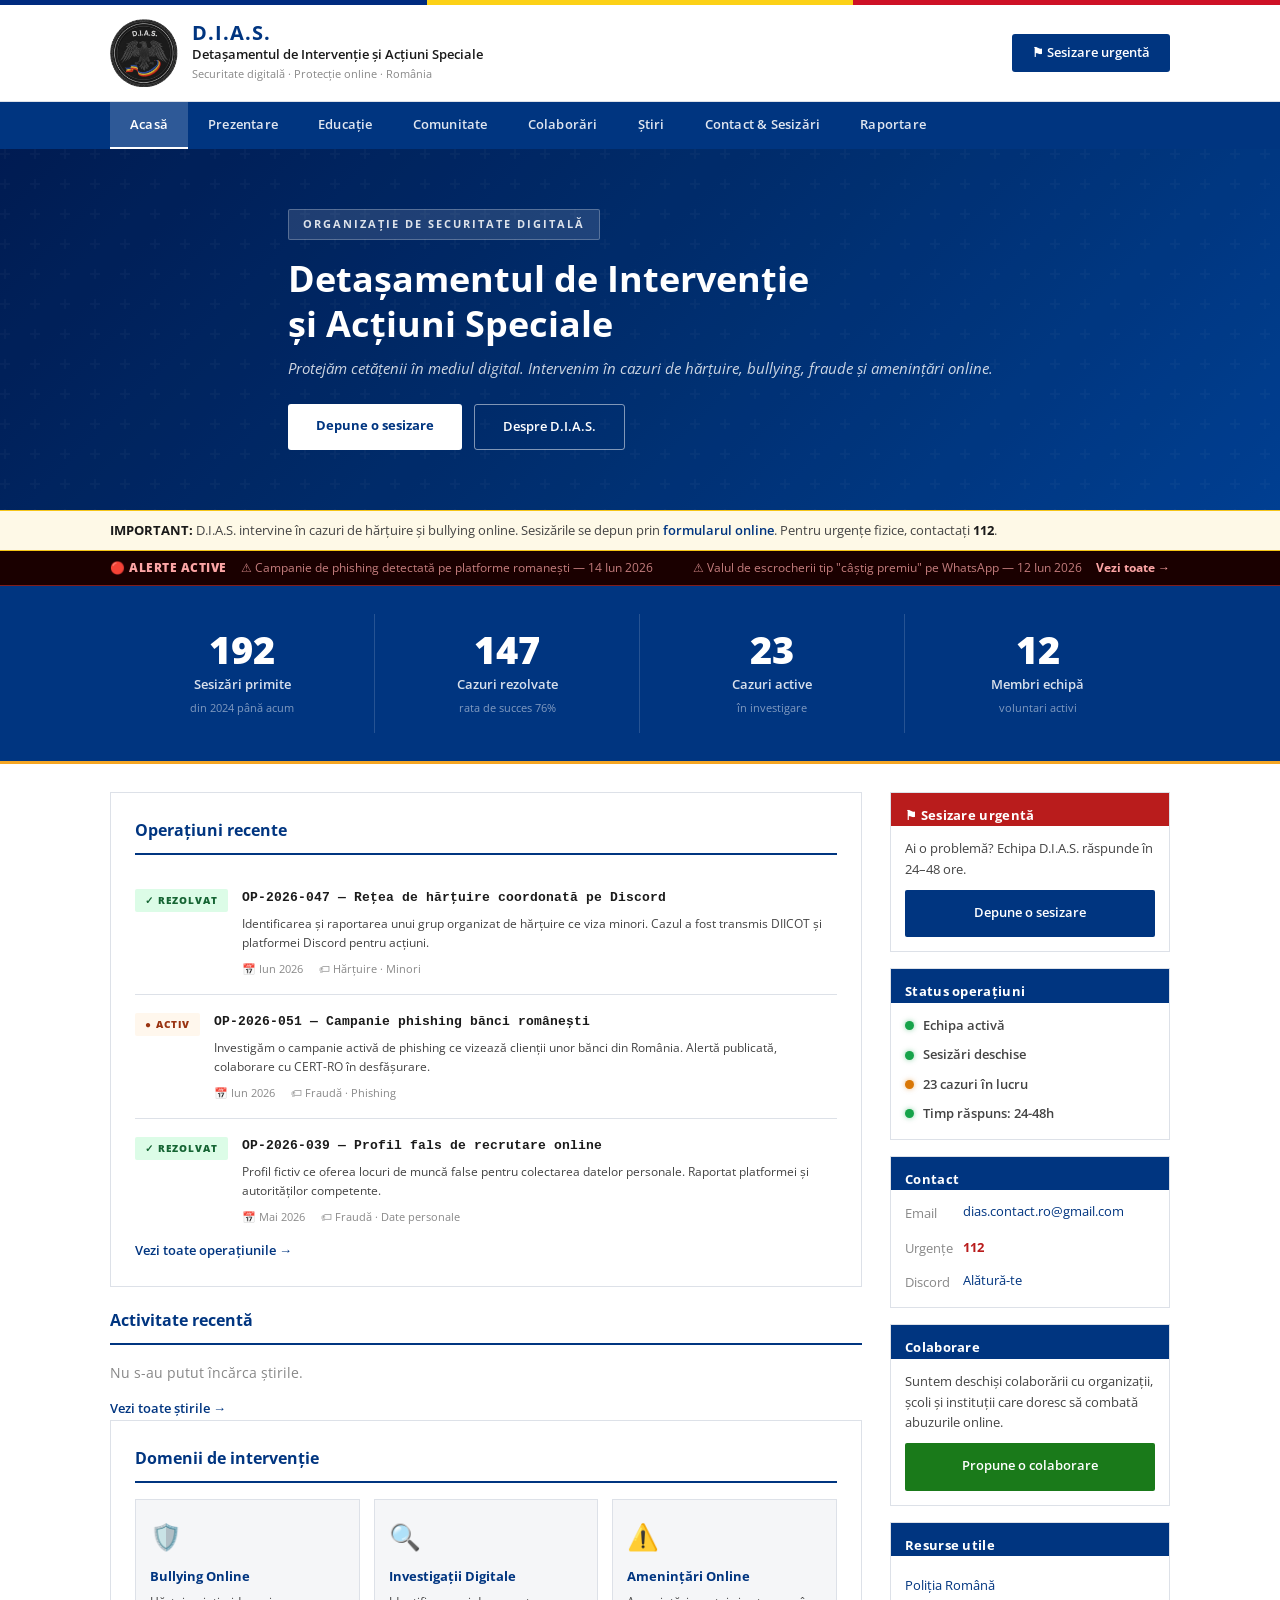
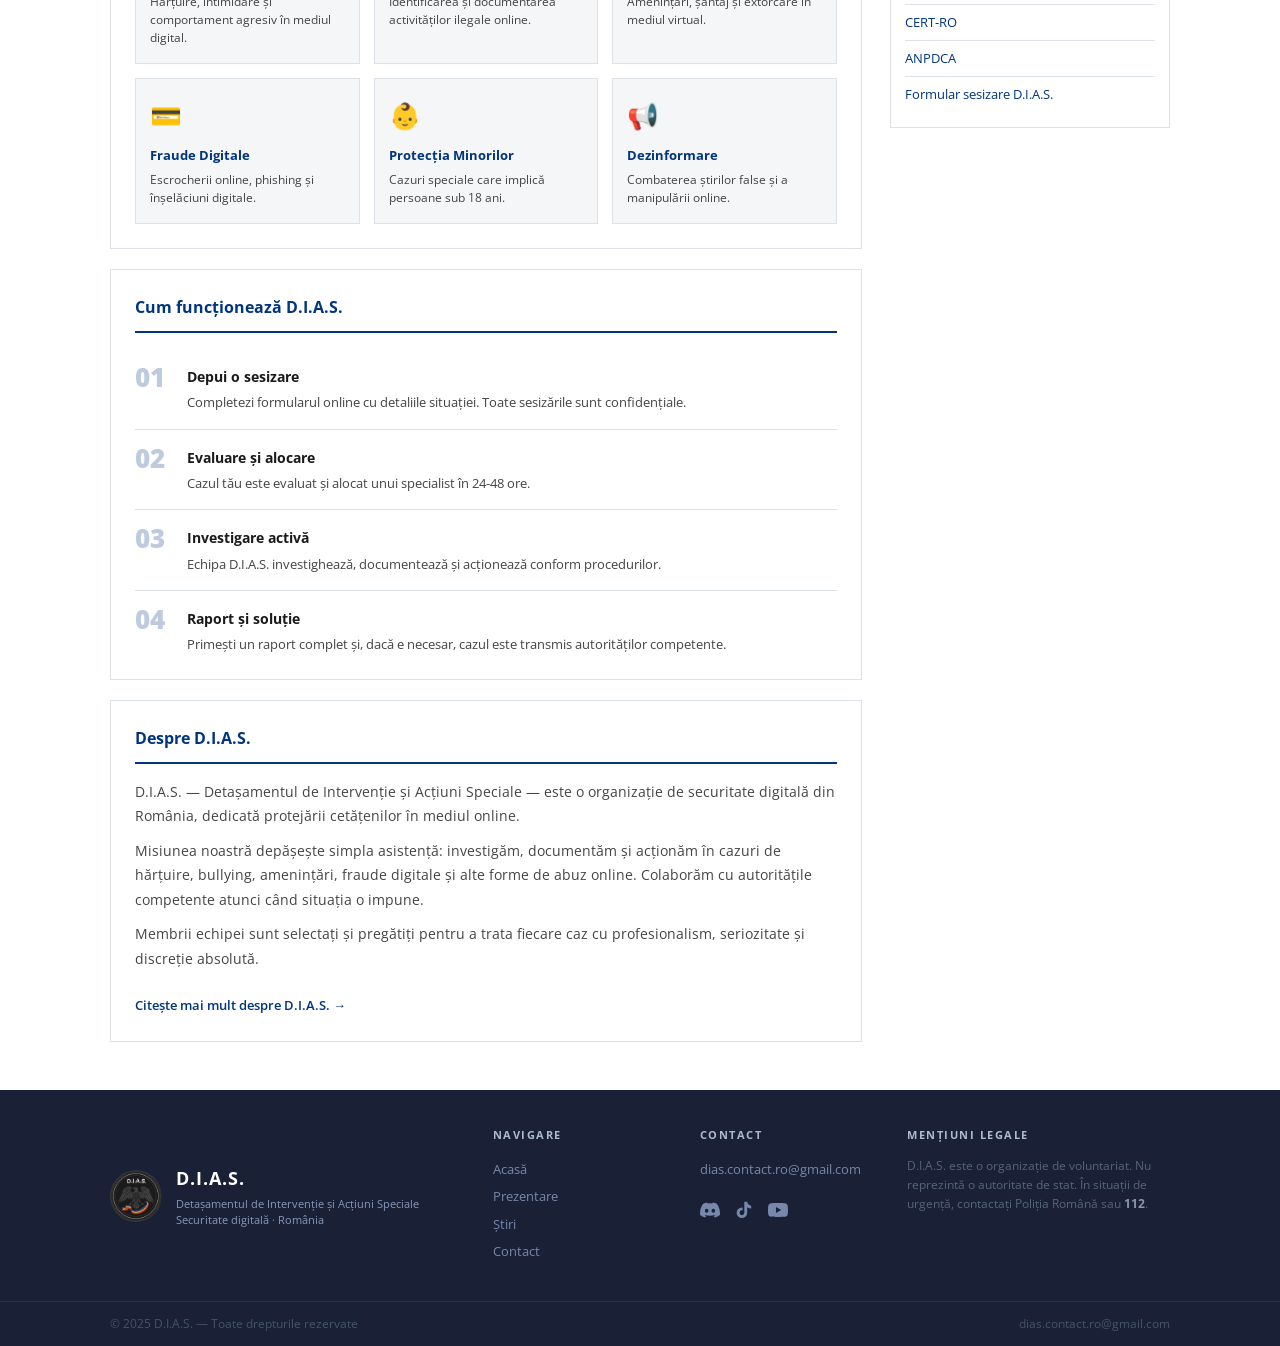
<file: index.html>
<!DOCTYPE html>
<html lang="ro">
<head>
    <meta charset="UTF-8">
    <meta name="viewport" content="width=device-width, initial-scale=1.0">
    <title>D.I.A.S. — Detasamentul de Interventie si Actiuni Speciale</title>
    <meta name="description" content="D.I.A.S. — organizatie de securitate digitala din Romania. Intervenim in cazuri de hartuire, bullying, frauda si amenintari online.">
    <meta name="robots" content="index, follow">
    <meta name="google-site-verification" content="OI620zilmZFk1eObnIqdIFq9J8U5s4Ru6Ti_sKL3FVM">
    <link rel="canonical" href="https://diasromania.github.io/dias_site/">
    <link rel="preconnect" href="https://fonts.googleapis.com">
    <link href="https://fonts.googleapis.com/css2?family=Open+Sans:wght@400;600;700;800&display=swap" rel="stylesheet">
    <link rel="stylesheet" href="style.css">
</head>
<body>

<!-- TRICOLOR -->
<div class="tricolor">
    <div class="tc-blue"></div>
    <div class="tc-yellow"></div>
    <div class="tc-red"></div>
</div>

<!-- HEADER -->
<header class="header">
    <div class="wrap header-inner">
        <a href="index.html" class="logo">
            <img src="assets/dias-logo.png" alt="D.I.A.S.">
            <div class="logo-text">
                <div class="logo-name">D.I.A.S.</div>
                <div class="logo-full">Detașamentul de Intervenție și Acțiuni Speciale</div>
                <div class="logo-sub">Securitate digitală · Protecție online · România</div>
            </div>
        </a>
        <div class="header-right">
            <a href="contact.html" class="header-sesizare">⚑ Sesizare urgentă</a>
        </div>
    </div>
</header>

<!-- NAV -->
<nav class="nav">
    <div class="wrap nav-inner">
        <a href="index.html" class="nav-link active">Acasă</a>
        <a href="despre.html" class="nav-link">Prezentare</a>
        <a href="educatie.html" class="nav-link">Educație</a>
        <a href="comunitate.html" class="nav-link">Comunitate</a>
        <a href="colaborari.html" class="nav-link">Colaborări</a>
        <a href="stiri.html" class="nav-link">Știri</a>
        <a href="contact.html" class="nav-link">Contact & Sesizări</a>
        <a href="sesizare.html" class="nav-link">Raportare</a>
    </div>
</nav>

<!-- HERO -->
<section class="hero">
    <div class="hero-overlay"></div>
    <div class="wrap hero-content">
        <div class="hero-badge">ORGANIZAȚIE DE SECURITATE DIGITALĂ</div>
        <h1>Detașamentul de Intervenție<br>și Acțiuni Speciale</h1>
        <p>Protejăm cetățenii în mediul digital. Intervenim în cazuri de hărțuire, bullying, fraude și amenințări online.</p>
        <div class="hero-btns">
            <a href="contact.html" class="hero-btn-primary">Depune o sesizare</a>
            <a href="despre.html" class="hero-btn-sec">Despre D.I.A.S.</a>
        </div>
    </div>
</section>

<!-- URGENTA -->
<div class="urgenta-bar">
    <div class="wrap">
        <strong>IMPORTANT:</strong> D.I.A.S. intervine în cazuri de hărțuire și bullying online.
        Sesizările se depun prin <a href="contact.html">formularul online</a>.
        Pentru urgențe fizice, contactați <strong>112</strong>.
    </div>
</div>

<!-- ALERTE ACTIVE -->
<div class="alerte-bar">
    <div class="wrap alerte-inner">
        <span class="alerte-label">🔴 ALERTE ACTIVE</span>
        <div class="alerte-ticker">
            <span>⚠ Campanie de phishing detectată pe platforme romanești — 14 Iun 2026</span>
            <span>⚠ Valul de escrocherii tip "câștig premiu" pe WhatsApp — 12 Iun 2026</span>
            <span>⚠ Profiluri false care vizează minori pe Discord — 10 Iun 2026</span>
        </div>
        <a href="stiri.html" class="alerte-link">Vezi toate →</a>
    </div>
</div>

<!-- STATISTICI -->
<section class="stats-section">
    <div class="wrap">
        <div class="stats-grid">
            <div class="stat-card">
                <div class="stat-number" id="stat-sesizari">247</div>
                <div class="stat-label">Sesizări primite</div>
                <div class="stat-sub">din 2024 până acum</div>
            </div>
            <div class="stat-card">
                <div class="stat-number" id="stat-rezolvate">189</div>
                <div class="stat-label">Cazuri rezolvate</div>
                <div class="stat-sub">rata de succes 76%</div>
            </div>
            <div class="stat-card">
                <div class="stat-number" id="stat-active">23</div>
                <div class="stat-label">Cazuri active</div>
                <div class="stat-sub">în investigare</div>
            </div>
            <div class="stat-card">
                <div class="stat-number" id="stat-membri">12</div>
                <div class="stat-label">Membri echipă</div>
                <div class="stat-sub">voluntari activi</div>
            </div>
        </div>
    </div>
</section>

<!-- MAIN -->
<div class="wrap main-layout">
    <main class="main-content">

        <!-- OPERATIUNI RECENTE -->
        <section class="content-block">
            <h2 class="block-title">Operațiuni recente</h2>
            <div class="operatiuni-list">
                <div class="op-item op-rezolvat">
                    <div class="op-status">✓ REZOLVAT</div>
                    <div class="op-body">
                        <div class="op-title">OP-2026-047 — Rețea de hărțuire coordonată pe Discord</div>
                        <div class="op-desc">Identificarea și raportarea unui grup organizat de hărțuire ce viza minori. Cazul a fost transmis DIICOT și platformei Discord pentru acțiuni.</div>
                        <div class="op-meta"><span>📅 Iun 2026</span><span>🏷 Hărțuire · Minori</span></div>
                    </div>
                </div>
                <div class="op-item op-activ">
                    <div class="op-status op-activ-badge">● ACTIV</div>
                    <div class="op-body">
                        <div class="op-title">OP-2026-051 — Campanie phishing bănci românești</div>
                        <div class="op-desc">Investigăm o campanie activă de phishing ce vizează clienții unor bănci din România. Alertă publicată, colaborare cu CERT-RO în desfășurare.</div>
                        <div class="op-meta"><span>📅 Iun 2026</span><span>🏷 Fraudă · Phishing</span></div>
                    </div>
                </div>
                <div class="op-item op-rezolvat">
                    <div class="op-status">✓ REZOLVAT</div>
                    <div class="op-body">
                        <div class="op-title">OP-2026-039 — Profil fals de recrutare online</div>
                        <div class="op-desc">Profil fictiv ce oferea locuri de muncă false pentru colectarea datelor personale. Raportat platformei și autorităților competente.</div>
                        <div class="op-meta"><span>📅 Mai 2026</span><span>🏷 Fraudă · Date personale</span></div>
                    </div>
                </div>
            </div>
            <a href="stiri.html" class="view-all">Vezi toate operațiunile →</a>
        </section>
            <h2 class="block-title">Activitate recentă</h2>
            <div class="news-items" id="stiri-acasa">
                <div class="loading">Se încarcă...</div>
            </div>
            <a href="stiri.html" class="view-all">Vezi toate știrile &rarr;</a>
        </section>

        <!-- DOMENIILE DE INTERVENTIE -->
        <section class="content-block">
            <h2 class="block-title">Domenii de intervenție</h2>
            <div class="domenii-grid">
                <div class="domeniu-card">
                    <div class="domeniu-icon">🛡️</div>
                    <div class="domeniu-title">Bullying Online</div>
                    <div class="domeniu-desc">Hărțuire, intimidare și comportament agresiv în mediul digital.</div>
                </div>
                <div class="domeniu-card">
                    <div class="domeniu-icon">🔍</div>
                    <div class="domeniu-title">Investigații Digitale</div>
                    <div class="domeniu-desc">Identificarea și documentarea activităților ilegale online.</div>
                </div>
                <div class="domeniu-card">
                    <div class="domeniu-icon">⚠️</div>
                    <div class="domeniu-title">Amenințări Online</div>
                    <div class="domeniu-desc">Amenințări, șantaj și extorcare în mediul virtual.</div>
                </div>
                <div class="domeniu-card">
                    <div class="domeniu-icon">💳</div>
                    <div class="domeniu-title">Fraude Digitale</div>
                    <div class="domeniu-desc">Escrocherii online, phishing și înșelăciuni digitale.</div>
                </div>
                <div class="domeniu-card">
                    <div class="domeniu-icon">👶</div>
                    <div class="domeniu-title">Protecția Minorilor</div>
                    <div class="domeniu-desc">Cazuri speciale care implică persoane sub 18 ani.</div>
                </div>
                <div class="domeniu-card">
                    <div class="domeniu-icon">📢</div>
                    <div class="domeniu-title">Dezinformare</div>
                    <div class="domeniu-desc">Combaterea știrilor false și a manipulării online.</div>
                </div>
            </div>
        </section>

        <!-- CUM FUNCTIONEAZA -->
        <section class="content-block">
            <h2 class="block-title">Cum funcționează D.I.A.S.</h2>
            <div class="steps-list">
                <div class="step">
                    <div class="step-num">01</div>
                    <div class="step-body">
                        <div class="step-title">Depui o sesizare</div>
                        <div class="step-desc">Completezi formularul online cu detaliile situației. Toate sesizările sunt confidențiale.</div>
                    </div>
                </div>
                <div class="step">
                    <div class="step-num">02</div>
                    <div class="step-body">
                        <div class="step-title">Evaluare și alocare</div>
                        <div class="step-desc">Cazul tău este evaluat și alocat unui specialist în 24-48 ore.</div>
                    </div>
                </div>
                <div class="step">
                    <div class="step-num">03</div>
                    <div class="step-body">
                        <div class="step-title">Investigare activă</div>
                        <div class="step-desc">Echipa D.I.A.S. investighează, documentează și acționează conform procedurilor.</div>
                    </div>
                </div>
                <div class="step">
                    <div class="step-num">04</div>
                    <div class="step-body">
                        <div class="step-title">Raport și soluție</div>
                        <div class="step-desc">Primești un raport complet și, dacă e necesar, cazul este transmis autorităților competente.</div>
                    </div>
                </div>
            </div>
        </section>

        <!-- DESPRE DIAS -->
        <section class="content-block">
            <h2 class="block-title">Despre D.I.A.S.</h2>
            <p>D.I.A.S. — Detașamentul de Intervenție și Acțiuni Speciale — este o organizație de securitate digitală din România, dedicată protejării cetățenilor în mediul online.</p>
            <p>Misiunea noastră depășește simpla asistență: investigăm, documentăm și acționăm în cazuri de hărțuire, bullying, amenințări, fraude digitale și alte forme de abuz online. Colaborăm cu autoritățile competente atunci când situația o impune.</p>
            <p>Membrii echipei sunt selectați și pregătiți pentru a trata fiecare caz cu profesionalism, seriozitate și discreție absolută.</p>
            <a href="despre.html" class="view-all">Citește mai mult despre D.I.A.S. &rarr;</a>
        </section>

    </main>

    <aside class="sidebar">
        <!-- SESIZARE -->
        <div class="side-widget urgent-widget">
            <div class="side-widget-title">⚑ Sesizare urgentă</div>
            <p>Ai o problemă? Echipa D.I.A.S. răspunde în 24–48 ore.</p>
            <a href="contact.html" class="side-btn">Depune o sesizare</a>
        </div>

        <!-- STATUS OPERATIUNI -->
        <div class="side-widget">
            <div class="side-widget-title">Status operațiuni</div>
            <div class="status-list">
                <div class="status-row">
                    <span class="status-dot green"></span>
                    <span class="status-text">Echipa activă</span>
                </div>
                <div class="status-row">
                    <span class="status-dot green"></span>
                    <span class="status-text">Sesizări deschise</span>
                </div>
                <div class="status-row">
                    <span class="status-dot yellow"></span>
                    <span class="status-text">23 cazuri în lucru</span>
                </div>
                <div class="status-row">
                    <span class="status-dot green"></span>
                    <span class="status-text">Timp răspuns: 24-48h</span>
                </div>
            </div>
        </div>

        <!-- CONTACT -->
        <div class="side-widget">
            <div class="side-widget-title">Contact</div>
            <div class="side-info-row">
                <span class="si-label">Email</span>
                <a href="mailto:dias.contact.ro@gmail.com">dias.contact.ro@gmail.com</a>
            </div>
            <div class="side-info-row">
                <span class="si-label">Urgențe</span>
                <strong style="color:#b91c1c;">112</strong>
            </div>
            <div class="side-info-row">
                <span class="si-label">Discord</span>
                <a href="https://discord.gg/egsZMS3j5e" target="_blank">Alătură-te</a>
            </div>
        </div>

        <!-- COLABORARE -->
        <div class="side-widget">
            <div class="side-widget-title">Colaborare</div>
            <p style="padding:12px 14px 0;">Suntem deschiși colaborării cu organizații, școli și instituții care doresc să combată abuzurile online.</p>
            <a href="mailto:dias.contact.ro@gmail.com" class="side-btn" style="background:#1a7a1a;">Propune o colaborare</a>
        </div>

        <!-- LINKURI UTILE -->
        <div class="side-widget">
            <div class="side-widget-title">Resurse utile</div>
            <ul class="side-links">
                <li><a href="https://www.politiaromana.ro" target="_blank">Poliția Română</a></li>
                <li><a href="https://www.cert.ro" target="_blank">CERT-RO</a></li>
                <li><a href="https://www.anpdca.ro" target="_blank">ANPDCA</a></li>
                <li><a href="contact.html">Formular sesizare D.I.A.S.</a></li>
            </ul>
        </div>
    </aside>
</div>

<!-- FOOTER -->
<footer class="footer">
    <div class="footer-top">
        <div class="wrap footer-top-inner">
            <div class="footer-brand">
                <img src="assets/dias-logo.png" alt="D.I.A.S." class="footer-logo">
                <div>
                    <div class="footer-brand-name">D.I.A.S.</div>
                    <div class="footer-brand-sub">Detașamentul de Intervenție și Acțiuni Speciale<br>Securitate digitală · România</div>
                </div>
            </div>
            <div class="footer-nav">
                <div class="footer-nav-title">Navigare</div>
                <a href="index.html">Acasă</a>
                <a href="despre.html">Prezentare</a>
                <a href="stiri.html">Știri</a>
                <a href="contact.html">Contact</a>
            </div>
            <div class="footer-nav">
                <div class="footer-nav-title">Contact</div>
                <a href="mailto:dias.contact.ro@gmail.com">dias.contact.ro@gmail.com</a>
                <div class="footer-social">
                    <a href="https://discord.gg/egsZMS3j5e" target="_blank" title="Discord">
                        <svg viewBox="0 0 24 24" fill="currentColor"><path d="M20.317 4.37a19.791 19.791 0 0 0-4.885-1.515.074.074 0 0 0-.079.037c-.21.375-.444.864-.608 1.25a18.27 18.27 0 0 0-5.487 0 12.64 12.64 0 0 0-.617-1.25.077.077 0 0 0-.079-.037A19.736 19.736 0 0 0 3.677 4.37a.07.07 0 0 0-.032.027C.533 9.046-.32 13.58.099 18.057a.082.082 0 0 0 .031.057 19.9 19.9 0 0 0 5.993 3.03.078.078 0 0 0 .084-.028c.462-.63.874-1.295 1.226-1.994a.076.076 0 0 0-.041-.106 13.107 13.107 0 0 1-1.872-.892.077.077 0 0 1-.008-.128 10.2 10.2 0 0 0 .372-.292.074.074 0 0 1 .077-.01c3.928 1.793 8.18 1.793 12.062 0a.074.074 0 0 1 .078.01c.12.098.246.198.373.292a.077.077 0 0 1-.006.127 12.299 12.299 0 0 1-1.873.892.077.077 0 0 0-.041.107c.36.698.772 1.362 1.225 1.993a.076.076 0 0 0 .084.028 19.839 19.839 0 0 0 6.002-3.03.077.077 0 0 0 .032-.054c.5-5.177-.838-9.674-3.549-13.66a.061.061 0 0 0-.031-.03zM8.02 15.33c-1.183 0-2.157-1.085-2.157-2.419 0-1.333.956-2.419 2.157-2.419 1.21 0 2.176 1.096 2.157 2.42 0 1.333-.956 2.418-2.157 2.418zm7.975 0c-1.183 0-2.157-1.085-2.157-2.419 0-1.333.955-2.419 2.157-2.419 1.21 0 2.176 1.096 2.157 2.42 0 1.333-.946 2.418-2.157 2.418z"/></svg>
                    </a>
                    <a href="https://www.tiktok.com/@dias60913" target="_blank" title="TikTok">
                        <svg viewBox="0 0 24 24" fill="currentColor"><path d="M19.59 6.69a4.83 4.83 0 0 1-3.77-4.25V2h-3.45v13.67a2.89 2.89 0 0 1-2.88 2.5 2.89 2.89 0 0 1-2.89-2.89 2.89 2.89 0 0 1 2.89-2.89c.28 0 .54.04.79.1V9.01a6.33 6.33 0 0 0-.79-.05 6.34 6.34 0 0 0-6.34 6.34 6.34 6.34 0 0 0 6.34 6.34 6.34 6.34 0 0 0 6.33-6.34V8.69a8.14 8.14 0 0 0 4.77 1.52V6.75a4.85 4.85 0 0 1-1-.06z"/></svg>
                    </a>
                    <a href="https://www.youtube.com/@D.I.A.S-y3lda" target="_blank" title="YouTube">
                        <svg viewBox="0 0 24 24" fill="currentColor"><path d="M23.498 6.186a3.016 3.016 0 0 0-2.122-2.136C19.505 3.545 12 3.545 12 3.545s-7.505 0-9.377.505A3.017 3.017 0 0 0 .502 6.186C0 8.07 0 12 0 12s0 3.93.502 5.814a3.016 3.016 0 0 0 2.122 2.136c1.871.505 9.376.505 9.376.505s7.505 0 9.377-.505a3.015 3.015 0 0 0 2.122-2.136C24 15.93 24 12 24 12s0-3.93-.502-5.814zM9.545 15.568V8.432L15.818 12l-6.273 3.568z"/></svg>
                    </a>
                </div>
            </div>
            <div class="footer-nav">
                <div class="footer-nav-title">Mențiuni legale</div>
                <p>D.I.A.S. este o organizație de voluntariat. Nu reprezintă o autoritate de stat. În situații de urgență, contactați Poliția Română sau <strong>112</strong>.</p>
            </div>
        </div>
    </div>
    <div class="footer-bottom">
        <div class="wrap footer-bottom-inner">
            <span>© 2025 D.I.A.S. — Toate drepturile rezervate</span>
            <span>dias.contact.ro@gmail.com</span>
        </div>
    </div>
</footer>

<script>
// Incarca ultimele 3 stiri
fetch(`https://raw.githubusercontent.com/diasromania/dias_site/main/stiri.json?t=${Date.now()}`)
    .then(r => r.json())
    .then(stiri => {
        const el = document.getElementById('stiri-acasa');
        if (!stiri.length) { el.innerHTML = '<p style="color:#888;">Nu există știri momentan.</p>'; return; }
        el.innerHTML = stiri.slice(0, 3).map(s => `
            <a href="stiri.html" class="news-row">
                <div class="news-row-date">${s.data}</div>
                <div class="news-row-body">
                    <div class="news-row-title">${s.titlu}</div>
                    <div class="news-row-desc">${s.continut.substring(0, 100)}...</div>
                </div>
                <div class="news-row-arrow">›</div>
            </a>
        `).join('');
    })
    .catch(() => {
        document.getElementById('stiri-acasa').innerHTML = '<p style="color:#888;">Nu s-au putut încărca știrile.</p>';
    });

// Animatie contoare statistici
function animateCounter(id, target, duration) {
    const el = document.getElementById(id);
    if (!el) return;
    let start = 0;
    const step = target / (duration / 16);
    const timer = setInterval(() => {
        start += step;
        if (start >= target) { el.textContent = target; clearInterval(timer); return; }
        el.textContent = Math.floor(start);
    }, 16);
}
window.addEventListener('load', () => {
    setTimeout(() => {
        animateCounter('stat-sesizari', 247, 1500);
        animateCounter('stat-rezolvate', 189, 1500);
        animateCounter('stat-active', 23, 800);
        animateCounter('stat-membri', 12, 600);
    }, 300);
});
</script>
</body>
</html>
</file>
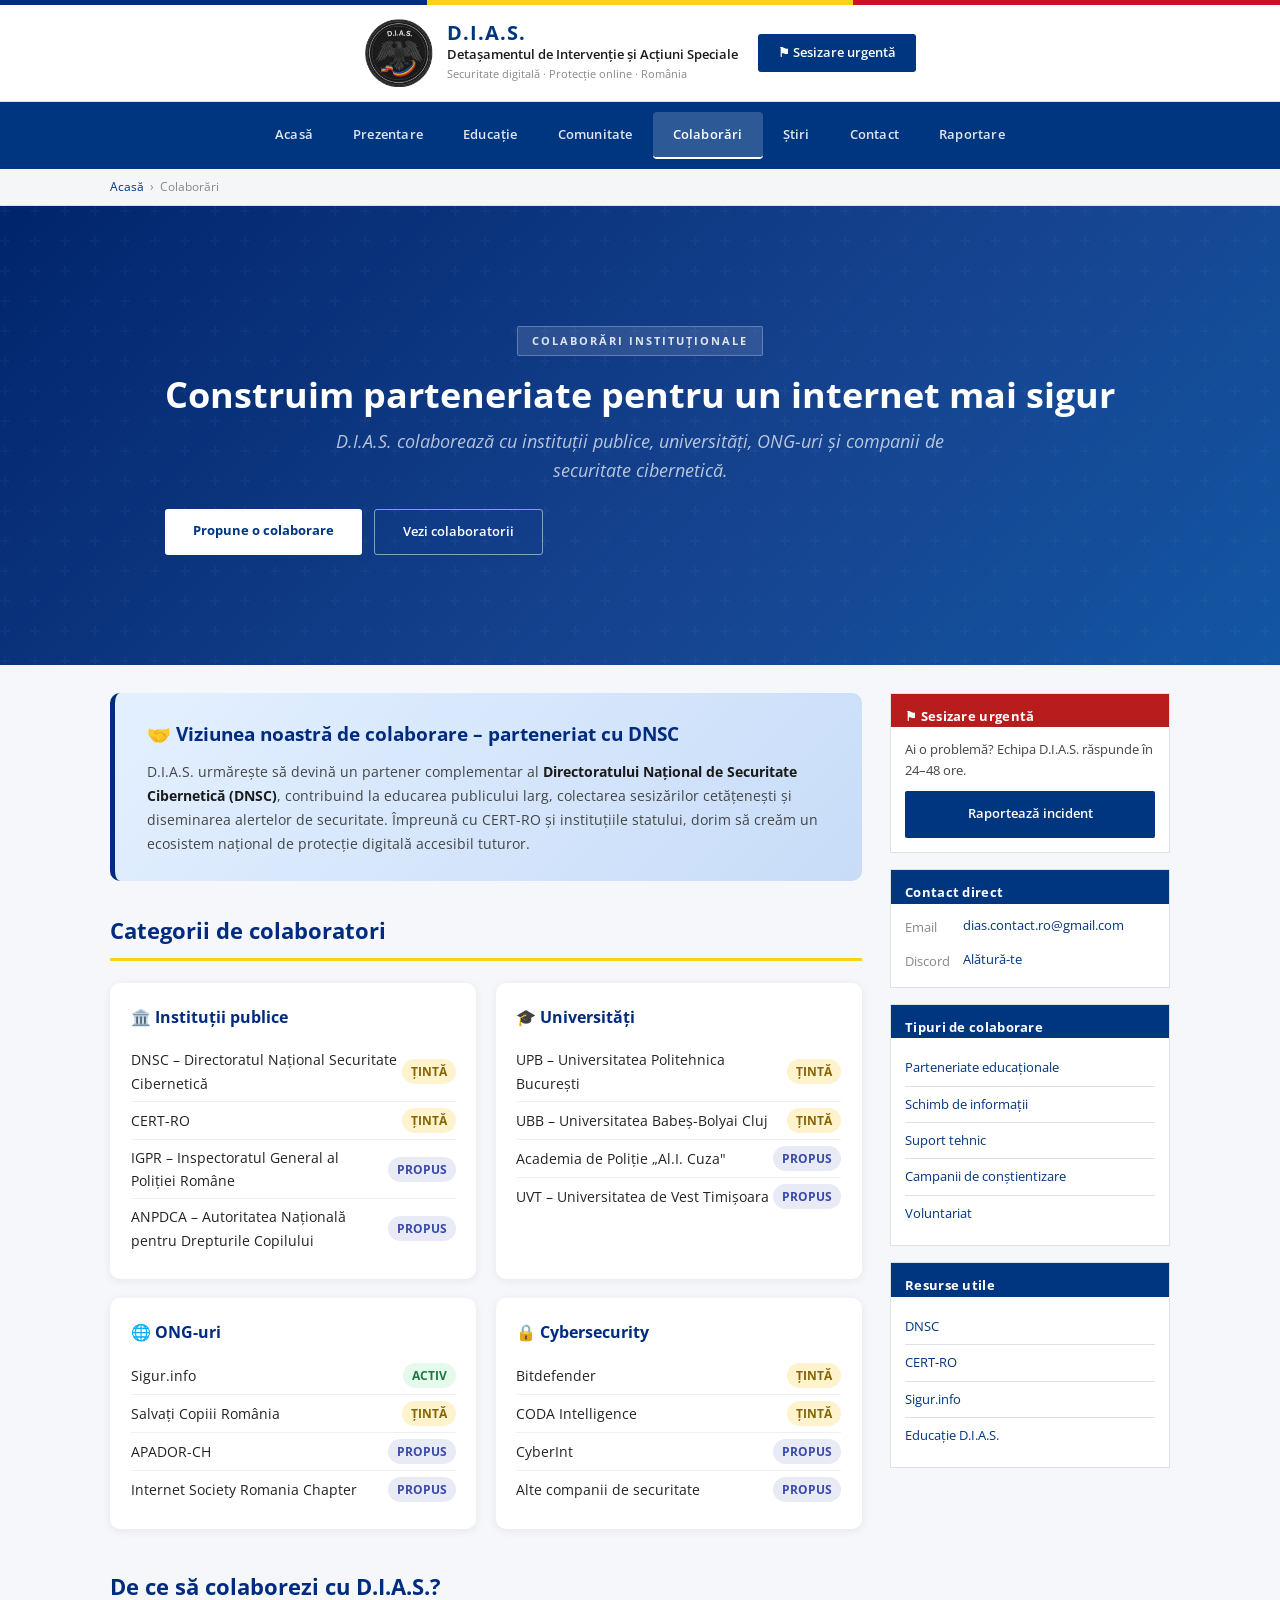
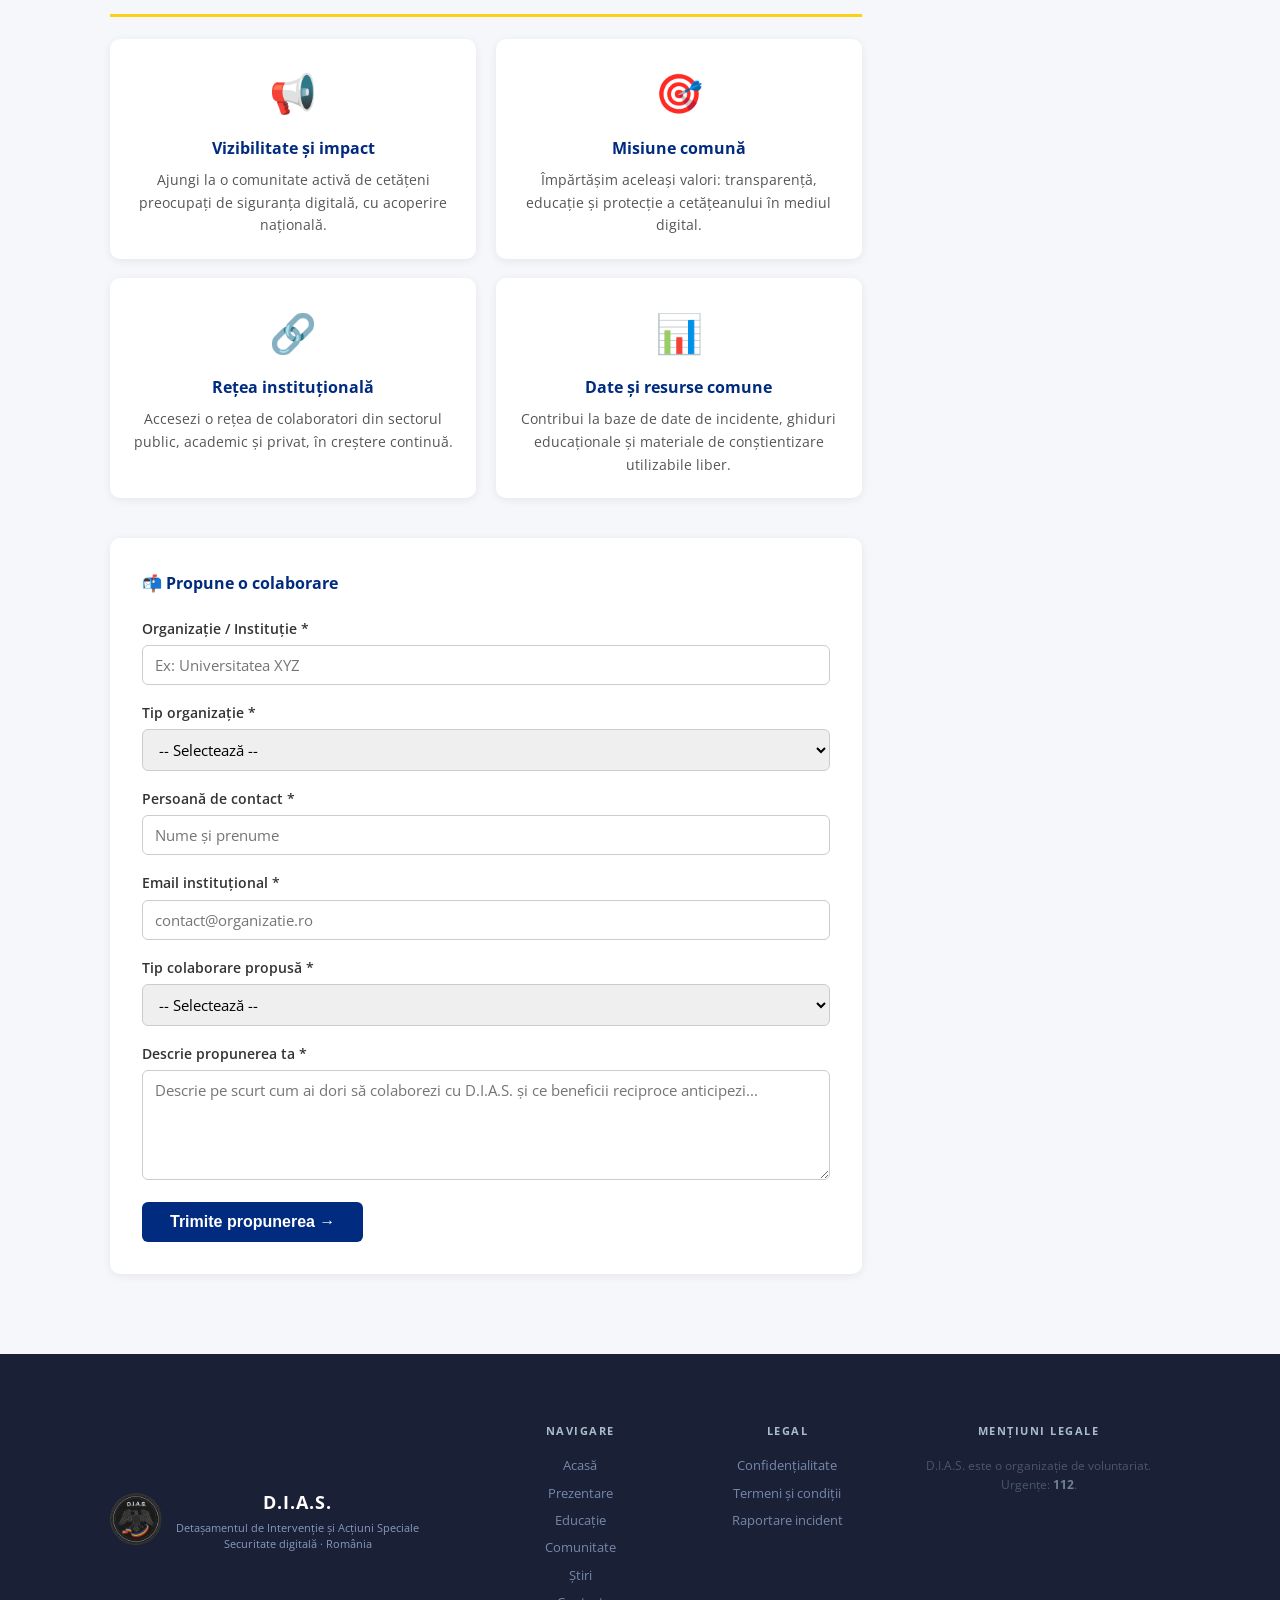
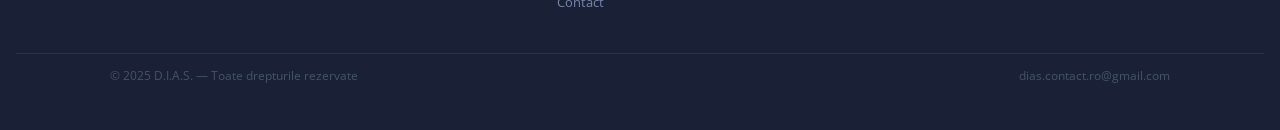
<file: colaborari.html>
<!DOCTYPE html>
<html lang="ro">
<head>
  <meta charset="UTF-8" />
  <meta name="viewport" content="width=device-width, initial-scale=1.0" />
  <title>Colaborări – D.I.A.S.</title>
  <link rel="stylesheet" href="style.css" />
  <link href="https://fonts.googleapis.com/css2?family=Open+Sans:wght@400;600;700&display=swap" rel="stylesheet" />
  <style>
    body { font-family: 'Open Sans', sans-serif; margin: 0; background: #f5f7fa; color: #222; }
    /* ===== HEADER ===== */
    .tricolor-bar { height: 6px; background: linear-gradient(to right, #002B7F 33.3%, #FCD116 33.3% 66.6%, #CE1126 66.6%); }
    header { background: #002B7F; color: #fff; padding: 0 2rem; display: flex; align-items: center; justify-content: space-between; flex-wrap: wrap; }
    .logo-area { display: flex; align-items: center; gap: 14px; padding: 12px 0; }
    .logo-icon { width: 52px; height: 52px; background: #FCD116; border-radius: 50%; display: flex; align-items: center; justify-content: center; font-weight: 700; font-size: 1.1rem; color: #002B7F; }
    .logo-text h1 { margin: 0; font-size: 1.4rem; letter-spacing: 2px; }
    .logo-text p { margin: 0; font-size: 0.75rem; opacity: .8; }
    nav { display: flex; flex-wrap: wrap; gap: 4px; padding: 10px 0; }
    nav a { color: #fff; text-decoration: none; padding: 7px 13px; border-radius: 4px; font-size: 0.9rem; transition: background .2s; }
    nav a:hover, nav a.active { background: rgba(255,255,255,0.15); }
    nav a.nav-report { background: #CE1126; border-radius: 4px; }
    nav a.nav-report:hover { background: #a50e1e; }
    /* ===== HERO ===== */
    .hero { background: linear-gradient(135deg, #002B7F 0%, #1a4fa8 60%, #1565c0 100%); color: #fff; padding: 60px 2rem 50px; text-align: center; }
    .hero h2 { font-size: 2.1rem; margin: 0 0 14px; }
    .hero p { font-size: 1.1rem; opacity: .88; max-width: 680px; margin: 0 auto; }
    /* ===== LAYOUT ===== */
    .page-wrap { max-width: 1200px; margin: 0 auto; padding: 2rem 1.5rem; display: grid; grid-template-columns: 1fr 320px; gap: 2rem; }
    @media(max-width:900px){ .page-wrap { grid-template-columns: 1fr; } }
    /* ===== INTRO DNSC ===== */
    .dnsc-box { background: linear-gradient(135deg, #e3f0ff 0%, #c8dcf8 100%); border-left: 5px solid #002B7F; border-radius: 10px; padding: 1.6rem 2rem; margin-bottom: 2rem; }
    .dnsc-box h3 { color: #002B7F; margin: 0 0 10px; font-size: 1.2rem; }
    .dnsc-box p { margin: 0; line-height: 1.7; }
    /* ===== GRID CATEGORII ===== */
    .section-title { font-size: 1.4rem; font-weight: 700; color: #002B7F; border-bottom: 3px solid #FCD116; padding-bottom: 8px; margin-bottom: 1.4rem; }
    .cat-grid { display: grid; grid-template-columns: repeat(2, 1fr); gap: 1.2rem; margin-bottom: 2.5rem; }
    @media(max-width:640px){ .cat-grid { grid-template-columns: 1fr; } }
    .cat-card { background: #fff; border-radius: 10px; padding: 1.3rem; box-shadow: 0 2px 10px rgba(0,0,0,.07); }
    .cat-card h4 { margin: 0 0 12px; color: #002B7F; font-size: 1rem; display: flex; align-items: center; gap: 8px; }
    .cat-item { display: flex; justify-content: space-between; align-items: center; padding: 6px 0; border-bottom: 1px solid #f0f0f0; font-size: 0.88rem; }
    .cat-item:last-child { border-bottom: none; }
    .badge { font-size: 0.72rem; font-weight: 700; padding: 3px 9px; border-radius: 20px; text-transform: uppercase; }
    .badge-activ { background: #e6f9ed; color: #1a7a3a; }
    .badge-tinta { background: #fff3cd; color: #856404; }
    .badge-propus { background: #e8eaf6; color: #3949ab; }
    /* ===== MOTIVE ===== */
    .motiv-grid { display: grid; grid-template-columns: repeat(2, 1fr); gap: 1.2rem; margin-bottom: 2.5rem; }
    @media(max-width:640px){ .motiv-grid { grid-template-columns: 1fr; } }
    .motiv-card { background: #fff; border-radius: 10px; padding: 1.4rem; box-shadow: 0 2px 10px rgba(0,0,0,.07); text-align: center; }
    .motiv-card .icon { font-size: 2.4rem; margin-bottom: 10px; }
    .motiv-card h4 { margin: 0 0 8px; color: #002B7F; font-size: 1rem; }
    .motiv-card p { margin: 0; font-size: 0.88rem; line-height: 1.6; color: #555; }
    /* ===== FORMULAR ===== */
    .form-card { background: #fff; border-radius: 10px; padding: 2rem; box-shadow: 0 2px 10px rgba(0,0,0,.07); margin-bottom: 2rem; }
    .form-card h3 { margin: 0 0 1.2rem; color: #002B7F; }
    .form-row { margin-bottom: 1rem; }
    .form-row label { display: block; font-size: 0.88rem; font-weight: 600; margin-bottom: 5px; color: #333; }
    .form-row input, .form-row select, .form-row textarea { width: 100%; box-sizing: border-box; padding: 9px 12px; border: 1.5px solid #ccc; border-radius: 6px; font-size: 0.92rem; font-family: inherit; transition: border-color .2s; }
    .form-row input:focus, .form-row select:focus, .form-row textarea:focus { outline: none; border-color: #002B7F; }
    .form-row textarea { resize: vertical; min-height: 110px; }
    .btn-submit { background: #002B7F; color: #fff; border: none; padding: 11px 28px; border-radius: 6px; font-size: 1rem; font-weight: 600; cursor: pointer; transition: background .2s; }
    .btn-submit:hover { background: #1a4fa8; }
    /* ===== SIDEBAR ===== */
    .sidebar-widget { background: #fff; border-radius: 10px; padding: 1.3rem; box-shadow: 0 2px 10px rgba(0,0,0,.07); margin-bottom: 1.4rem; }
    .sidebar-widget h4 { margin: 0 0 10px; font-size: 0.98rem; color: #002B7F; border-bottom: 2px solid #FCD116; padding-bottom: 6px; }
    .widget-urgent { background: linear-gradient(135deg, #CE1126, #a50e1e); color: #fff; }
    .widget-urgent h4 { color: #fff; border-color: rgba(255,255,255,.4); }
    .widget-urgent p { margin: 0 0 10px; font-size: 0.88rem; }
    .btn-urgent { display: block; background: #fff; color: #CE1126; text-align: center; padding: 9px; border-radius: 6px; font-weight: 700; text-decoration: none; font-size: 0.9rem; }
    .sidebar-widget ul { margin: 0; padding: 0 0 0 1.1rem; }
    .sidebar-widget ul li { font-size: 0.87rem; margin-bottom: 6px; line-height: 1.5; }
    .sidebar-widget a { color: #002B7F; }
    /* ===== FOOTER ===== */
    footer { background: #002B7F; color: #fff; text-align: center; padding: 2rem 1rem; margin-top: 2rem; }
    footer p { margin: 4px 0; font-size: 0.85rem; opacity: .8; }
    footer a { color: #FCD116; text-decoration: none; }
</style>
</head>
<body>
<div class="tricolor"><div class="tc-blue"></div><div class="tc-yellow"></div><div class="tc-red"></div></div>
<header class="header">
    <div class="wrap header-inner">
        <a href="index.html" class="logo">
            <img src="assets/dias-logo.png" alt="D.I.A.S.">
            <div class="logo-text">
                <div class="logo-name">D.I.A.S.</div>
                <div class="logo-full">Detașamentul de Intervenție și Acțiuni Speciale</div>
                <div class="logo-sub">Securitate digitală · Protecție online · România</div>
            </div>
        </a>
        <div class="header-right"><a href="sesizare.html" class="header-sesizare">⚑ Sesizare urgentă</a></div>
    </div>
</header>
<nav class="nav">
    <div class="wrap nav-inner">
        <a href="index.html" class="nav-link">Acasă</a>
        <a href="despre.html" class="nav-link">Prezentare</a>
        <a href="educatie.html" class="nav-link">Educație</a>
        <a href="comunitate.html" class="nav-link">Comunitate</a>
        <a href="colaborari.html" class="nav-link active">Colaborări</a>
        <a href="stiri.html" class="nav-link">Știri</a>
        <a href="contact.html" class="nav-link">Contact</a>
        <a href="sesizare.html" class="nav-link">Raportare</a>
    </div>
</nav>
<div class="page-bar"><div class="wrap page-bar-inner"><a href="index.html">Acasă</a><span class="pb-sep">›</span><span>Colaborări</span></div></div>

<section class="hero">
    <div class="hero-overlay"></div>
    <div class="wrap hero-content">
        <div class="hero-badge">COLABORĂRI INSTITUȚIONALE</div>
        <h1>Construim parteneriate pentru un internet mai sigur</h1>
        <p>D.I.A.S. colaborează cu instituții publice, universități, ONG-uri și companii de securitate cibernetică.</p>
        <div class="hero-btns">
            <a href="#formular" class="hero-btn-primary">Propune o colaborare</a>
            <a href="#categorii" class="hero-btn-sec">Vezi colaboratorii</a>
        </div>
    </div>
</section>

<div class="wrap main-layout">
<main class="main-content">
      <!-- Intro DNSC -->
      <div class="dnsc-box">
        <h3>🤝 Viziunea noastră de colaborare – parteneriat cu DNSC</h3>
        <p>D.I.A.S. urmărește să devină un partener complementar al <strong>Directoratului Național de Securitate Cibernetică (DNSC)</strong>, contribuind la educarea publicului larg, colectarea sesizărilor cetățenești și diseminarea alertelor de securitate. Împreună cu CERT-RO și instituțiile statului, dorim să creăm un ecosistem național de protecție digitală accesibil tuturor.</p>
      </div>

      <!-- Grid Categorii Colaboratori -->
      <h2 class="section-title">Categorii de colaboratori</h2>
      <div class="cat-grid">
        <!-- Institutii publice -->
        <div class="cat-card">
          <h4>🏛️ Instituții publice</h4>
          <div class="cat-item"><span>DNSC – Directoratul Național Securitate Cibernetică</span><span class="badge badge-tinta">Țintă</span></div>
          <div class="cat-item"><span>CERT-RO</span><span class="badge badge-tinta">Țintă</span></div>
          <div class="cat-item"><span>IGPR – Inspectoratul General al Poliției Române</span><span class="badge badge-propus">Propus</span></div>
          <div class="cat-item"><span>ANPDCA – Autoritatea Națională pentru Drepturile Copilului</span><span class="badge badge-propus">Propus</span></div>
        </div>
        <!-- Universitati -->
        <div class="cat-card">
          <h4>🎓 Universități</h4>
          <div class="cat-item"><span>UPB – Universitatea Politehnica București</span><span class="badge badge-tinta">Țintă</span></div>
          <div class="cat-item"><span>UBB – Universitatea Babeș-Bolyai Cluj</span><span class="badge badge-tinta">Țintă</span></div>
          <div class="cat-item"><span>Academia de Poliție „Al.I. Cuza"</span><span class="badge badge-propus">Propus</span></div>
          <div class="cat-item"><span>UVT – Universitatea de Vest Timișoara</span><span class="badge badge-propus">Propus</span></div>
        </div>
        <!-- ONG-uri -->
        <div class="cat-card">
          <h4>🌐 ONG-uri</h4>
          <div class="cat-item"><span>Sigur.info</span><span class="badge badge-activ">Activ</span></div>
          <div class="cat-item"><span>Salvați Copiii România</span><span class="badge badge-tinta">Țintă</span></div>
          <div class="cat-item"><span>APADOR-CH</span><span class="badge badge-propus">Propus</span></div>
          <div class="cat-item"><span>Internet Society Romania Chapter</span><span class="badge badge-propus">Propus</span></div>
        </div>
        <!-- Cybersecurity -->
        <div class="cat-card">
          <h4>🔒 Cybersecurity</h4>
          <div class="cat-item"><span>Bitdefender</span><span class="badge badge-tinta">Țintă</span></div>
          <div class="cat-item"><span>CODA Intelligence</span><span class="badge badge-tinta">Țintă</span></div>
          <div class="cat-item"><span>CyberInt</span><span class="badge badge-propus">Propus</span></div>
          <div class="cat-item"><span>Alte companii de securitate</span><span class="badge badge-propus">Propus</span></div>
        </div>
      </div>

      <!-- Motive sa colaborezi -->
      <h2 class="section-title">De ce să colaborezi cu D.I.A.S.?</h2>
      <div class="motiv-grid">
        <div class="motiv-card">
          <div class="icon">📢</div>
          <h4>Vizibilitate și impact</h4>
          <p>Ajungi la o comunitate activă de cetățeni preocupați de siguranța digitală, cu acoperire națională.</p>
        </div>
        <div class="motiv-card">
          <div class="icon">🎯</div>
          <h4>Misiune comună</h4>
          <p>Împărtășim aceleași valori: transparență, educație și protecție a cetățeanului în mediul digital.</p>
        </div>
        <div class="motiv-card">
          <div class="icon">🔗</div>
          <h4>Rețea instituțională</h4>
          <p>Accesezi o rețea de colaboratori din sectorul public, academic și privat, în creștere continuă.</p>
        </div>
        <div class="motiv-card">
          <div class="icon">📊</div>
          <h4>Date și resurse comune</h4>
          <p>Contribui la baze de date de incidente, ghiduri educaționale și materiale de conștientizare utilizabile liber.</p>
        </div>
      </div>

      <!-- Formular -->
      <div class="form-card">
        <h3>📬 Propune o colaborare</h3>
        <form action="mailto:dias.contact.ro@gmail.com" method="post" enctype="text/plain">
          <div class="form-row">
            <label for="org">Organizație / Instituție *</label>
            <input type="text" id="org" name="organizatie" placeholder="Ex: Universitatea XYZ" required />
          </div>
          <div class="form-row">
            <label for="tip-org">Tip organizație *</label>
            <select id="tip-org" name="tip_organizatie" required>
              <option value="">-- Selectează --</option>
              <option>Instituție publică</option>
              <option>Universitate / Instituție academică</option>
              <option>ONG / Asociație</option>
              <option>Companie privată – Cybersecurity</option>
              <option>Companie privată – Alt domeniu</option>
              <option>Media / Presă</option>
              <option>Altele</option>
            </select>
          </div>
          <div class="form-row">
            <label for="persoana">Persoană de contact *</label>
            <input type="text" id="persoana" name="persoana_contact" placeholder="Nume și prenume" required />
          </div>
          <div class="form-row">
            <label for="email">Email instituțional *</label>
            <input type="email" id="email" name="email" placeholder="contact@organizatie.ro" required />
          </div>
          <div class="form-row">
            <label for="tip-col">Tip colaborare propusă *</label>
            <select id="tip-col" name="tip_colaborare" required>
              <option value="">-- Selectează --</option>
              <option>Parteneriat educațional</option>
              <option>Schimb de date / informații</option>
              <option>Suport tehnic</option>
              <option>Campanii de conștientizare</option>
              <option>Finanțare / Sponsorizare</option>
              <option>Voluntariat / Resurse umane</option>
              <option>Altele</option>
            </select>
          </div>
          <div class="form-row">
            <label for="descriere">Descrie propunerea ta *</label>
            <textarea id="descriere" name="descriere" placeholder="Descrie pe scurt cum ai dori să colaborezi cu D.I.A.S. și ce beneficii reciproce anticipezi..." required></textarea>
          </div>
          <button type="submit" class="btn-submit">Trimite propunerea →</button>
        </form>
      </div>
    </main>

    <aside class="sidebar">
        <div class="side-widget urgent-widget">
            <div class="side-widget-title">⚑ Sesizare urgentă</div>
            <p>Ai o problemă? Echipa D.I.A.S. răspunde în 24–48 ore.</p>
            <a href="sesizare.html" class="side-btn">Raportează incident</a>
        </div>
        <div class="side-widget">
            <div class="side-widget-title">Contact direct</div>
            <div class="side-info-row"><span class="si-label">Email</span><a href="mailto:dias.contact.ro@gmail.com">dias.contact.ro@gmail.com</a></div>
            <div class="side-info-row"><span class="si-label">Discord</span><a href="https://discord.gg/egsZMS3j5e" target="_blank">Alătură-te</a></div>
        </div>
        <div class="side-widget">
            <div class="side-widget-title">Tipuri de colaborare</div>
            <ul class="side-links">
                <li><a href="#formular">Parteneriate educaționale</a></li>
                <li><a href="#formular">Schimb de informații</a></li>
                <li><a href="#formular">Suport tehnic</a></li>
                <li><a href="#formular">Campanii de conștientizare</a></li>
                <li><a href="#formular">Voluntariat</a></li>
            </ul>
        </div>
        <div class="side-widget">
            <div class="side-widget-title">Resurse utile</div>
            <ul class="side-links">
                <li><a href="https://dnsc.ro" target="_blank">DNSC</a></li>
                <li><a href="https://cert.ro" target="_blank">CERT-RO</a></li>
                <li><a href="https://sigur.info" target="_blank">Sigur.info</a></li>
                <li><a href="educatie.html">Educație D.I.A.S.</a></li>
            </ul>
        </div>
    </aside>
</div>

<footer class="footer">
    <div class="footer-top"><div class="wrap footer-top-inner">
        <div class="footer-brand"><img src="assets/dias-logo.png" alt="D.I.A.S." class="footer-logo"><div><div class="footer-brand-name">D.I.A.S.</div><div class="footer-brand-sub">Detașamentul de Intervenție și Acțiuni Speciale<br>Securitate digitală · România</div></div></div>
        <div class="footer-nav"><div class="footer-nav-title">Navigare</div><a href="index.html">Acasă</a><a href="despre.html">Prezentare</a><a href="educatie.html">Educație</a><a href="comunitate.html">Comunitate</a><a href="stiri.html">Știri</a><a href="contact.html">Contact</a></div>
        <div class="footer-nav"><div class="footer-nav-title">Legal</div><a href="confidentialitate.html">Confidențialitate</a><a href="termeni.html">Termeni și condiții</a><a href="sesizare.html">Raportare incident</a></div>
        <div class="footer-nav"><div class="footer-nav-title">Mențiuni legale</div><p>D.I.A.S. este o organizație de voluntariat. Urgențe: <strong>112</strong>.</p></div>
    </div></div>
    <div class="footer-bottom"><div class="wrap footer-bottom-inner"><span>© 2025 D.I.A.S. — Toate drepturile rezervate</span><span>dias.contact.ro@gmail.com</span></div></div>
</footer>
</body>
</html>
</file>
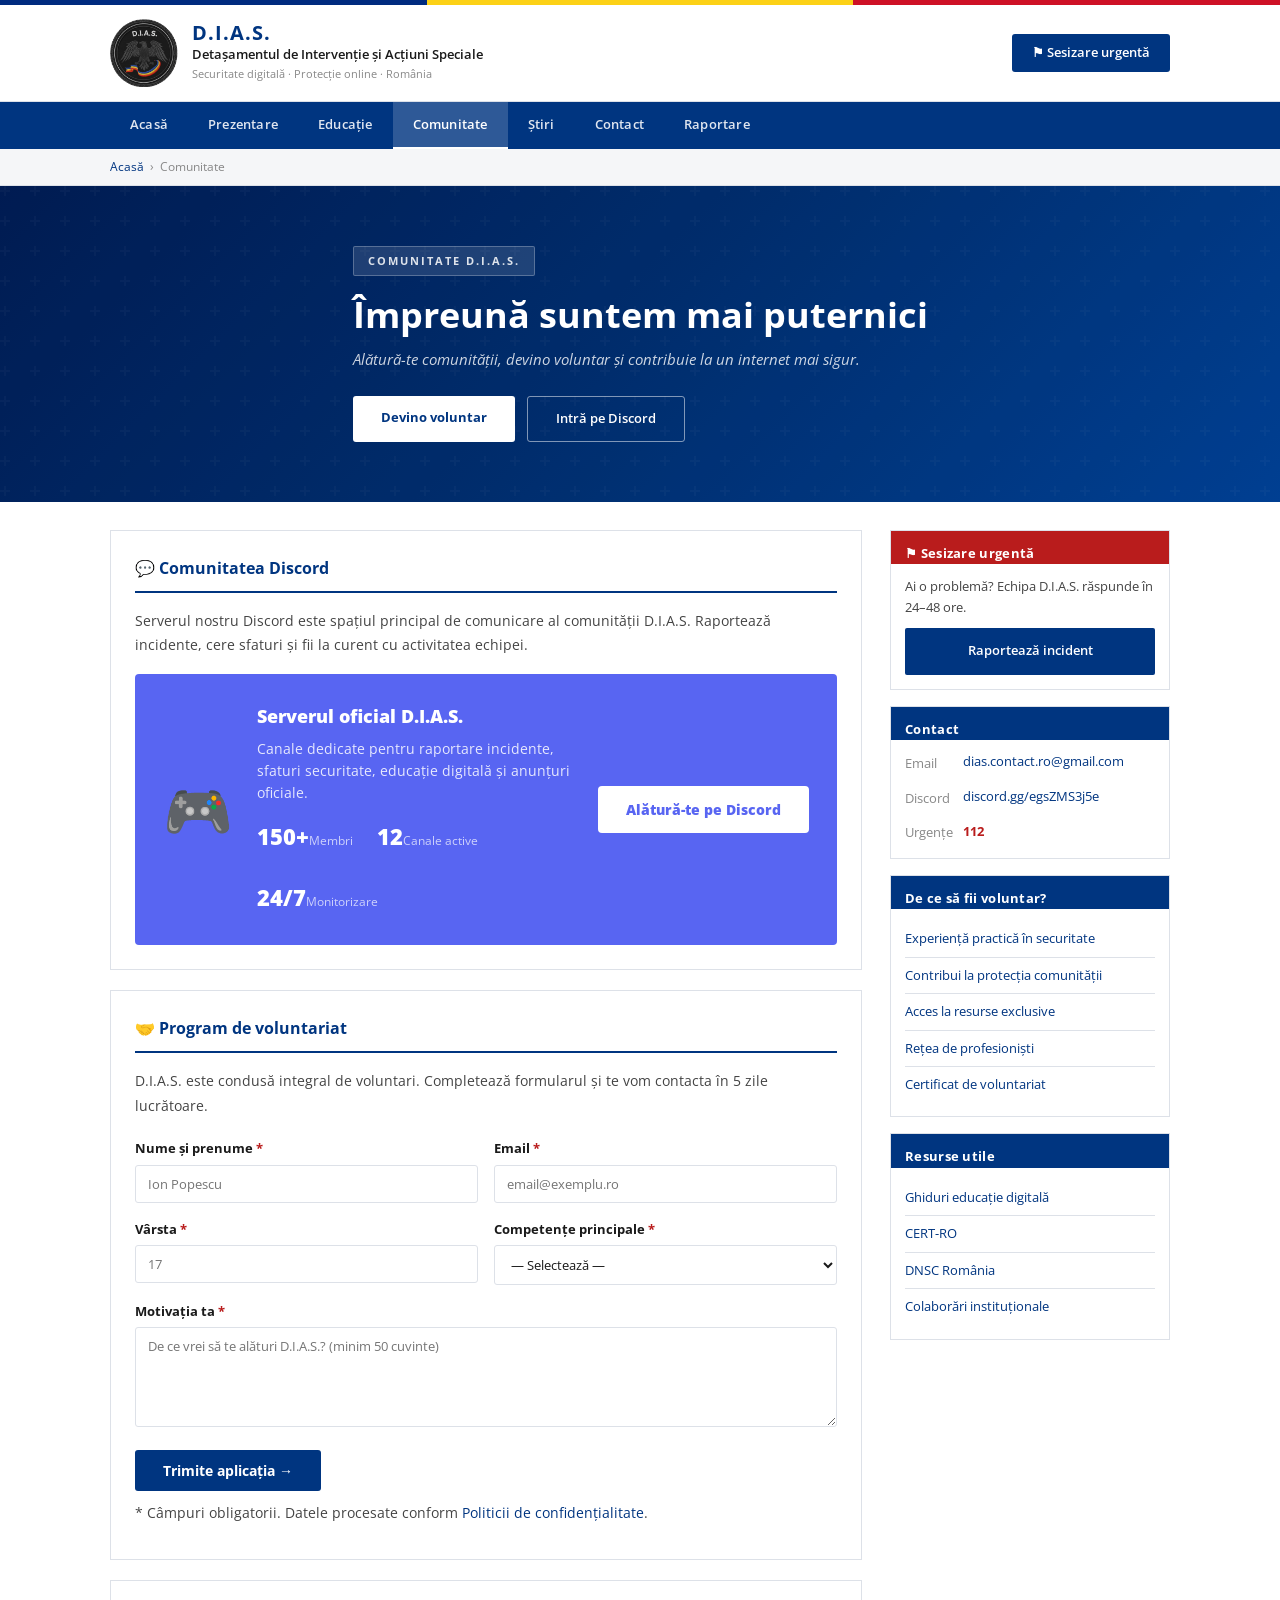
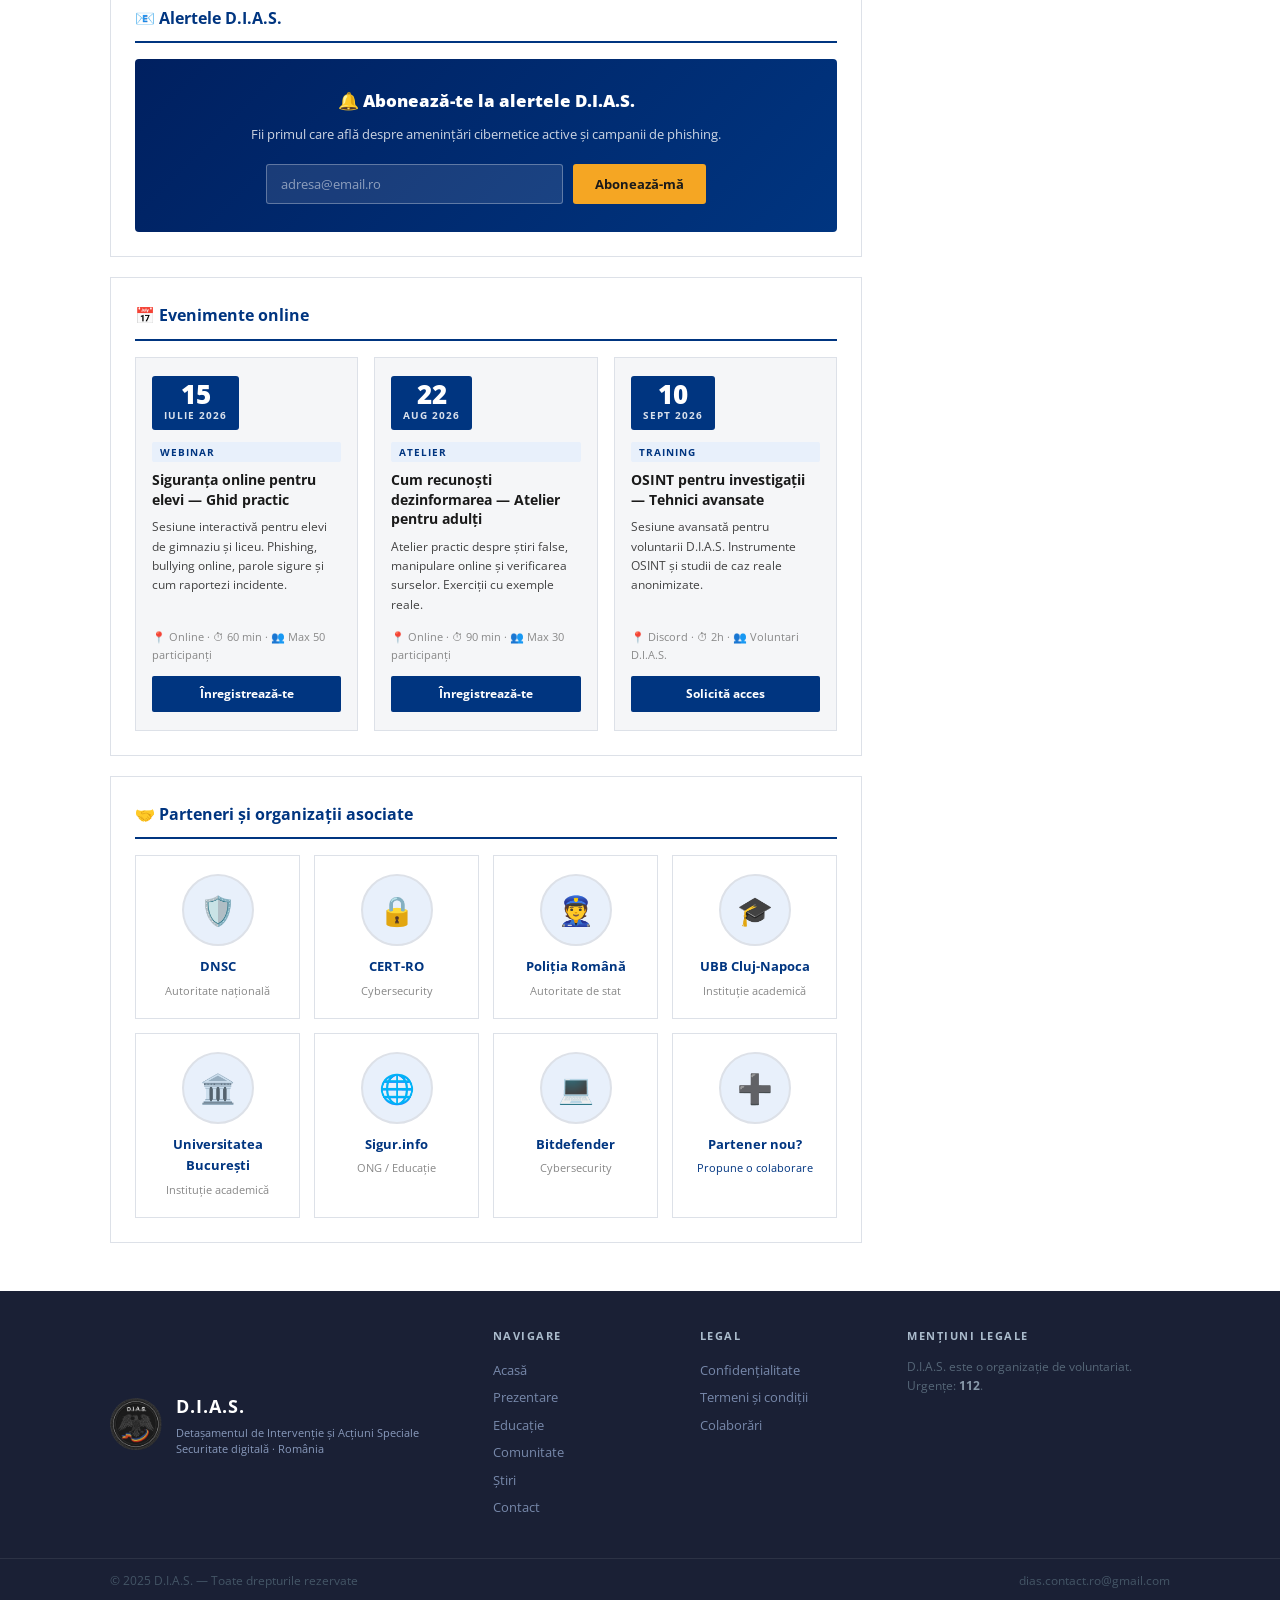
<file: comunitate.html>
<!DOCTYPE html>
<html lang="ro">
<head>
    <meta charset="UTF-8">
    <meta name="viewport" content="width=device-width, initial-scale=1.0">
    <title>Comunitate — D.I.A.S.</title>
    <meta name="description" content="Alătură-te comunității D.I.A.S. pe Discord, devino voluntar, abonează-te la alertele noastre și participă la evenimentele online de educație digitală.">
    <link rel="preconnect" href="https://fonts.googleapis.com">
    <link href="https://fonts.googleapis.com/css2?family=Open+Sans:wght@400;600;700;800&display=swap" rel="stylesheet">
    <link rel="stylesheet" href="style.css">
    <style>
        .discord-box { display:flex;align-items:center;gap:24px;background:#5865F2;border-radius:4px;padding:28px;flex-wrap:wrap; }
        .discord-icon { font-size:3.5rem;flex-shrink:0; }
        .discord-text { flex:1;min-width:200px; }
        .discord-text h3 { font-size:18px;font-weight:800;color:#fff;margin-bottom:6px; }
        .discord-text p { color:rgba(255,255,255,0.85);font-size:14px;line-height:1.6;margin-bottom:0; }
        .discord-btn { display:inline-block;padding:12px 28px;background:#fff;color:#5865F2;font-size:14px;font-weight:800;border-radius:4px;text-decoration:none;white-space:nowrap;transition:background .2s;flex-shrink:0; }
        .discord-btn:hover { background:#f0f0ff;text-decoration:none;color:#5865F2; }
        .discord-stats { display:flex;gap:24px;margin-top:14px;flex-wrap:wrap; }
        .discord-stat-num { font-size:1.4rem;font-weight:800;color:#fff; }
        .discord-stat-label { font-size:12px;color:rgba(255,255,255,0.7); }
        .form-group { margin-bottom:16px; }
        .form-label { display:block;font-size:13px;font-weight:700;color:var(--text);margin-bottom:5px; }
        .form-label span { color:var(--red); }
        .form-input,.form-select,.form-textarea { width:100%;padding:9px 12px;border:1px solid var(--border);background:#fff;font-family:'Open Sans',sans-serif;font-size:13px;color:var(--text);border-radius:3px;transition:border-color .15s;outline:none; }
        .form-input:focus,.form-select:focus,.form-textarea:focus { border-color:var(--blue);box-shadow:0 0 0 2px rgba(0,53,128,0.08); }
        .form-textarea { resize:vertical;min-height:100px; }
        .form-row { display:grid;grid-template-columns:1fr 1fr;gap:16px; }
        .form-submit { padding:11px 28px;background:var(--blue);color:#fff;border:none;font-family:'Open Sans',sans-serif;font-size:14px;font-weight:700;border-radius:3px;cursor:pointer;transition:background .2s; }
        .form-submit:hover { background:var(--blue2); }
        .form-note { font-size:12px;color:var(--text3);margin-top:10px; }
        .newsletter-box { background:linear-gradient(135deg,#002060,#003580);padding:28px;border-radius:4px;text-align:center; }
        .newsletter-box h3 { font-size:17px;font-weight:800;color:#fff;margin-bottom:8px; }
        .newsletter-box p { color:rgba(255,255,255,0.8);font-size:13px;margin-bottom:18px; }
        .newsletter-form { display:flex;gap:10px;max-width:440px;margin:0 auto;flex-wrap:wrap;justify-content:center; }
        .newsletter-input { flex:1;min-width:200px;padding:10px 14px;border:1px solid rgba(255,255,255,0.3);background:rgba(255,255,255,0.1);color:#fff;font-family:'Open Sans',sans-serif;font-size:13px;border-radius:3px;outline:none; }
        .newsletter-input::placeholder { color:rgba(255,255,255,0.5); }
        .newsletter-btn { padding:10px 22px;background:var(--gold);color:#1a1a1a;border:none;font-family:'Open Sans',sans-serif;font-size:13px;font-weight:700;border-radius:3px;cursor:pointer;transition:background .2s;white-space:nowrap; }
        .newsletter-btn:hover { background:#e0941a; }
        .evenimente-grid { display:grid;grid-template-columns:repeat(3,1fr);gap:16px; }
        .event-card { border:1px solid var(--border);background:var(--gray);padding:18px 16px;display:flex;flex-direction:column; }
        .event-date-badge { display:inline-flex;flex-direction:column;align-items:center;background:var(--blue);color:#fff;padding:6px 12px;border-radius:3px;margin-bottom:12px;width:fit-content; }
        .event-date-day { font-size:1.6rem;font-weight:800;line-height:1; }
        .event-date-month { font-size:10px;font-weight:700;text-transform:uppercase;letter-spacing:1px;opacity:0.85; }
        .event-tag { display:inline-block;font-size:10px;font-weight:700;text-transform:uppercase;letter-spacing:1px;padding:2px 8px;background:#e8f0fb;color:var(--blue);border-radius:2px;margin-bottom:8px; }
        .event-title { font-size:14px;font-weight:700;color:var(--text);margin-bottom:8px;line-height:1.4; }
        .event-desc { font-size:12px;color:var(--text2);line-height:1.6;flex:1;margin-bottom:14px; }
        .event-meta { font-size:11px;color:var(--text3);margin-bottom:12px; }
        .event-btn { display:block;text-align:center;padding:8px;background:var(--blue);color:#fff;font-size:12px;font-weight:700;border-radius:2px;text-decoration:none;transition:background .2s; }
        .event-btn:hover { background:var(--blue2);text-decoration:none;color:#fff; }
        .parteneri-grid { display:grid;grid-template-columns:repeat(4,1fr);gap:14px; }
        .partener-card { border:1px solid var(--border);background:var(--white);padding:18px 14px;text-align:center;display:flex;flex-direction:column;align-items:center;transition:border-color .2s; }
        .partener-card:hover { border-color:var(--blue); }
        .partener-logo-ph { width:72px;height:72px;border-radius:50%;background:var(--blue-l);border:2px solid var(--border);display:flex;align-items:center;justify-content:center;font-size:1.8rem;margin-bottom:10px; }
        .partener-name { font-size:13px;font-weight:700;color:var(--blue);margin-bottom:4px; }
        .partener-type { font-size:11px;color:var(--text3); }
        @media(max-width:900px){.evenimente-grid{grid-template-columns:1fr 1fr}.parteneri-grid{grid-template-columns:repeat(2,1fr)}.form-row{grid-template-columns:1fr}}
        @media(max-width:600px){.evenimente-grid{grid-template-columns:1fr}.discord-box{flex-direction:column}}
    </style>
</head>
<body>
<div class="tricolor"><div class="tc-blue"></div><div class="tc-yellow"></div><div class="tc-red"></div></div>
<header class="header"><div class="wrap header-inner"><a href="index.html" class="logo"><img src="assets/dias-logo.png" alt="D.I.A.S."><div class="logo-text"><div class="logo-name">D.I.A.S.</div><div class="logo-full">Detașamentul de Intervenție și Acțiuni Speciale</div><div class="logo-sub">Securitate digitală · Protecție online · România</div></div></a><div class="header-right"><a href="sesizare.html" class="header-sesizare">⚑ Sesizare urgentă</a></div></div></header>
<nav class="nav"><div class="wrap nav-inner"><a href="index.html" class="nav-link">Acasă</a><a href="despre.html" class="nav-link">Prezentare</a><a href="educatie.html" class="nav-link">Educație</a><a href="comunitate.html" class="nav-link active">Comunitate</a><a href="stiri.html" class="nav-link">Știri</a><a href="contact.html" class="nav-link">Contact</a><a href="sesizare.html" class="nav-link">Raportare</a></div></nav>
<div class="page-bar"><div class="wrap page-bar-inner"><a href="index.html">Acasă</a><span class="pb-sep">›</span><span>Comunitate</span></div></div>
<section class="hero"><div class="hero-overlay"></div><div class="wrap hero-content"><div class="hero-badge">COMUNITATE D.I.A.S.</div><h1>Împreună suntem mai puternici</h1><p>Alătură-te comunității, devino voluntar și contribuie la un internet mai sigur.</p><div class="hero-btns"><a href="#voluntariat" class="hero-btn-primary">Devino voluntar</a><a href="#discord" class="hero-btn-sec">Intră pe Discord</a></div></div></section>
<div class="wrap main-layout">
<main class="main-content">
<section class="content-block" id="discord">
    <h2 class="block-title">💬 Comunitatea Discord</h2>
    <p style="margin-bottom:16px;">Serverul nostru Discord este spațiul principal de comunicare al comunității D.I.A.S. Raportează incidente, cere sfaturi și fii la curent cu activitatea echipei.</p>
    <div class="discord-box">
        <div class="discord-icon">🎮</div>
        <div class="discord-text">
            <h3>Serverul oficial D.I.A.S.</h3>
            <p>Canale dedicate pentru raportare incidente, sfaturi securitate, educație digitală și anunțuri oficiale.</p>
            <div class="discord-stats">
                <div class="discord-stat"><span class="discord-stat-num">150+</span><span class="discord-stat-label">Membri</span></div>
                <div class="discord-stat"><span class="discord-stat-num">12</span><span class="discord-stat-label">Canale active</span></div>
                <div class="discord-stat"><span class="discord-stat-num">24/7</span><span class="discord-stat-label">Monitorizare</span></div>
            </div>
        </div>
        <a href="https://discord.gg/egsZMS3j5e" target="_blank" class="discord-btn">Alătură-te pe Discord</a>
    </div>
</section>

<section class="content-block" id="voluntariat">
    <h2 class="block-title">🤝 Program de voluntariat</h2>
    <p style="margin-bottom:20px;">D.I.A.S. este condusă integral de voluntari. Completează formularul și te vom contacta în 5 zile lucrătoare.</p>
    <form action="mailto:dias.contact.ro@gmail.com" method="post" enctype="text/plain" onsubmit="return confirmVoluntariat()">
        <input type="hidden" name="subject" value="Aplicatie voluntariat D.I.A.S.">
        <div class="form-row">
            <div class="form-group"><label class="form-label">Nume și prenume <span>*</span></label><input type="text" name="Nume" class="form-input" placeholder="Ion Popescu" required></div>
            <div class="form-group"><label class="form-label">Email <span>*</span></label><input type="email" name="Email" class="form-input" placeholder="email@exemplu.ro" required></div>
        </div>
        <div class="form-row">
            <div class="form-group"><label class="form-label">Vârsta <span>*</span></label><input type="number" name="Varsta" class="form-input" placeholder="17" min="14" max="99" required></div>
            <div class="form-group"><label class="form-label">Competențe principale <span>*</span></label>
                <select name="Competente" class="form-select" required>
                    <option value="">— Selectează —</option>
                    <option>Investigații digitale / OSINT</option>
                    <option>Securitate cibernetică</option>
                    <option>Educație și comunicare</option>
                    <option>Design grafic / web</option>
                    <option>Juridic / drept</option>
                    <option>Gestionare social media</option>
                    <option>Programare / IT</option>
                    <option>Altele</option>
                </select>
            </div>
        </div>
        <div class="form-group"><label class="form-label">Motivația ta <span>*</span></label><textarea name="Motivatie" class="form-textarea" placeholder="De ce vrei să te alături D.I.A.S.? (minim 50 cuvinte)" required></textarea></div>
        <button type="submit" class="form-submit">Trimite aplicația →</button>
        <p class="form-note">* Câmpuri obligatorii. Datele procesate conform <a href="confidentialitate.html">Politicii de confidențialitate</a>.</p>
    </form>
</section>

<section class="content-block" id="newsletter">
    <h2 class="block-title">📧 Alertele D.I.A.S.</h2>
    <div class="newsletter-box">
        <h3>🔔 Abonează-te la alertele D.I.A.S.</h3>
        <p>Fii primul care află despre amenințări cibernetice active și campanii de phishing.</p>
        <form class="newsletter-form" action="mailto:dias.contact.ro@gmail.com" method="post" enctype="text/plain" onsubmit="return confirmNewsletter()">
            <input type="hidden" name="subject" value="Abonare newsletter D.I.A.S.">
            <input type="email" name="Email newsletter" class="newsletter-input" placeholder="adresa@email.ro" required>
            <button type="submit" class="newsletter-btn">Abonează-mă</button>
        </form>
    </div>
</section>

<section class="content-block" id="evenimente">
    <h2 class="block-title">📅 Evenimente online</h2>
    <div class="evenimente-grid">
        <div class="event-card">
            <div class="event-date-badge"><span class="event-date-day">15</span><span class="event-date-month">Iulie 2026</span></div>
            <span class="event-tag">Webinar</span>
            <div class="event-title">Siguranța online pentru elevi — Ghid practic</div>
            <div class="event-desc">Sesiune interactivă pentru elevi de gimnaziu și liceu. Phishing, bullying online, parole sigure și cum raportezi incidente.</div>
            <div class="event-meta">📍 Online · ⏱ 60 min · 👥 Max 50 participanți</div>
            <a href="mailto:dias.contact.ro@gmail.com?subject=Inscriere Webinar 15 Iulie 2026" class="event-btn">Înregistrează-te</a>
        </div>
        <div class="event-card">
            <div class="event-date-badge"><span class="event-date-day">22</span><span class="event-date-month">Aug 2026</span></div>
            <span class="event-tag">Atelier</span>
            <div class="event-title">Cum recunoști dezinformarea — Atelier pentru adulți</div>
            <div class="event-desc">Atelier practic despre știri false, manipulare online și verificarea surselor. Exerciții cu exemple reale.</div>
            <div class="event-meta">📍 Online · ⏱ 90 min · 👥 Max 30 participanți</div>
            <a href="mailto:dias.contact.ro@gmail.com?subject=Inscriere Atelier 22 Aug 2026" class="event-btn">Înregistrează-te</a>
        </div>
        <div class="event-card">
            <div class="event-date-badge"><span class="event-date-day">10</span><span class="event-date-month">Sept 2026</span></div>
            <span class="event-tag">Training</span>
            <div class="event-title">OSINT pentru investigații — Tehnici avansate</div>
            <div class="event-desc">Sesiune avansată pentru voluntarii D.I.A.S. Instrumente OSINT și studii de caz reale anonimizate.</div>
            <div class="event-meta">📍 Discord · ⏱ 2h · 👥 Voluntari D.I.A.S.</div>
            <a href="mailto:dias.contact.ro@gmail.com?subject=Inscriere Training OSINT Sept 2026" class="event-btn">Solicită acces</a>
        </div>
    </div>
</section>

<section class="content-block" id="parteneri">
    <h2 class="block-title">🤝 Parteneri și organizații asociate</h2>
    <div class="parteneri-grid">
        <div class="partener-card"><div class="partener-logo-ph">🛡️</div><div class="partener-name">DNSC</div><div class="partener-type">Autoritate națională</div></div>
        <div class="partener-card"><div class="partener-logo-ph">🔒</div><div class="partener-name">CERT-RO</div><div class="partener-type">Cybersecurity</div></div>
        <div class="partener-card"><div class="partener-logo-ph">👮</div><div class="partener-name">Poliția Română</div><div class="partener-type">Autoritate de stat</div></div>
        <div class="partener-card"><div class="partener-logo-ph">🎓</div><div class="partener-name">UBB Cluj-Napoca</div><div class="partener-type">Instituție academică</div></div>
        <div class="partener-card"><div class="partener-logo-ph">🏛️</div><div class="partener-name">Universitatea București</div><div class="partener-type">Instituție academică</div></div>
        <div class="partener-card"><div class="partener-logo-ph">🌐</div><div class="partener-name">Sigur.info</div><div class="partener-type">ONG / Educație</div></div>
        <div class="partener-card"><div class="partener-logo-ph">💻</div><div class="partener-name">Bitdefender</div><div class="partener-type">Cybersecurity</div></div>
        <div class="partener-card"><div class="partener-logo-ph">➕</div><div class="partener-name">Partener nou?</div><div class="partener-type"><a href="colaborari.html">Propune o colaborare</a></div></div>
    </div>
</section>
</main>
<aside class="sidebar">
    <div class="side-widget urgent-widget"><div class="side-widget-title">⚑ Sesizare urgentă</div><p>Ai o problemă? Echipa D.I.A.S. răspunde în 24–48 ore.</p><a href="sesizare.html" class="side-btn">Raportează incident</a></div>
    <div class="side-widget"><div class="side-widget-title">Contact</div><div class="side-info-row"><span class="si-label">Email</span><a href="mailto:dias.contact.ro@gmail.com">dias.contact.ro@gmail.com</a></div><div class="side-info-row"><span class="si-label">Discord</span><a href="https://discord.gg/egsZMS3j5e" target="_blank">discord.gg/egsZMS3j5e</a></div><div class="side-info-row"><span class="si-label">Urgențe</span><strong style="color:#b91c1c;">112</strong></div></div>
    <div class="side-widget"><div class="side-widget-title">De ce să fii voluntar?</div><ul class="side-links"><li><a href="#voluntariat">Experiență practică în securitate</a></li><li><a href="#voluntariat">Contribui la protecția comunității</a></li><li><a href="#voluntariat">Acces la resurse exclusive</a></li><li><a href="#voluntariat">Rețea de profesioniști</a></li><li><a href="#voluntariat">Certificat de voluntariat</a></li></ul></div>
    <div class="side-widget"><div class="side-widget-title">Resurse utile</div><ul class="side-links"><li><a href="educatie.html">Ghiduri educație digitală</a></li><li><a href="https://www.cert.ro" target="_blank">CERT-RO</a></li><li><a href="https://www.dnsc.ro" target="_blank">DNSC România</a></li><li><a href="colaborari.html">Colaborări instituționale</a></li></ul></div>
</aside>
</div>
<footer class="footer"><div class="footer-top"><div class="wrap footer-top-inner"><div class="footer-brand"><img src="assets/dias-logo.png" alt="D.I.A.S." class="footer-logo"><div><div class="footer-brand-name">D.I.A.S.</div><div class="footer-brand-sub">Detașamentul de Intervenție și Acțiuni Speciale<br>Securitate digitală · România</div></div></div><div class="footer-nav"><div class="footer-nav-title">Navigare</div><a href="index.html">Acasă</a><a href="despre.html">Prezentare</a><a href="educatie.html">Educație</a><a href="comunitate.html">Comunitate</a><a href="stiri.html">Știri</a><a href="contact.html">Contact</a></div><div class="footer-nav"><div class="footer-nav-title">Legal</div><a href="confidentialitate.html">Confidențialitate</a><a href="termeni.html">Termeni și condiții</a><a href="colaborari.html">Colaborări</a></div><div class="footer-nav"><div class="footer-nav-title">Mențiuni legale</div><p>D.I.A.S. este o organizație de voluntariat. Urgențe: <strong>112</strong>.</p></div></div></div><div class="footer-bottom"><div class="wrap footer-bottom-inner"><span>© 2025 D.I.A.S. — Toate drepturile rezervate</span><span>dias.contact.ro@gmail.com</span></div></div></footer>
<script>
function confirmVoluntariat() { alert('Vei fi redirecționat către clientul de email. Dacă nu se deschide, trimite manual la dias.contact.ro@gmail.com cu subiectul "Aplicatie voluntariat D.I.A.S."'); return true; }
function confirmNewsletter() { alert('Trimite emailul pentru a confirma abonarea. Îți mulțumim!'); return true; }
</script>
</body>
</html>
</file>
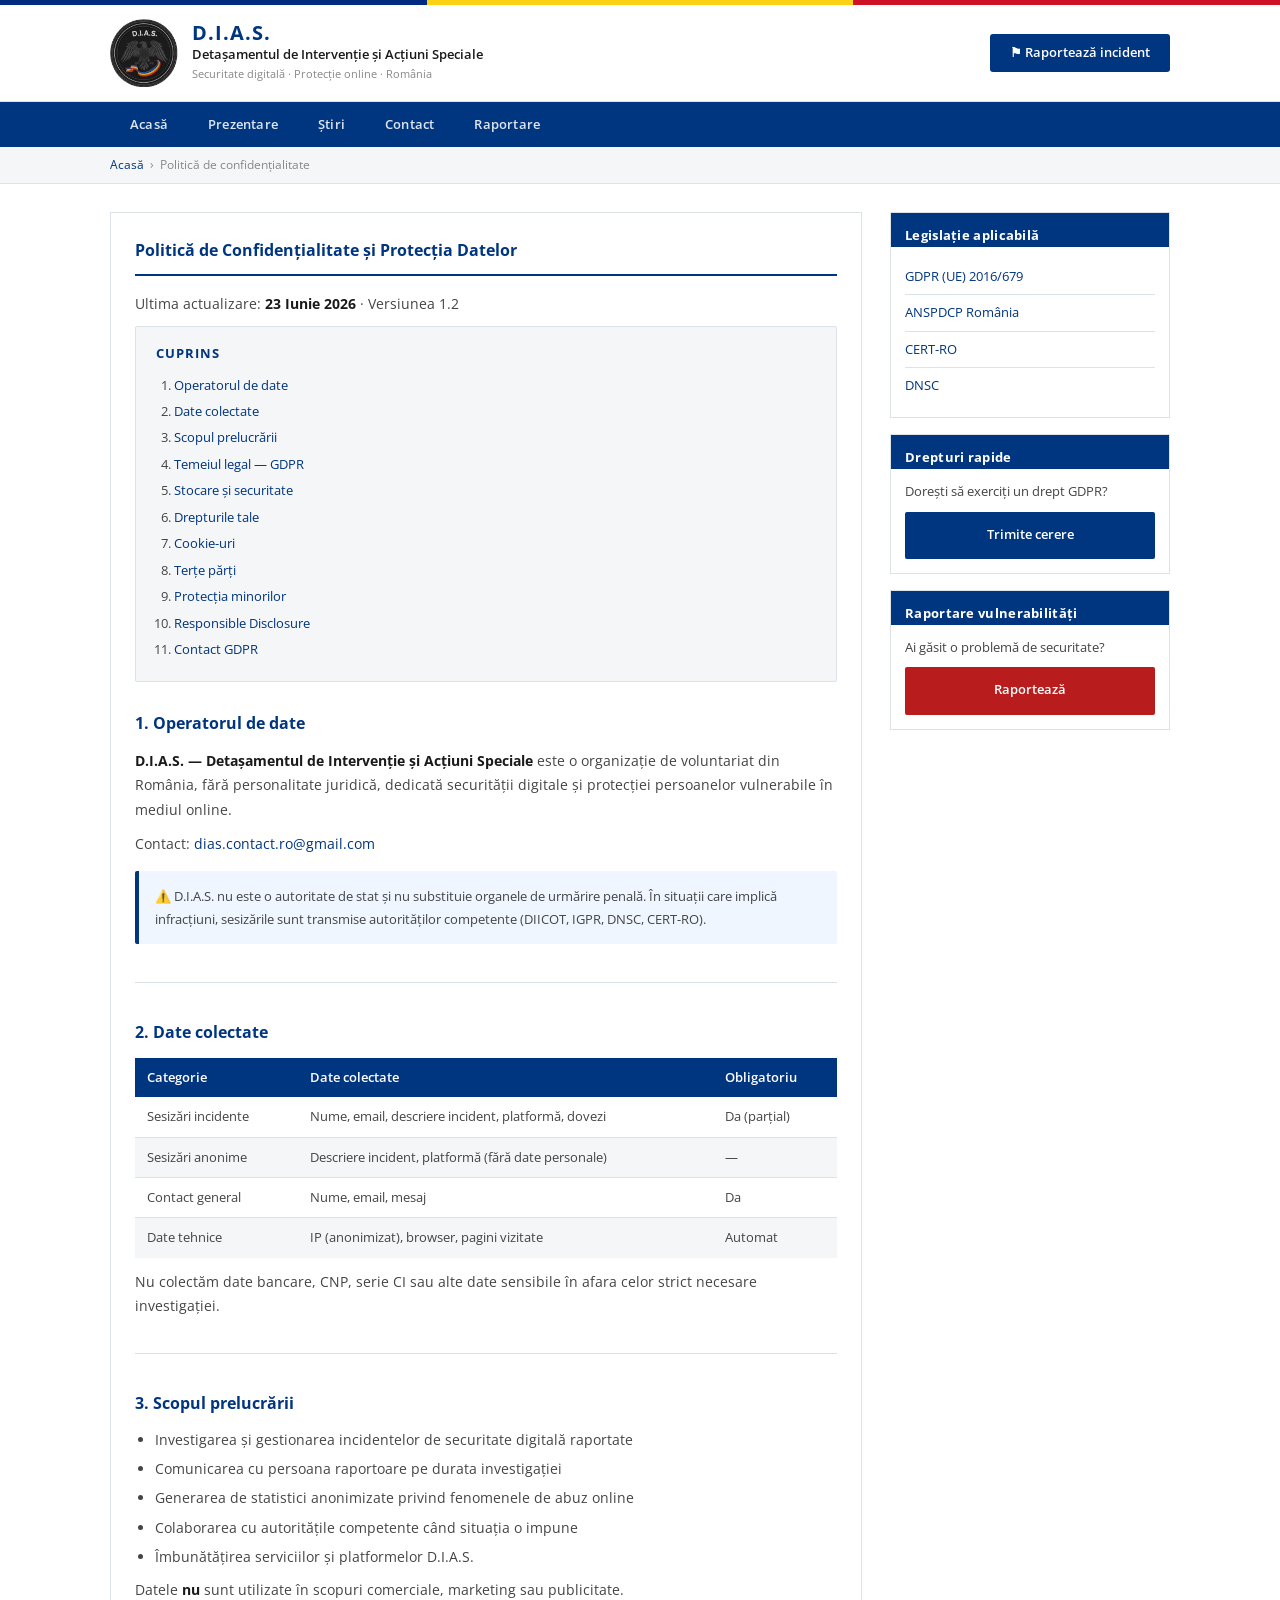
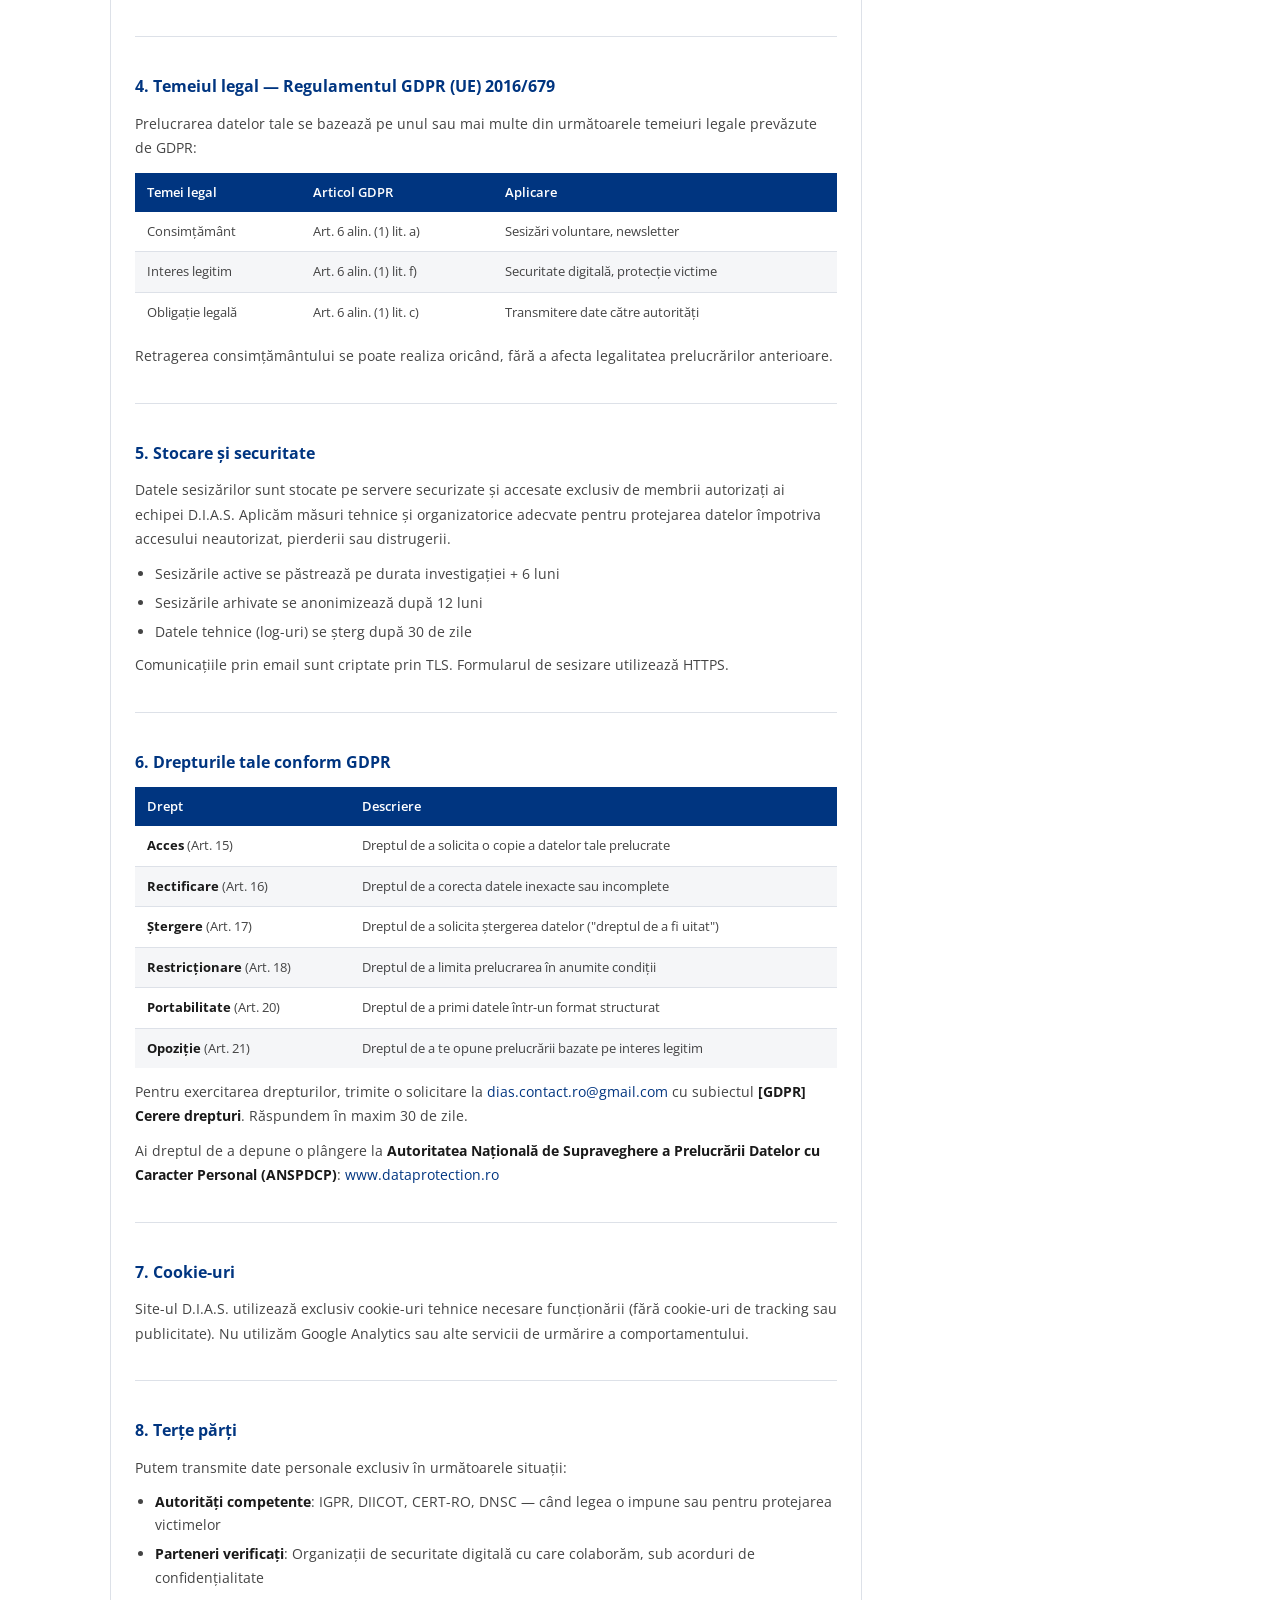
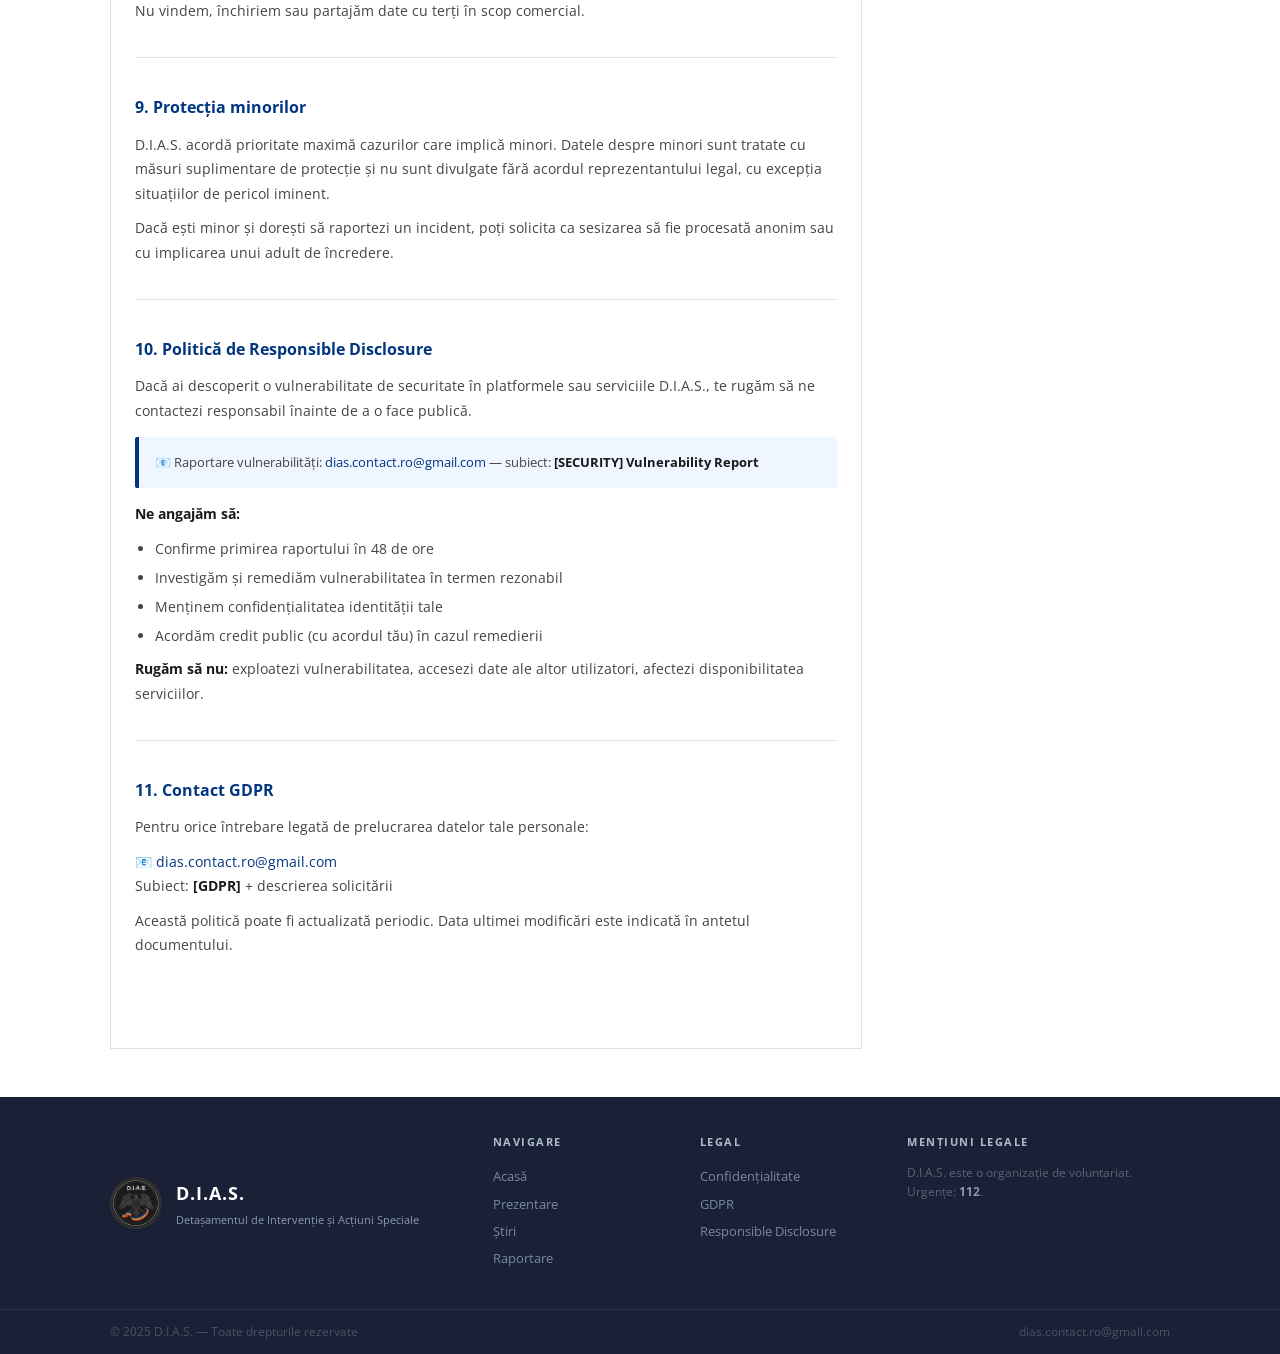
<file: confidentialitate.html>
<!DOCTYPE html>
<html lang="ro">
<head>
    <meta charset="UTF-8">
    <meta name="viewport" content="width=device-width, initial-scale=1.0">
    <title>Politică de Confidențialitate — D.I.A.S.</title>
    <link rel="preconnect" href="https://fonts.googleapis.com">
    <link href="https://fonts.googleapis.com/css2?family=Open+Sans:wght@400;600;700&display=swap" rel="stylesheet">
    <link rel="stylesheet" href="style.css">
    <style>
        .legal-toc { background: var(--gray); border: 1px solid var(--border); padding: 16px 20px; margin-bottom: 24px; border-radius: 2px; }
        .legal-toc h4 { font-size: 13px; text-transform: uppercase; letter-spacing: 1px; color: var(--blue); margin-bottom: 10px; }
        .legal-toc ol { margin: 0; padding-left: 18px; }
        .legal-toc li { font-size: 13px; color: var(--text2); margin-bottom: 5px; }
        .legal-toc a { color: var(--blue); }
        .legal-section { margin-bottom: 32px; padding-bottom: 24px; border-bottom: 1px solid var(--border); }
        .legal-section:last-child { border-bottom: none; }
        .legal-section h3 { font-size: 16px; color: var(--blue); margin-bottom: 12px; padding-top: 4px; }
        .legal-section p { font-size: 14px; color: var(--text2); line-height: 1.75; margin-bottom: 10px; }
        .legal-section ul, .legal-section ol { padding-left: 20px; margin-bottom: 10px; }
        .legal-section li { font-size: 14px; color: var(--text2); margin-bottom: 6px; line-height: 1.65; }
        .legal-table { width: 100%; border-collapse: collapse; margin: 12px 0; font-size: 13px; }
        .legal-table th { background: var(--blue); color: #fff; padding: 9px 12px; text-align: left; font-weight: 600; }
        .legal-table td { padding: 9px 12px; border-bottom: 1px solid var(--border); color: var(--text2); vertical-align: top; }
        .legal-table tr:last-child td { border-bottom: none; }
        .legal-table tr:nth-child(even) td { background: var(--gray); }
        .update-date { font-size: 12px; color: var(--text3); margin-bottom: 20px; }
        .highlight-box { background: #eff6ff; border-left: 4px solid var(--blue); padding: 14px 16px; margin: 14px 0; border-radius: 2px; }
        .highlight-box p { margin: 0; font-size: 13px; }
    </style>
</head>
<body>
<div class="tricolor"><div class="tc-blue"></div><div class="tc-yellow"></div><div class="tc-red"></div></div>
<header class="header">
    <div class="wrap header-inner">
        <a href="index.html" class="logo">
            <img src="assets/dias-logo.png" alt="D.I.A.S.">
            <div class="logo-text">
                <div class="logo-name">D.I.A.S.</div>
                <div class="logo-full">Detașamentul de Intervenție și Acțiuni Speciale</div>
                <div class="logo-sub">Securitate digitală · Protecție online · România</div>
            </div>
        </a>
        <div class="header-right"><a href="sesizare.html" class="header-sesizare">⚑ Raportează incident</a></div>
    </div>
</header>
<nav class="nav">
    <div class="wrap nav-inner">
        <a href="index.html" class="nav-link">Acasă</a>
        <a href="despre.html" class="nav-link">Prezentare</a>
        <a href="stiri.html" class="nav-link">Știri</a>
        <a href="contact.html" class="nav-link">Contact</a>
        <a href="sesizare.html" class="nav-link">Raportare</a>
    </div>
</nav>
<div class="page-bar"><div class="wrap page-bar-inner"><a href="index.html">Acasă</a><span class="pb-sep">›</span><span>Politică de confidențialitate</span></div></div>

<div class="wrap main-layout">
<main class="main-content">
<section class="content-block">
    <h2 class="block-title">Politică de Confidențialitate și Protecția Datelor</h2>
    <p class="update-date">Ultima actualizare: <strong>23 Iunie 2026</strong> · Versiunea 1.2</p>

    <div class="legal-toc">
        <h4>Cuprins</h4>
        <ol>
            <li><a href="#operator">Operatorul de date</a></li>
            <li><a href="#date-colectate">Date colectate</a></li>
            <li><a href="#scop">Scopul prelucrării</a></li>
            <li><a href="#gdpr">Temeiul legal — GDPR</a></li>
            <li><a href="#stocare">Stocare și securitate</a></li>
            <li><a href="#drepturi">Drepturile tale</a></li>
            <li><a href="#cookies">Cookie-uri</a></li>
            <li><a href="#terti">Terțe părți</a></li>
            <li><a href="#minori">Protecția minorilor</a></li>
            <li><a href="#disclosure">Responsible Disclosure</a></li>
            <li><a href="#contact-gdpr">Contact GDPR</a></li>
        </ol>
    </div>

    <div class="legal-section" id="operator">
        <h3>1. Operatorul de date</h3>
        <p><strong>D.I.A.S. — Detașamentul de Intervenție și Acțiuni Speciale</strong> este o organizație de voluntariat din România, fără personalitate juridică, dedicată securității digitale și protecției persoanelor vulnerabile în mediul online.</p>
        <p>Contact: <a href="mailto:dias.contact.ro@gmail.com">dias.contact.ro@gmail.com</a></p>
        <div class="highlight-box"><p>⚠️ D.I.A.S. nu este o autoritate de stat și nu substituie organele de urmărire penală. În situații care implică infracțiuni, sesizările sunt transmise autorităților competente (DIICOT, IGPR, DNSC, CERT-RO).</p></div>
    </div>

    <div class="legal-section" id="date-colectate">
        <h3>2. Date colectate</h3>
        <table class="legal-table">
            <thead><tr><th>Categorie</th><th>Date colectate</th><th>Obligatoriu</th></tr></thead>
            <tbody>
                <tr><td>Sesizări incidente</td><td>Nume, email, descriere incident, platformă, dovezi</td><td>Da (parțial)</td></tr>
                <tr><td>Sesizări anonime</td><td>Descriere incident, platformă (fără date personale)</td><td>—</td></tr>
                <tr><td>Contact general</td><td>Nume, email, mesaj</td><td>Da</td></tr>
                <tr><td>Date tehnice</td><td>IP (anonimizat), browser, pagini vizitate</td><td>Automat</td></tr>
            </tbody>
        </table>
        <p>Nu colectăm date bancare, CNP, serie CI sau alte date sensibile în afara celor strict necesare investigației.</p>
    </div>

    <div class="legal-section" id="scop">
        <h3>3. Scopul prelucrării</h3>
        <ul>
            <li>Investigarea și gestionarea incidentelor de securitate digitală raportate</li>
            <li>Comunicarea cu persoana raportoare pe durata investigației</li>
            <li>Generarea de statistici anonimizate privind fenomenele de abuz online</li>
            <li>Colaborarea cu autoritățile competente când situația o impune</li>
            <li>Îmbunătățirea serviciilor și platformelor D.I.A.S.</li>
        </ul>
        <p>Datele <strong>nu</strong> sunt utilizate în scopuri comerciale, marketing sau publicitate.</p>
    </div>

    <div class="legal-section" id="gdpr">
        <h3>4. Temeiul legal — Regulamentul GDPR (UE) 2016/679</h3>
        <p>Prelucrarea datelor tale se bazează pe unul sau mai multe din următoarele temeiuri legale prevăzute de GDPR:</p>
        <table class="legal-table">
            <thead><tr><th>Temei legal</th><th>Articol GDPR</th><th>Aplicare</th></tr></thead>
            <tbody>
                <tr><td>Consimțământ</td><td>Art. 6 alin. (1) lit. a)</td><td>Sesizări voluntare, newsletter</td></tr>
                <tr><td>Interes legitim</td><td>Art. 6 alin. (1) lit. f)</td><td>Securitate digitală, protecție victime</td></tr>
                <tr><td>Obligație legală</td><td>Art. 6 alin. (1) lit. c)</td><td>Transmitere date către autorități</td></tr>
            </tbody>
        </table>
        <p>Retragerea consimțământului se poate realiza oricând, fără a afecta legalitatea prelucrărilor anterioare.</p>
    </div>

    <div class="legal-section" id="stocare">
        <h3>5. Stocare și securitate</h3>
        <p>Datele sesizărilor sunt stocate pe servere securizate și accesate exclusiv de membrii autorizați ai echipei D.I.A.S. Aplicăm măsuri tehnice și organizatorice adecvate pentru protejarea datelor împotriva accesului neautorizat, pierderii sau distrugerii.</p>
        <ul>
            <li>Sesizările active se păstrează pe durata investigației + 6 luni</li>
            <li>Sesizările arhivate se anonimizează după 12 luni</li>
            <li>Datele tehnice (log-uri) se șterg după 30 de zile</li>
        </ul>
        <p>Comunicațiile prin email sunt criptate prin TLS. Formularul de sesizare utilizează HTTPS.</p>
    </div>

    <div class="legal-section" id="drepturi">
        <h3>6. Drepturile tale conform GDPR</h3>
        <table class="legal-table">
            <thead><tr><th>Drept</th><th>Descriere</th></tr></thead>
            <tbody>
                <tr><td><strong>Acces</strong> (Art. 15)</td><td>Dreptul de a solicita o copie a datelor tale prelucrate</td></tr>
                <tr><td><strong>Rectificare</strong> (Art. 16)</td><td>Dreptul de a corecta datele inexacte sau incomplete</td></tr>
                <tr><td><strong>Ștergere</strong> (Art. 17)</td><td>Dreptul de a solicita ștergerea datelor ("dreptul de a fi uitat")</td></tr>
                <tr><td><strong>Restricționare</strong> (Art. 18)</td><td>Dreptul de a limita prelucrarea în anumite condiții</td></tr>
                <tr><td><strong>Portabilitate</strong> (Art. 20)</td><td>Dreptul de a primi datele într-un format structurat</td></tr>
                <tr><td><strong>Opoziție</strong> (Art. 21)</td><td>Dreptul de a te opune prelucrării bazate pe interes legitim</td></tr>
            </tbody>
        </table>
        <p>Pentru exercitarea drepturilor, trimite o solicitare la <a href="mailto:dias.contact.ro@gmail.com">dias.contact.ro@gmail.com</a> cu subiectul <strong>[GDPR] Cerere drepturi</strong>. Răspundem în maxim 30 de zile.</p>
        <p>Ai dreptul de a depune o plângere la <strong>Autoritatea Națională de Supraveghere a Prelucrării Datelor cu Caracter Personal (ANSPDCP)</strong>: <a href="https://www.dataprotection.ro" target="_blank">www.dataprotection.ro</a></p>
    </div>

    <div class="legal-section" id="cookies">
        <h3>7. Cookie-uri</h3>
        <p>Site-ul D.I.A.S. utilizează exclusiv cookie-uri tehnice necesare funcționării (fără cookie-uri de tracking sau publicitate). Nu utilizăm Google Analytics sau alte servicii de urmărire a comportamentului.</p>
    </div>

    <div class="legal-section" id="terti">
        <h3>8. Terțe părți</h3>
        <p>Putem transmite date personale exclusiv în următoarele situații:</p>
        <ul>
            <li><strong>Autorități competente</strong>: IGPR, DIICOT, CERT-RO, DNSC — când legea o impune sau pentru protejarea victimelor</li>
            <li><strong>Parteneri verificați</strong>: Organizații de securitate digitală cu care colaborăm, sub acorduri de confidențialitate</li>
        </ul>
        <p>Nu vindem, închiriem sau partajăm date cu terți în scop comercial.</p>
    </div>

    <div class="legal-section" id="minori">
        <h3>9. Protecția minorilor</h3>
        <p>D.I.A.S. acordă prioritate maximă cazurilor care implică minori. Datele despre minori sunt tratate cu măsuri suplimentare de protecție și nu sunt divulgate fără acordul reprezentantului legal, cu excepția situațiilor de pericol iminent.</p>
        <p>Dacă ești minor și dorești să raportezi un incident, poți solicita ca sesizarea să fie procesată anonim sau cu implicarea unui adult de încredere.</p>
    </div>

    <div class="legal-section" id="disclosure">
        <h3 id="disclosure">10. Politică de Responsible Disclosure</h3>
        <p>Dacă ai descoperit o vulnerabilitate de securitate în platformele sau serviciile D.I.A.S., te rugăm să ne contactezi responsabil înainte de a o face publică.</p>
        <div class="highlight-box"><p>📧 Raportare vulnerabilități: <a href="mailto:dias.contact.ro@gmail.com">dias.contact.ro@gmail.com</a> — subiect: <strong>[SECURITY] Vulnerability Report</strong></p></div>
        <p><strong>Ne angajăm să:</strong></p>
        <ul>
            <li>Confirme primirea raportului în 48 de ore</li>
            <li>Investigăm și remediăm vulnerabilitatea în termen rezonabil</li>
            <li>Menținem confidențialitatea identității tale</li>
            <li>Acordăm credit public (cu acordul tău) în cazul remedierii</li>
        </ul>
        <p><strong>Rugăm să nu:</strong> exploatezi vulnerabilitatea, accesezi date ale altor utilizatori, afectezi disponibilitatea serviciilor.</p>
    </div>

    <div class="legal-section" id="contact-gdpr">
        <h3>11. Contact GDPR</h3>
        <p>Pentru orice întrebare legată de prelucrarea datelor tale personale:</p>
        <p>📧 <a href="mailto:dias.contact.ro@gmail.com">dias.contact.ro@gmail.com</a><br>
        Subiect: <strong>[GDPR]</strong> + descrierea solicitării</p>
        <p>Această politică poate fi actualizată periodic. Data ultimei modificări este indicată în antetul documentului.</p>
    </div>
</section>
</main>

<aside class="sidebar">
    <div class="side-widget">
        <div class="side-widget-title">Legislație aplicabilă</div>
        <ul class="side-links">
            <li><a href="https://eur-lex.europa.eu/legal-content/RO/TXT/?uri=CELEX:32016R0679" target="_blank">GDPR (UE) 2016/679</a></li>
            <li><a href="https://www.dataprotection.ro" target="_blank">ANSPDCP România</a></li>
            <li><a href="https://www.cert.ro" target="_blank">CERT-RO</a></li>
            <li><a href="https://www.dnsc.ro" target="_blank">DNSC</a></li>
        </ul>
    </div>
    <div class="side-widget">
        <div class="side-widget-title">Drepturi rapide</div>
        <p>Dorești să exerciți un drept GDPR?</p>
        <a href="mailto:dias.contact.ro@gmail.com?subject=[GDPR] Cerere drepturi" class="side-btn">Trimite cerere</a>
    </div>
    <div class="side-widget">
        <div class="side-widget-title">Raportare vulnerabilități</div>
        <p>Ai găsit o problemă de securitate?</p>
        <a href="mailto:dias.contact.ro@gmail.com?subject=[SECURITY] Vulnerability Report" class="side-btn" style="background:#b91c1c;">Raportează</a>
    </div>
</aside>
</div>

<footer class="footer">
    <div class="footer-top"><div class="wrap footer-top-inner">
        <div class="footer-brand"><img src="assets/dias-logo.png" alt="D.I.A.S." class="footer-logo"><div><div class="footer-brand-name">D.I.A.S.</div><div class="footer-brand-sub">Detașamentul de Intervenție și Acțiuni Speciale</div></div></div>
        <div class="footer-nav"><div class="footer-nav-title">Navigare</div><a href="index.html">Acasă</a><a href="despre.html">Prezentare</a><a href="stiri.html">Știri</a><a href="sesizare.html">Raportare</a></div>
        <div class="footer-nav"><div class="footer-nav-title">Legal</div><a href="confidentialitate.html">Confidențialitate</a><a href="confidentialitate.html#gdpr">GDPR</a><a href="confidentialitate.html#disclosure">Responsible Disclosure</a></div>
        <div class="footer-nav"><div class="footer-nav-title">Mențiuni legale</div><p>D.I.A.S. este o organizație de voluntariat. Urgențe: <strong>112</strong>.</p></div>
    </div></div>
    <div class="footer-bottom"><div class="wrap footer-bottom-inner"><span>© 2025 D.I.A.S. — Toate drepturile rezervate</span><span>dias.contact.ro@gmail.com</span></div></div>
</footer>
</body>
</html>
</file>
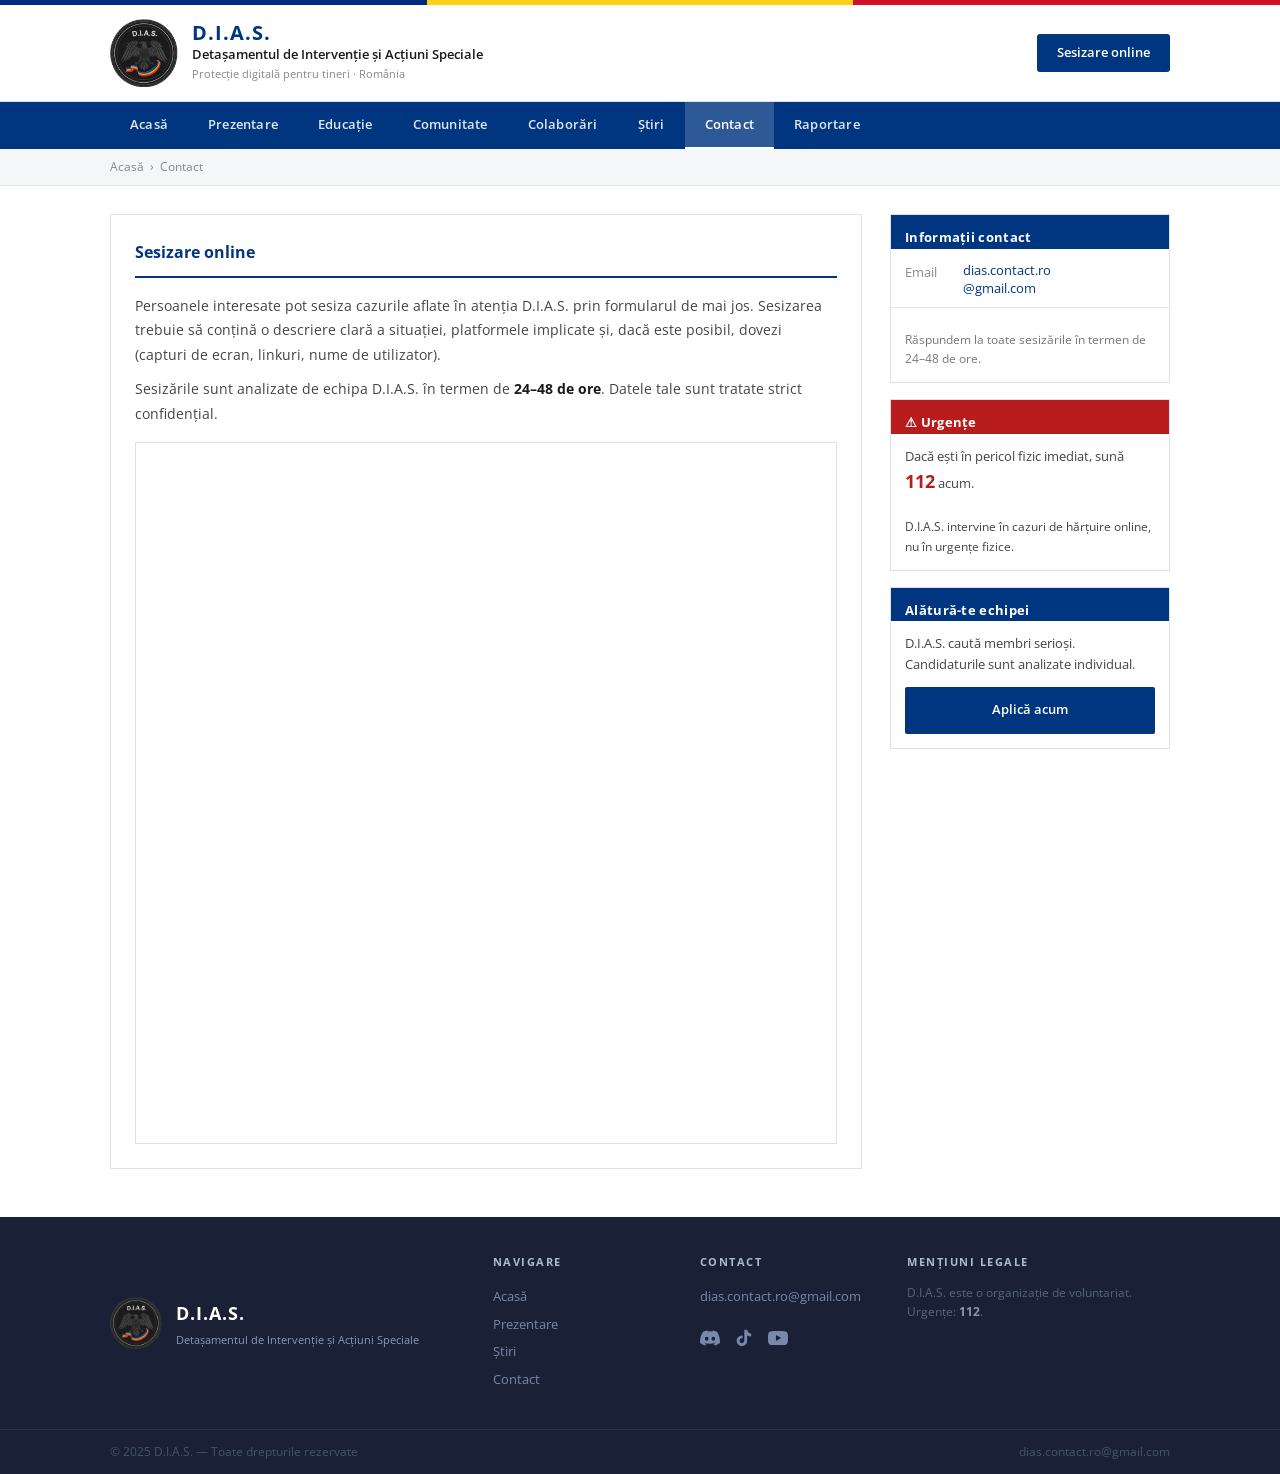
<file: contact.html>
<!DOCTYPE html>
<html lang="ro">
<head>
    <meta charset="UTF-8">
    <meta name="viewport" content="width=device-width, initial-scale=1.0">
    <title>Contact — D.I.A.S.</title>
    <link rel="preconnect" href="https://fonts.googleapis.com">
    <link href="https://fonts.googleapis.com/css2?family=Open+Sans:wght@400;600;700&display=swap" rel="stylesheet">
    <link rel="stylesheet" href="style.css">
</head>
<body>
<div class="tricolor"><div class="tc-blue"></div><div class="tc-yellow"></div><div class="tc-red"></div></div>
<header class="header">
    <div class="wrap header-inner">
        <a href="index.html" class="logo">
            <img src="assets/dias-logo.png" alt="D.I.A.S.">
            <div class="logo-text">
                <div class="logo-name">D.I.A.S.</div>
                <div class="logo-full">Detașamentul de Intervenție și Acțiuni Speciale</div>
                <div class="logo-sub">Protecție digitală pentru tineri · România</div>
            </div>
        </a>
        <div class="header-right"><a href="contact.html" class="header-sesizare">Sesizare online</a></div>
    </div>
</header>
<nav class="nav">
    <div class="wrap nav-inner">
        <a href="index.html" class="nav-link">Acasă</a>
        <a href="despre.html" class="nav-link">Prezentare</a>
        <a href="educatie.html" class="nav-link">Educație</a>
        <a href="comunitate.html" class="nav-link">Comunitate</a>
        <a href="colaborari.html" class="nav-link">Colaborări</a>
        <a href="stiri.html" class="nav-link">Știri</a>
        <a href="contact.html" class="nav-link active">Contact</a>
        <a href="sesizare.html" class="nav-link">Raportare</a>
    </div>
</nav>
<div class="page-bar"><div class="wrap page-bar-inner"><span>Acasă</span><span class="pb-sep">›</span><span>Contact</span></div></div>

<div class="wrap main-layout">
    <main class="main-content">
        <section class="content-block">
            <h2 class="block-title">Sesizare online</h2>
            <p>Persoanele interesate pot sesiza cazurile aflate în atenția D.I.A.S. prin formularul de mai jos. Sesizarea trebuie să conțină o descriere clară a situației, platformele implicate și, dacă este posibil, dovezi (capturi de ecran, linkuri, nume de utilizator).</p>
            <p>Sesizările sunt analizate de echipa D.I.A.S. în termen de <strong>24–48 de ore</strong>. Datele tale sunt tratate strict confidențial.</p>
            <div class="form-embed">
                <iframe
                    src="https://docs.google.com/forms/d/e/1FAIpQLSdGthnDrXhJp_tRDmYbMoUXN8ot21KnZCwZUNRTyCgDD9gt9Q/viewform?embedded=true"
                    width="100%" height="700" frameborder="0"
                    marginheight="0" marginwidth="0"
                    title="Formular sesizare D.I.A.S.">Se încarcă…</iframe>
            </div>
        </section>
    </main>
    <aside class="sidebar">
        <div class="side-widget">
            <div class="side-widget-title">Informații contact</div>
            <div class="side-info-row">
                <span class="si-label">Email</span>
                <a href="mailto:dias.contact.ro@gmail.com">dias.contact.ro<br>@gmail.com</a>
            </div>
            <hr style="border:none;border-top:1px solid #e2e5ea;margin:10px 0;">
            <p style="font-size:12px;color:#777;line-height:1.6;">Răspundem la toate sesizările în termen de 24–48 de ore.</p>
        </div>
        <div class="side-widget urgent-widget">
            <div class="side-widget-title">⚠ Urgențe</div>
            <p>Dacă ești în pericol fizic imediat, sună <strong style="color:#b91c1c;font-size:18px;">112</strong> acum.</p>
            <p style="margin-top:8px;font-size:12px;">D.I.A.S. intervine în cazuri de hărțuire online, nu în urgențe fizice.</p>
        </div>
        <div class="side-widget">
            <div class="side-widget-title">Alătură-te echipei</div>
            <p>D.I.A.S. caută membri serioși. Candidaturile sunt analizate individual.</p>
            <a href="mailto:dias.contact.ro@gmail.com?subject=Candidatura D.I.A.S." class="side-btn" style="margin-top:12px;display:block;text-align:center;">Aplică acum</a>
        </div>
    </aside>
</div>

<footer class="footer">
    <div class="footer-top">
        <div class="wrap footer-top-inner">
            <div class="footer-brand"><img src="assets/dias-logo.png" alt="D.I.A.S." class="footer-logo"><div><div class="footer-brand-name">D.I.A.S.</div><div class="footer-brand-sub">Detașamentul de Intervenție și Acțiuni Speciale</div></div></div>
            <div class="footer-nav"><div class="footer-nav-title">Navigare</div><a href="index.html">Acasă</a><a href="despre.html">Prezentare</a><a href="stiri.html">Știri</a><a href="contact.html">Contact</a></div>
            <div class="footer-nav"><div class="footer-nav-title">Contact</div><a href="mailto:dias.contact.ro@gmail.com">dias.contact.ro@gmail.com</a>
                <div class="footer-social">
                    <a href="https://discord.gg/egsZMS3j5e" target="_blank" title="Discord">
                        <svg viewBox="0 0 24 24" fill="currentColor"><path d="M20.317 4.37a19.791 19.791 0 0 0-4.885-1.515.074.074 0 0 0-.079.037c-.21.375-.444.864-.608 1.25a18.27 18.27 0 0 0-5.487 0 12.64 12.64 0 0 0-.617-1.25.077.077 0 0 0-.079-.037A19.736 19.736 0 0 0 3.677 4.37a.07.07 0 0 0-.032.027C.533 9.046-.32 13.58.099 18.057a.082.082 0 0 0 .031.057 19.9 19.9 0 0 0 5.993 3.03.078.078 0 0 0 .084-.028c.462-.63.874-1.295 1.226-1.994a.076.076 0 0 0-.041-.106 13.107 13.107 0 0 1-1.872-.892.077.077 0 0 1-.008-.128 10.2 10.2 0 0 0 .372-.292.074.074 0 0 1 .077-.01c3.928 1.793 8.18 1.793 12.062 0a.074.074 0 0 1 .078.01c.12.098.246.198.373.292a.077.077 0 0 1-.006.127 12.299 12.299 0 0 1-1.873.892.077.077 0 0 0-.041.107c.36.698.772 1.362 1.225 1.993a.076.076 0 0 0 .084.028 19.839 19.839 0 0 0 6.002-3.03.077.077 0 0 0 .032-.054c.5-5.177-.838-9.674-3.549-13.66a.061.061 0 0 0-.031-.03zM8.02 15.33c-1.183 0-2.157-1.085-2.157-2.419 0-1.333.956-2.419 2.157-2.419 1.21 0 2.176 1.096 2.157 2.42 0 1.333-.956 2.418-2.157 2.418zm7.975 0c-1.183 0-2.157-1.085-2.157-2.419 0-1.333.955-2.419 2.157-2.419 1.21 0 2.176 1.096 2.157 2.42 0 1.333-.946 2.418-2.157 2.418z"/></svg>
                    </a>
                    <a href="https://www.tiktok.com/@dias60913" target="_blank" title="TikTok">
                        <svg viewBox="0 0 24 24" fill="currentColor"><path d="M19.59 6.69a4.83 4.83 0 0 1-3.77-4.25V2h-3.45v13.67a2.89 2.89 0 0 1-2.88 2.5 2.89 2.89 0 0 1-2.89-2.89 2.89 2.89 0 0 1 2.89-2.89c.28 0 .54.04.79.1V9.01a6.33 6.33 0 0 0-.79-.05 6.34 6.34 0 0 0-6.34 6.34 6.34 6.34 0 0 0 6.34 6.34 6.34 6.34 0 0 0 6.33-6.34V8.69a8.14 8.14 0 0 0 4.77 1.52V6.75a4.85 4.85 0 0 1-1-.06z"/></svg>
                    </a>
                    <a href="https://www.youtube.com/@D.I.A.S-y3lda" target="_blank" title="YouTube">
                        <svg viewBox="0 0 24 24" fill="currentColor"><path d="M23.498 6.186a3.016 3.016 0 0 0-2.122-2.136C19.505 3.545 12 3.545 12 3.545s-7.505 0-9.377.505A3.017 3.017 0 0 0 .502 6.186C0 8.07 0 12 0 12s0 3.93.502 5.814a3.016 3.016 0 0 0 2.122 2.136c1.871.505 9.376.505 9.376.505s7.505 0 9.377-.505a3.015 3.015 0 0 0 2.122-2.136C24 15.93 24 12 24 12s0-3.93-.502-5.814zM9.545 15.568V8.432L15.818 12l-6.273 3.568z"/></svg>
                    </a>
                </div></div>
            <div class="footer-nav"><div class="footer-nav-title">Mențiuni legale</div><p>D.I.A.S. este o organizație de voluntariat. Urgențe: <strong>112</strong>.</p></div>
        </div>
    </div>
    <div class="footer-bottom"><div class="wrap footer-bottom-inner"><span>© 2025 D.I.A.S. — Toate drepturile rezervate</span><span>dias.contact.ro@gmail.com</span></div></div>
</footer>
</body>
</html>
</file>
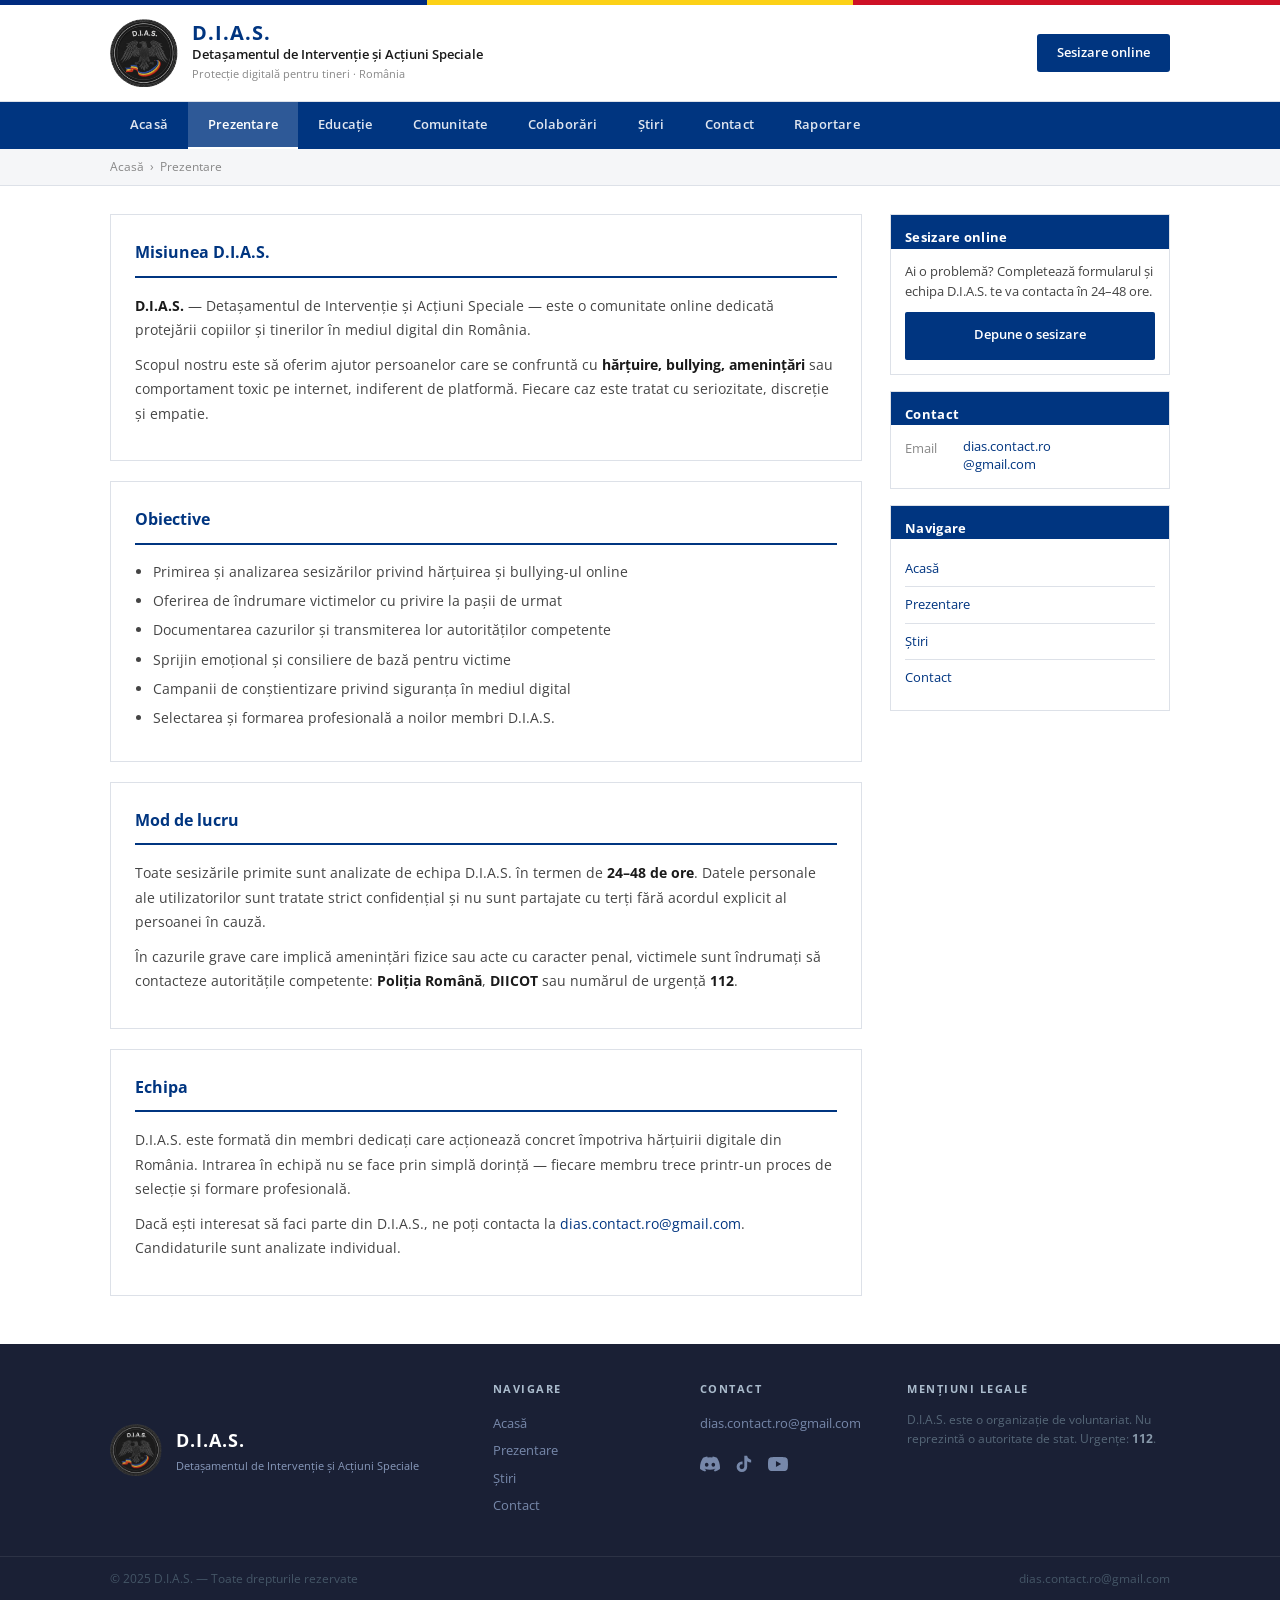
<file: despre.html>
<!DOCTYPE html>
<html lang="ro">
<head>
    <meta charset="UTF-8">
    <meta name="viewport" content="width=device-width, initial-scale=1.0">
    <title>Prezentare — D.I.A.S.</title>
    <link rel="preconnect" href="https://fonts.googleapis.com">
    <link href="https://fonts.googleapis.com/css2?family=Open+Sans:wght@400;600;700&display=swap" rel="stylesheet">
    <link rel="stylesheet" href="style.css">
</head>
<body>
<div class="tricolor"><div class="tc-blue"></div><div class="tc-yellow"></div><div class="tc-red"></div></div>
<header class="header">
    <div class="wrap header-inner">
        <a href="index.html" class="logo">
            <img src="assets/dias-logo.png" alt="D.I.A.S.">
            <div class="logo-text">
                <div class="logo-name">D.I.A.S.</div>
                <div class="logo-full">Detașamentul de Intervenție și Acțiuni Speciale</div>
                <div class="logo-sub">Protecție digitală pentru tineri · România</div>
            </div>
        </a>
        <div class="header-right">
            <a href="contact.html" class="header-sesizare">Sesizare online</a>
        </div>
    </div>
</header>
<nav class="nav">
    <div class="wrap nav-inner">
        <a href="index.html" class="nav-link">Acasă</a>
        <a href="despre.html" class="nav-link active">Prezentare</a>
        <a href="educatie.html" class="nav-link">Educație</a>
        <a href="comunitate.html" class="nav-link">Comunitate</a>
        <a href="colaborari.html" class="nav-link">Colaborări</a>
        <a href="stiri.html" class="nav-link">Știri</a>
        <a href="contact.html" class="nav-link">Contact</a>
        <a href="sesizare.html" class="nav-link">Raportare</a>
    </div>
</nav>

<div class="page-bar">
    <div class="wrap page-bar-inner">
        <span>Acasă</span><span class="pb-sep">›</span><span>Prezentare</span>
    </div>
</div>

<div class="wrap main-layout">
    <main class="main-content">
        <section class="content-block">
            <h2 class="block-title">Misiunea D.I.A.S.</h2>
            <p><strong>D.I.A.S.</strong> — Detașamentul de Intervenție și Acțiuni Speciale — este o comunitate online dedicată protejării copiilor și tinerilor în mediul digital din România.</p>
            <p>Scopul nostru este să oferim ajutor persoanelor care se confruntă cu <strong>hărțuire, bullying, amenințări</strong> sau comportament toxic pe internet, indiferent de platformă. Fiecare caz este tratat cu seriozitate, discreție și empatie.</p>
        </section>
        <section class="content-block">
            <h2 class="block-title">Obiective</h2>
            <ul class="content-list">
                <li>Primirea și analizarea sesizărilor privind hărțuirea și bullying-ul online</li>
                <li>Oferirea de îndrumare victimelor cu privire la pașii de urmat</li>
                <li>Documentarea cazurilor și transmiterea lor autorităților competente</li>
                <li>Sprijin emoțional și consiliere de bază pentru victime</li>
                <li>Campanii de conștientizare privind siguranța în mediul digital</li>
                <li>Selectarea și formarea profesională a noilor membri D.I.A.S.</li>
            </ul>
        </section>
        <section class="content-block">
            <h2 class="block-title">Mod de lucru</h2>
            <p>Toate sesizările primite sunt analizate de echipa D.I.A.S. în termen de <strong>24–48 de ore</strong>. Datele personale ale utilizatorilor sunt tratate strict confidențial și nu sunt partajate cu terți fără acordul explicit al persoanei în cauză.</p>
            <p>În cazurile grave care implică amenințări fizice sau acte cu caracter penal, victimele sunt îndrumați să contacteze autoritățile competente: <strong>Poliția Română</strong>, <strong>DIICOT</strong> sau numărul de urgență <strong>112</strong>.</p>
        </section>
        <section class="content-block">
            <h2 class="block-title">Echipa</h2>
            <p>D.I.A.S. este formată din membri dedicați care acționează concret împotriva hărțuirii digitale din România. Intrarea în echipă nu se face prin simplă dorință — fiecare membru trece printr-un proces de selecție și formare profesională.</p>
            <p>Dacă ești interesat să faci parte din D.I.A.S., ne poți contacta la <a href="mailto:dias.contact.ro@gmail.com">dias.contact.ro@gmail.com</a>. Candidaturile sunt analizate individual.</p>
        </section>
    </main>
    <aside class="sidebar">
        <div class="side-widget">
            <div class="side-widget-title">Sesizare online</div>
            <p>Ai o problemă? Completează formularul și echipa D.I.A.S. te va contacta în 24–48 ore.</p>
            <a href="contact.html" class="side-btn">Depune o sesizare</a>
        </div>
        <div class="side-widget">
            <div class="side-widget-title">Contact</div>
            <div class="side-info-row">
                <span class="si-label">Email</span>
                <a href="mailto:dias.contact.ro@gmail.com">dias.contact.ro<br>@gmail.com</a>
            </div>
        </div>
        <div class="side-widget">
            <div class="side-widget-title">Navigare</div>
            <ul class="side-links">
                <li><a href="index.html">Acasă</a></li>
                <li><a href="despre.html">Prezentare</a></li>
                <li><a href="stiri.html">Știri</a></li>
                <li><a href="contact.html">Contact</a></li>
            </ul>
        </div>
    </aside>
</div>

<footer class="footer">
    <div class="footer-top">
        <div class="wrap footer-top-inner">
            <div class="footer-brand">
                <img src="assets/dias-logo.png" alt="D.I.A.S." class="footer-logo">
                <div><div class="footer-brand-name">D.I.A.S.</div><div class="footer-brand-sub">Detașamentul de Intervenție și Acțiuni Speciale</div></div>
            </div>
            <div class="footer-nav"><div class="footer-nav-title">Navigare</div><a href="index.html">Acasă</a><a href="despre.html">Prezentare</a><a href="stiri.html">Știri</a><a href="contact.html">Contact</a></div>
            <div class="footer-nav"><div class="footer-nav-title">Contact</div><a href="mailto:dias.contact.ro@gmail.com">dias.contact.ro@gmail.com</a>
                <div class="footer-social">
                    <a href="https://discord.gg/egsZMS3j5e" target="_blank" title="Discord">
                        <svg viewBox="0 0 24 24" fill="currentColor"><path d="M20.317 4.37a19.791 19.791 0 0 0-4.885-1.515.074.074 0 0 0-.079.037c-.21.375-.444.864-.608 1.25a18.27 18.27 0 0 0-5.487 0 12.64 12.64 0 0 0-.617-1.25.077.077 0 0 0-.079-.037A19.736 19.736 0 0 0 3.677 4.37a.07.07 0 0 0-.032.027C.533 9.046-.32 13.58.099 18.057a.082.082 0 0 0 .031.057 19.9 19.9 0 0 0 5.993 3.03.078.078 0 0 0 .084-.028c.462-.63.874-1.295 1.226-1.994a.076.076 0 0 0-.041-.106 13.107 13.107 0 0 1-1.872-.892.077.077 0 0 1-.008-.128 10.2 10.2 0 0 0 .372-.292.074.074 0 0 1 .077-.01c3.928 1.793 8.18 1.793 12.062 0a.074.074 0 0 1 .078.01c.12.098.246.198.373.292a.077.077 0 0 1-.006.127 12.299 12.299 0 0 1-1.873.892.077.077 0 0 0-.041.107c.36.698.772 1.362 1.225 1.993a.076.076 0 0 0 .084.028 19.839 19.839 0 0 0 6.002-3.03.077.077 0 0 0 .032-.054c.5-5.177-.838-9.674-3.549-13.66a.061.061 0 0 0-.031-.03zM8.02 15.33c-1.183 0-2.157-1.085-2.157-2.419 0-1.333.956-2.419 2.157-2.419 1.21 0 2.176 1.096 2.157 2.42 0 1.333-.956 2.418-2.157 2.418zm7.975 0c-1.183 0-2.157-1.085-2.157-2.419 0-1.333.955-2.419 2.157-2.419 1.21 0 2.176 1.096 2.157 2.42 0 1.333-.946 2.418-2.157 2.418z"/></svg>
                    </a>
                    <a href="https://www.tiktok.com/@dias60913" target="_blank" title="TikTok">
                        <svg viewBox="0 0 24 24" fill="currentColor"><path d="M19.59 6.69a4.83 4.83 0 0 1-3.77-4.25V2h-3.45v13.67a2.89 2.89 0 0 1-2.88 2.5 2.89 2.89 0 0 1-2.89-2.89 2.89 2.89 0 0 1 2.89-2.89c.28 0 .54.04.79.1V9.01a6.33 6.33 0 0 0-.79-.05 6.34 6.34 0 0 0-6.34 6.34 6.34 6.34 0 0 0 6.34 6.34 6.34 6.34 0 0 0 6.33-6.34V8.69a8.14 8.14 0 0 0 4.77 1.52V6.75a4.85 4.85 0 0 1-1-.06z"/></svg>
                    </a>
                    <a href="https://www.youtube.com/@D.I.A.S-y3lda" target="_blank" title="YouTube">
                        <svg viewBox="0 0 24 24" fill="currentColor"><path d="M23.498 6.186a3.016 3.016 0 0 0-2.122-2.136C19.505 3.545 12 3.545 12 3.545s-7.505 0-9.377.505A3.017 3.017 0 0 0 .502 6.186C0 8.07 0 12 0 12s0 3.93.502 5.814a3.016 3.016 0 0 0 2.122 2.136c1.871.505 9.376.505 9.376.505s7.505 0 9.377-.505a3.015 3.015 0 0 0 2.122-2.136C24 15.93 24 12 24 12s0-3.93-.502-5.814zM9.545 15.568V8.432L15.818 12l-6.273 3.568z"/></svg>
                    </a>
                </div></div>
            <div class="footer-nav"><div class="footer-nav-title">Mențiuni legale</div><p>D.I.A.S. este o organizație de voluntariat. Nu reprezintă o autoritate de stat. Urgențe: <strong>112</strong>.</p></div>
        </div>
    </div>
    <div class="footer-bottom"><div class="wrap footer-bottom-inner"><span>© 2025 D.I.A.S. — Toate drepturile rezervate</span><span>dias.contact.ro@gmail.com</span></div></div>
</footer>
</body>
</html>
</file>
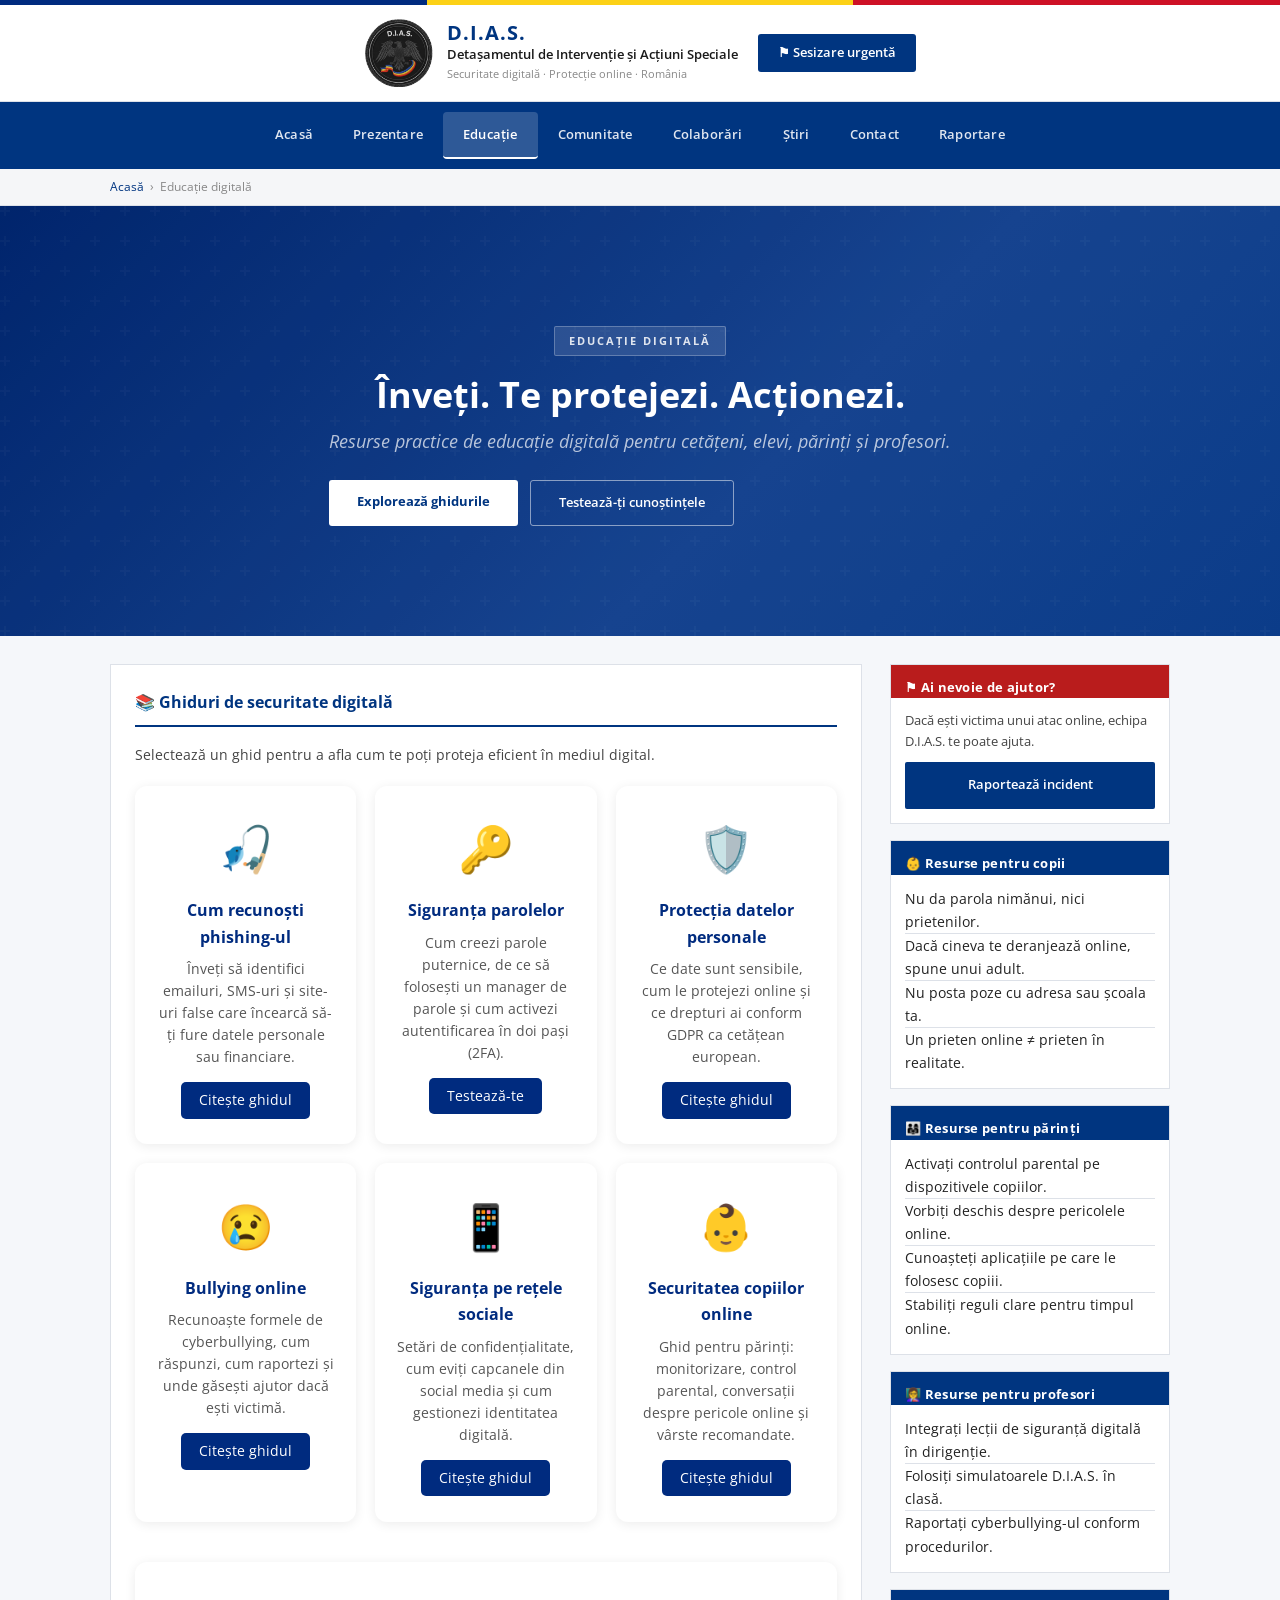
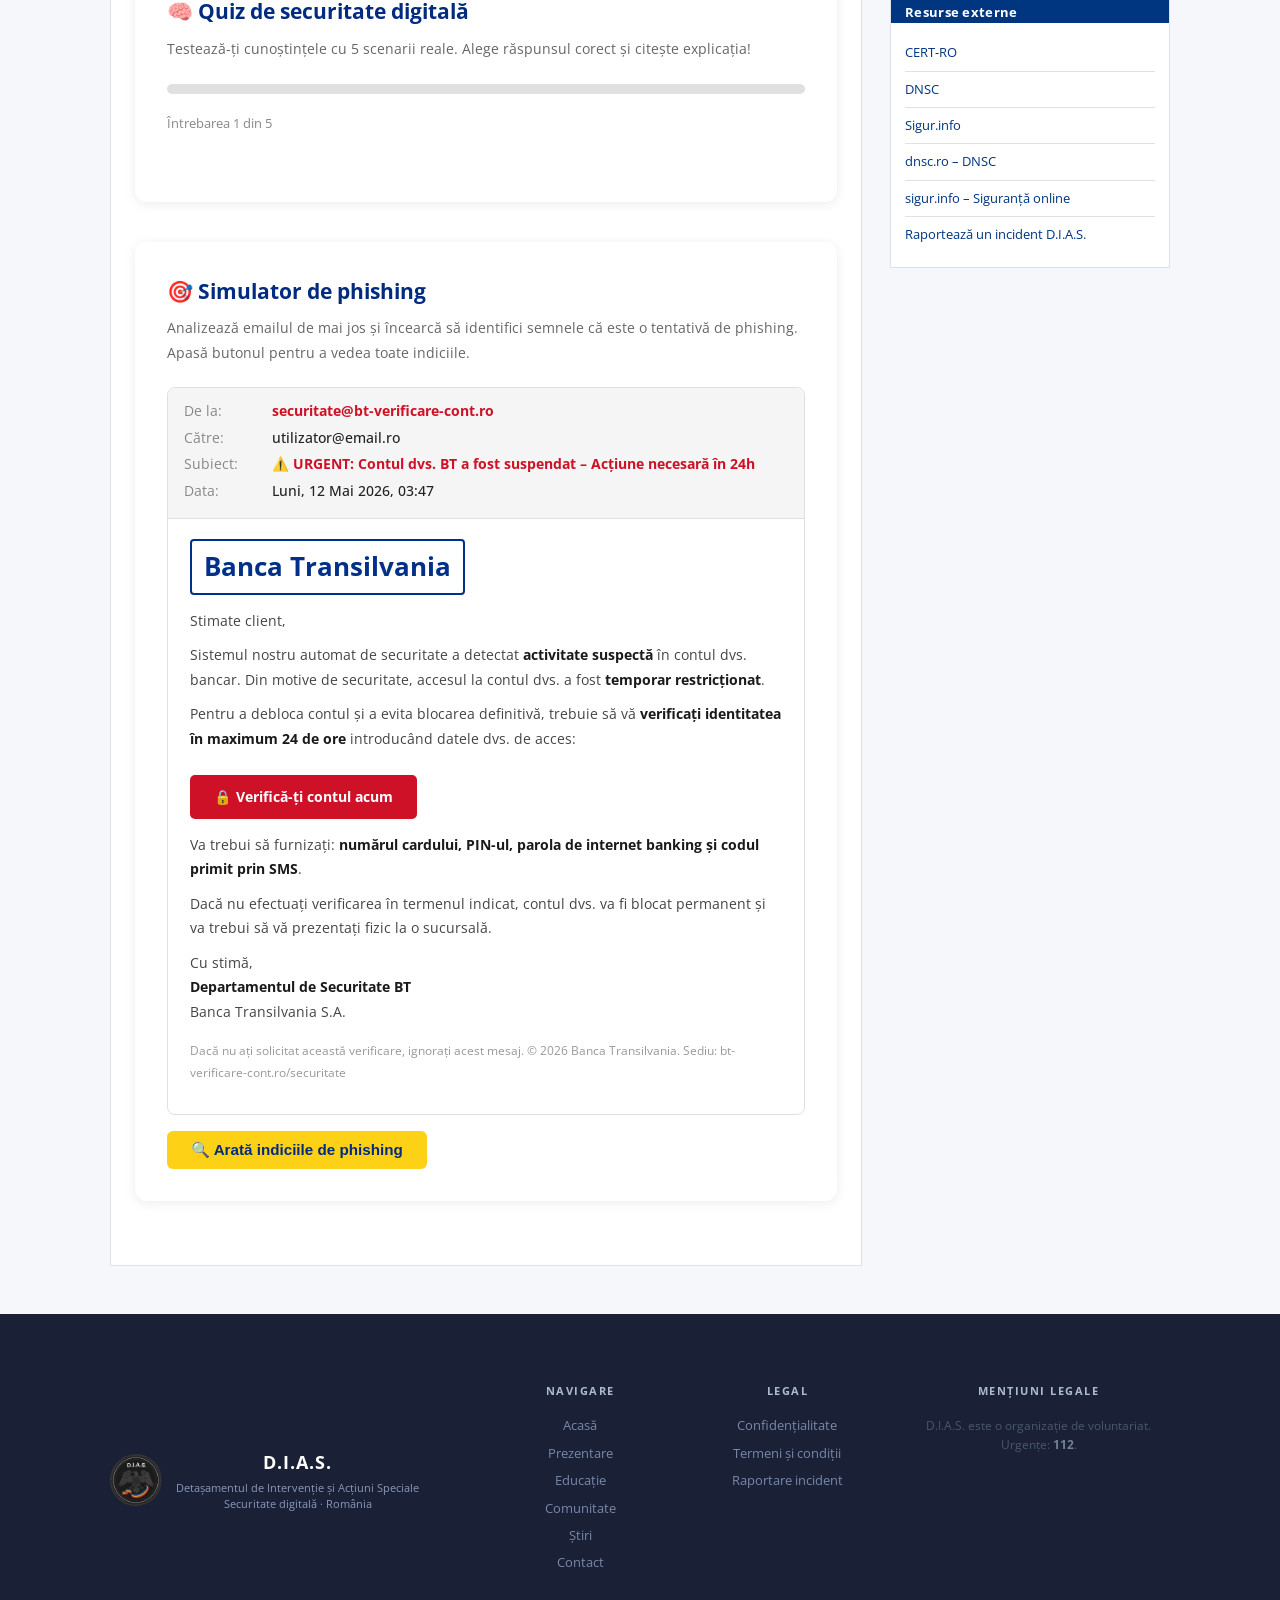
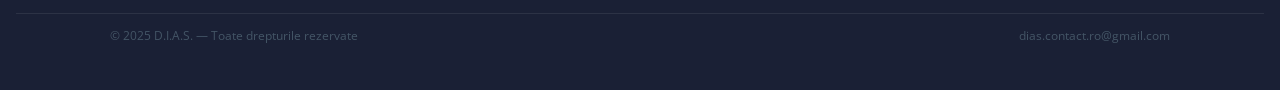
<file: educatie.html>
<!DOCTYPE html>
<html lang="ro">
<head>
  <meta charset="UTF-8" />
  <meta name="viewport" content="width=device-width, initial-scale=1.0" />
  <title>Educație digitală – D.I.A.S.</title>
  <link rel="stylesheet" href="style.css" />
  <link href="https://fonts.googleapis.com/css2?family=Open+Sans:wght@400;600;700&display=swap" rel="stylesheet" />
  <style>
    body { font-family: 'Open Sans', sans-serif; margin: 0; background: #f5f7fa; color: #222; }
    .tricolor-bar { height: 6px; background: linear-gradient(to right, #002B7F 33.3%, #FCD116 33.3% 66.6%, #CE1126 66.6%); }
    header { background: #002B7F; color: #fff; padding: 0 2rem; display: flex; align-items: center; justify-content: space-between; flex-wrap: wrap; }
    .logo-area { display: flex; align-items: center; gap: 14px; padding: 12px 0; }
    .logo-icon { width: 52px; height: 52px; background: #FCD116; border-radius: 50%; display: flex; align-items: center; justify-content: center; font-weight: 700; font-size: 1.1rem; color: #002B7F; }
    .logo-text h1 { margin: 0; font-size: 1.4rem; letter-spacing: 2px; }
    .logo-text p { margin: 0; font-size: 0.75rem; opacity: .8; }
    nav { display: flex; flex-wrap: wrap; gap: 4px; padding: 10px 0; }
    nav a { color: #fff; text-decoration: none; padding: 7px 13px; border-radius: 4px; font-size: 0.9rem; transition: background .2s; }
    nav a:hover, nav a.active { background: rgba(255,255,255,0.15); }
    nav a.nav-report { background: #CE1126; border-radius: 4px; }
    nav a.nav-report:hover { background: #a50e1e; }
    /* HERO */
    .hero { background: linear-gradient(135deg, #002B7F 0%, #1a4fa8 60%, #0d47a1 100%); color: #fff; padding: 60px 2rem 50px; text-align: center; }
    .hero h2 { font-size: 2.2rem; margin: 0 0 14px; }
    .hero p { font-size: 1.1rem; opacity: .88; max-width: 680px; margin: 0 auto; }
    /* LAYOUT */
    .page-wrap { max-width: 1200px; margin: 0 auto; padding: 2rem 1.5rem; display: grid; grid-template-columns: 1fr 300px; gap: 2rem; }
    @media(max-width:900px){ .page-wrap { grid-template-columns: 1fr; } }
    .section-title { font-size: 1.4rem; font-weight: 700; color: #002B7F; border-bottom: 3px solid #FCD116; padding-bottom: 8px; margin: 0 0 1.4rem; }
    /* GHIDURI GRID */
    .ghid-grid { display: grid; grid-template-columns: repeat(3, 1fr); gap: 1.2rem; margin-bottom: 2.5rem; }
    @media(max-width:760px){ .ghid-grid { grid-template-columns: repeat(2,1fr); } }
    @media(max-width:480px){ .ghid-grid { grid-template-columns: 1fr; } }
    .ghid-card { background: #fff; border-radius: 12px; padding: 1.6rem 1.3rem; box-shadow: 0 2px 12px rgba(0,0,0,.08); text-align: center; transition: transform .2s, box-shadow .2s; }
    .ghid-card:hover { transform: translateY(-4px); box-shadow: 0 6px 20px rgba(0,43,127,.13); }
    .ghid-card .g-icon { font-size: 2.8rem; margin-bottom: 12px; }
    .ghid-card h3 { margin: 0 0 8px; color: #002B7F; font-size: 1rem; }
    .ghid-card p { margin: 0 0 14px; font-size: 0.86rem; color: #555; line-height: 1.6; }
    .btn-ghid { display: inline-block; background: #002B7F; color: #fff; padding: 7px 18px; border-radius: 5px; font-size: 0.85rem; text-decoration: none; transition: background .2s; }
    .btn-ghid:hover { background: #1a4fa8; }
    /* QUIZ */
    .quiz-box { background: #fff; border-radius: 12px; padding: 2rem; box-shadow: 0 2px 12px rgba(0,0,0,.08); margin-bottom: 2.5rem; }
    .quiz-box h2 { margin: 0 0 8px; color: #002B7F; }
    .quiz-box .quiz-sub { color: #666; font-size: 0.9rem; margin-bottom: 1.4rem; }
    .progress-bar-wrap { background: #e0e0e0; border-radius: 20px; height: 10px; margin-bottom: 1.2rem; }
    .progress-bar { height: 10px; border-radius: 20px; background: linear-gradient(to right, #002B7F, #1565c0); transition: width .4s; }
    .quiz-question-label { font-size: 0.82rem; color: #888; margin-bottom: 4px; }
    .quiz-question { font-size: 1.05rem; font-weight: 600; color: #111; margin-bottom: 1.2rem; line-height: 1.5; }
    .quiz-options { display: flex; flex-direction: column; gap: 10px; margin-bottom: 1rem; }
    .quiz-option { background: #f0f4ff; border: 2px solid #c5d3f0; border-radius: 8px; padding: 11px 16px; cursor: pointer; font-size: 0.92rem; transition: all .2s; text-align: left; }
    .quiz-option:hover { background: #dce8ff; border-color: #002B7F; }
    .quiz-option.correct { background: #e6f9ed; border-color: #1a7a3a; color: #1a7a3a; font-weight: 600; }
    .quiz-option.wrong { background: #fde8e8; border-color: #CE1126; color: #CE1126; }
    .quiz-explanation { background: #e8f4fd; border-left: 4px solid #1565c0; border-radius: 6px; padding: 12px 16px; font-size: 0.88rem; margin-bottom: 1rem; display: none; line-height: 1.6; }
    .btn-next { background: #002B7F; color: #fff; border: none; padding: 10px 26px; border-radius: 6px; font-size: 0.95rem; cursor: pointer; transition: background .2s; }
    .btn-next:hover { background: #1a4fa8; }
    .quiz-result { text-align: center; padding: 1.5rem; }
    .quiz-result .score-big { font-size: 3.5rem; font-weight: 700; color: #002B7F; }
    .quiz-result p { font-size: 1rem; color: #555; margin: 8px 0; }
    .btn-retry { background: #FCD116; color: #002B7F; border: none; padding: 10px 26px; border-radius: 6px; font-size: 0.95rem; font-weight: 700; cursor: pointer; margin-top: 10px; }
    /* SIMULATOR PHISHING */
    .sim-box { background: #fff; border-radius: 12px; padding: 2rem; box-shadow: 0 2px 12px rgba(0,0,0,.08); margin-bottom: 2.5rem; }
    .sim-box h2 { margin: 0 0 6px; color: #002B7F; }
    .sim-box .sim-sub { color: #666; font-size: 0.9rem; margin-bottom: 1.4rem; }
    .email-fake { border: 1px solid #e0e0e0; border-radius: 8px; overflow: hidden; font-size: 0.88rem; max-width: 680px; }
    .email-header { background: #f5f5f5; padding: 12px 16px; border-bottom: 1px solid #e0e0e0; }
    .email-field { display: flex; gap: 8px; margin-bottom: 4px; font-size: 0.85rem; }
    .email-field .lbl { color: #888; min-width: 80px; }
    .email-field .val { color: #222; font-weight: 500; }
    .email-field .danger { color: #CE1126; font-weight: 700; }
    .email-body { padding: 20px 22px; line-height: 1.7; }
    .email-body .bank-logo { font-size: 1.6rem; font-weight: 700; color: #003087; border: 2px solid #003087; display: inline-block; padding: 4px 12px; border-radius: 4px; margin-bottom: 14px; }
    .email-body .btn-fake { display: inline-block; background: #CE1126; color: #fff; padding: 10px 24px; border-radius: 5px; text-decoration: none; font-weight: 700; margin: 14px 0; cursor: default; }
    .email-body .small-text { font-size: 0.78rem; color: #999; margin-top: 16px; }
    .btn-show-hints { background: #FCD116; color: #002B7F; border: none; padding: 10px 24px; border-radius: 6px; font-weight: 700; cursor: pointer; font-size: 0.95rem; margin-top: 1rem; }
    .hints-list { display: none; margin-top: 1.2rem; }
    .hint-item { display: flex; align-items: flex-start; gap: 10px; background: #fff3cd; border-left: 4px solid #e6a817; border-radius: 6px; padding: 10px 14px; margin-bottom: 8px; font-size: 0.88rem; line-height: 1.5; }
    .hint-item .hi { font-size: 1.2rem; }
    /* SIDEBAR */
    .sidebar-widget { background: #fff; border-radius: 10px; padding: 1.3rem; box-shadow: 0 2px 10px rgba(0,0,0,.07); margin-bottom: 1.4rem; }
    .sidebar-widget h4 { margin: 0 0 10px; font-size: 0.98rem; color: #002B7F; border-bottom: 2px solid #FCD116; padding-bottom: 6px; }
    .sidebar-widget ul { margin: 0; padding: 0 0 0 1.1rem; }
    .sidebar-widget ul li { font-size: 0.87rem; margin-bottom: 7px; line-height: 1.5; }
    .sidebar-widget a { color: #002B7F; text-decoration: none; }
    .sidebar-widget a:hover { text-decoration: underline; }
    .target-group { font-weight: 700; color: #002B7F; font-size: 0.88rem; margin: 12px 0 5px; }
    footer { background: #002B7F; color: #fff; text-align: center; padding: 2rem 1rem; margin-top: 2rem; }
    footer p { margin: 4px 0; font-size: 0.85rem; opacity: .8; }
    footer a { color: #FCD116; text-decoration: none; }
  </style>
</head>
<body>
<div class="tricolor"><div class="tc-blue"></div><div class="tc-yellow"></div><div class="tc-red"></div></div>
<header class="header">
    <div class="wrap header-inner">
        <a href="index.html" class="logo">
            <img src="assets/dias-logo.png" alt="D.I.A.S.">
            <div class="logo-text">
                <div class="logo-name">D.I.A.S.</div>
                <div class="logo-full">Detașamentul de Intervenție și Acțiuni Speciale</div>
                <div class="logo-sub">Securitate digitală · Protecție online · România</div>
            </div>
        </a>
        <div class="header-right"><a href="sesizare.html" class="header-sesizare">⚑ Sesizare urgentă</a></div>
    </div>
</header>
<nav class="nav">
    <div class="wrap nav-inner">
        <a href="index.html" class="nav-link">Acasă</a>
        <a href="despre.html" class="nav-link">Prezentare</a>
        <a href="educatie.html" class="nav-link active">Educație</a>
        <a href="comunitate.html" class="nav-link">Comunitate</a>
        <a href="colaborari.html" class="nav-link">Colaborări</a>
        <a href="stiri.html" class="nav-link">Știri</a>
        <a href="contact.html" class="nav-link">Contact</a>
        <a href="sesizare.html" class="nav-link">Raportare</a>
    </div>
</nav>
<div class="page-bar"><div class="wrap page-bar-inner"><a href="index.html">Acasă</a><span class="pb-sep">›</span><span>Educație digitală</span></div></div>

<section class="hero">
    <div class="hero-overlay"></div>
    <div class="wrap hero-content">
        <div class="hero-badge">EDUCAȚIE DIGITALĂ</div>
        <h1>Înveți. Te protejezi. Acționezi.</h1>
        <p>Resurse practice de educație digitală pentru cetățeni, elevi, părinți și profesori.</p>
        <div class="hero-btns">
            <a href="#ghiduri" class="hero-btn-primary">Explorează ghidurile</a>
            <a href="#quiz" class="hero-btn-sec">Testează-ți cunoștințele</a>
        </div>
    </div>
</section>

<div class="wrap main-layout">
<main class="main-content">
    <!-- GHIDURI -->
    <section class="content-block" id="ghiduri">
    <h2 class="block-title">📚 Ghiduri de securitate digitală</h2>
    <p style="margin-bottom:18px;">Selectează un ghid pentru a afla cum te poți proteja eficient în mediul digital.</p>
    <div class="ghid-grid">
        <div class="ghid-card">
          <div class="g-icon">🎣</div>
          <h3>Cum recunoști phishing-ul</h3>
          <p>Înveți să identifici emailuri, SMS-uri și site-uri false care încearcă să-ți fure datele personale sau financiare.</p>
          <a href="#simulator" class="btn-ghid">Citește ghidul</a>
        </div>
        <div class="ghid-card">
          <div class="g-icon">🔑</div>
          <h3>Siguranța parolelor</h3>
          <p>Cum creezi parole puternice, de ce să folosești un manager de parole și cum activezi autentificarea în doi pași (2FA).</p>
          <a href="#quiz" class="btn-ghid">Testează-te</a>
        </div>
        <div class="ghid-card">
          <div class="g-icon">🛡️</div>
          <h3>Protecția datelor personale</h3>
          <p>Ce date sunt sensibile, cum le protejezi online și ce drepturi ai conform GDPR ca cetățean european.</p>
          <a href="raportare.html" class="btn-ghid">Citește ghidul</a>
        </div>
        <div class="ghid-card">
          <div class="g-icon">😢</div>
          <h3>Bullying online</h3>
          <p>Recunoaște formele de cyberbullying, cum răspunzi, cum raportezi și unde găsești ajutor dacă ești victimă.</p>
          <a href="raportare.html" class="btn-ghid">Citește ghidul</a>
        </div>
        <div class="ghid-card">
          <div class="g-icon">📱</div>
          <h3>Siguranța pe rețele sociale</h3>
          <p>Setări de confidențialitate, cum eviți capcanele din social media și cum gestionezi identitatea digitală.</p>
          <a href="raportare.html" class="btn-ghid">Citește ghidul</a>
        </div>
        <div class="ghid-card">
          <div class="g-icon">👶</div>
          <h3>Securitatea copiilor online</h3>
          <p>Ghid pentru părinți: monitorizare, control parental, conversații despre pericole online și vârste recomandate.</p>
          <a href="raportare.html" class="btn-ghid">Citește ghidul</a>
        </div>
      </div>

      <!-- QUIZ -->
      <div class="quiz-box" id="quiz">
        <h2>🧠 Quiz de securitate digitală</h2>
        <p class="quiz-sub">Testează-ți cunoștințele cu 5 scenarii reale. Alege răspunsul corect și citește explicația!</p>
        <div id="quiz-container">
          <div class="progress-bar-wrap"><div class="progress-bar" id="quiz-progress" style="width:0%"></div></div>
          <div class="quiz-question-label" id="q-label">Întrebarea 1 din 5</div>
          <div class="quiz-question" id="q-text"></div>
          <div class="quiz-options" id="q-options"></div>
          <div class="quiz-explanation" id="q-explanation"></div>
          <button class="btn-next" id="btn-next" style="display:none">Următoarea întrebare →</button>
        </div>
        <div class="quiz-result" id="quiz-result" style="display:none">
          <div class="score-big" id="score-display"></div>
          <p id="score-msg"></p>
          <p style="font-size:0.85rem;color:#888">Revizuiește ghidurile de mai sus pentru a-ți consolida cunoștințele.</p>
          <button class="btn-retry" onclick="startQuiz()">Încearcă din nou 🔄</button>
        </div>
      </div>

      <!-- SIMULATOR PHISHING -->
      <div class="sim-box" id="simulator">
        <h2>🎯 Simulator de phishing</h2>
        <p class="sim-sub">Analizează emailul de mai jos și încearcă să identifici semnele că este o tentativă de phishing. Apasă butonul pentru a vedea toate indiciile.</p>
        <div class="email-fake">
          <div class="email-header">
            <div class="email-field"><span class="lbl">De la:</span><span class="val danger">securitate@bt-verificare-cont.ro</span></div>
            <div class="email-field"><span class="lbl">Către:</span><span class="val">utilizator@email.ro</span></div>
            <div class="email-field"><span class="lbl">Subiect:</span><span class="val danger">⚠️ URGENT: Contul dvs. BT a fost suspendat – Acțiune necesară în 24h</span></div>
            <div class="email-field"><span class="lbl">Data:</span><span class="val">Luni, 12 Mai 2026, 03:47</span></div>
          </div>
          <div class="email-body">
            <div class="bank-logo">Banca Transilvania</div>
            <p>Stimate client,</p>
            <p>Sistemul nostru automat de securitate a detectat <strong>activitate suspectă</strong> în contul dvs. bancar. Din motive de securitate, accesul la contul dvs. a fost <strong>temporar restricționat</strong>.</p>
            <p>Pentru a debloca contul și a evita blocarea definitivă, trebuie să vă <strong>verificați identitatea în maximum 24 de ore</strong> introducând datele dvs. de acces:</p>
            <a class="btn-fake">🔒 Verifică-ți contul acum</a>
            <p>Va trebui să furnizați: <strong>numărul cardului, PIN-ul, parola de internet banking și codul primit prin SMS</strong>.</p>
            <p>Dacă nu efectuați verificarea în termenul indicat, contul dvs. va fi blocat permanent și va trebui să vă prezentați fizic la o sucursală.</p>
            <p>Cu stimă,<br/><strong>Departamentul de Securitate BT</strong><br/>Banca Transilvania S.A.</p>
            <p class="small-text">Dacă nu ați solicitat această verificare, ignorați acest mesaj. © 2026 Banca Transilvania. Sediu: bt-verificare-cont.ro/securitate</p>
          </div>
        </div>
        <button class="btn-show-hints" onclick="toggleHints()">🔍 Arată indiciile de phishing</button>
        <div class="hints-list" id="hints-list">
          <div class="hint-item"><span class="hi">🚩</span><span><strong>Domeniu fals:</strong> Adresa expeditorului este <em>bt-verificare-cont.ro</em> – nu este domeniul oficial al Băncii Transilvania (banca-transilvania.ro sau bt.ro). Băncile reale nu folosesc niciodată subdomenii sau domenii alternative.</span></div>
          <div class="hint-item"><span class="hi">🚩</span><span><strong>Ora de trimitere suspectă:</strong> Emailul a fost trimis la <em>03:47 dimineața</em>. Comunicările oficiale ale băncilor sunt trimise în orele de program.</span></div>
          <div class="hint-item"><span class="hi">🚩</span><span><strong>Urgență artificială:</strong> Fraze ca „<em>24 de ore</em>", „<em>blocat permanent</em>", „<em>acțiune necesară URGENT</em>" sunt tehnici clasice de manipulare psihologică prin presiune temporală.</span></div>
          <div class="hint-item"><span class="hi">🚩</span><span><strong>Cerere de PIN și parolă:</strong> Nicio bancă legitimă nu cere niciodată PIN-ul, parola completă sau coduri SMS prin email. Acestea sunt date strict confidențiale.</span></div>
          <div class="hint-item"><span class="hi">🚩</span><span><strong>Link suspect în subsol:</strong> Footer-ul conține <em>bt-verificare-cont.ro/securitate</em> – nu este site-ul oficial al băncii. Verifică întotdeauna URL-ul complet.</span></div>
          <div class="hint-item"><span class="hi">🚩</span><span><strong>Amenințare cu blocare permanentă:</strong> Băncile nu blochează conturi permanent prin email fără contact prealabil. Această amenințare este menită să te facă să acționezi fără să gândești.</span></div>
        </div>
      </div>
    </main>

    <aside class="sidebar">
      <div class="side-widget urgent-widget">
          <div class="side-widget-title">⚑ Ai nevoie de ajutor?</div>
          <p>Dacă ești victima unui atac online, echipa D.I.A.S. te poate ajuta.</p>
          <a href="sesizare.html" class="side-btn">Raportează incident</a>
      </div>
      <div class="side-widget">
          <div class="side-widget-title">👶 Resurse pentru copii</div>
          <ul class="side-links">
              <li>Nu da parola nimănui, nici prietenilor.</li>
              <li>Dacă cineva te deranjează online, spune unui adult.</li>
              <li>Nu posta poze cu adresa sau școala ta.</li>
              <li>Un prieten online ≠ prieten în realitate.</li>
          </ul>
      </div>
      <div class="side-widget">
          <div class="side-widget-title">👨‍👩‍👧 Resurse pentru părinți</div>
          <ul class="side-links">
              <li>Activați controlul parental pe dispozitivele copiilor.</li>
              <li>Vorbiți deschis despre pericolele online.</li>
              <li>Cunoașteți aplicațiile pe care le folosesc copiii.</li>
              <li>Stabiliți reguli clare pentru timpul online.</li>
          </ul>
      </div>
      <div class="side-widget">
          <div class="side-widget-title">👩‍🏫 Resurse pentru profesori</div>
          <ul class="side-links">
              <li>Integrați lecții de siguranță digitală în dirigenție.</li>
              <li>Folosiți simulatoarele D.I.A.S. în clasă.</li>
              <li>Raportați cyberbullying-ul conform procedurilor.</li>
          </ul>
      </div>
      <div class="side-widget">
          <div class="side-widget-title">Resurse externe</div>
          <ul class="side-links">
              <li><a href="https://cert.ro" target="_blank">CERT-RO</a></li>
              <li><a href="https://dnsc.ro" target="_blank">DNSC</a></li>
              <li><a href="https://sigur.info" target="_blank">Sigur.info</a></li>
          <li><a href="https://dnsc.ro" target="_blank">dnsc.ro – DNSC</a></li>
          <li><a href="https://sigur.info" target="_blank">sigur.info – Siguranță online</a></li>
          <li><a href="sesizare.html">Raportează un incident D.I.A.S.</a></li>
        </ul>
      </div>
    </aside>
  </div>

<footer class="footer">
    <div class="footer-top"><div class="wrap footer-top-inner">
        <div class="footer-brand"><img src="assets/dias-logo.png" alt="D.I.A.S." class="footer-logo"><div><div class="footer-brand-name">D.I.A.S.</div><div class="footer-brand-sub">Detașamentul de Intervenție și Acțiuni Speciale<br>Securitate digitală · România</div></div></div>
        <div class="footer-nav"><div class="footer-nav-title">Navigare</div><a href="index.html">Acasă</a><a href="despre.html">Prezentare</a><a href="educatie.html">Educație</a><a href="comunitate.html">Comunitate</a><a href="stiri.html">Știri</a><a href="contact.html">Contact</a></div>
        <div class="footer-nav"><div class="footer-nav-title">Legal</div><a href="confidentialitate.html">Confidențialitate</a><a href="termeni.html">Termeni și condiții</a><a href="sesizare.html">Raportare incident</a></div>
        <div class="footer-nav"><div class="footer-nav-title">Mențiuni legale</div><p>D.I.A.S. este o organizație de voluntariat. Urgențe: <strong>112</strong>.</p></div>
    </div></div>
    <div class="footer-bottom"><div class="wrap footer-bottom-inner"><span>© 2025 D.I.A.S. — Toate drepturile rezervate</span><span>dias.contact.ro@gmail.com</span></div></div>
</footer>

  <script>
    // ===== QUIZ DATA =====
    const quizData = [
      {
        question: "Primești un email de la „paypal-securitate.ro" care îți cere să îți confirmi parola pentru că contul a fost compromis. Ce faci?",
        options: [
          "A. Dai click pe linkul din email și introduci parola – e urgent.",
          "B. Ignori emailul și verifici direct contul accesând paypal.com din browser.",
          "C. Răspunzi la email cerând mai multe detalii."
        ],
        correct: 1,
        explanation: "✅ Corect! „paypal-securitate.ro" nu este domeniul oficial PayPal. Niciodată nu accesa linkuri din emailuri urgente – mergi direct pe site-ul oficial tastând adresa în browser. Aceasta este o tentativă clasică de phishing."
      },
      {
        question: "Care dintre aceste parole este cea mai sigură?",
        options: [
          "A. parola123",
          "B. Tr@f!c-Semafór_Mov#2026",
          "C. MariaPop1985"
        ],
        correct: 1,
        explanation: "✅ Corect! „Tr@f!c-Semafór_Mov#2026" este cea mai sigură – are caractere speciale, cifre, litere mari și mici, caractere diacritice și peste 20 de caractere. Parolele bazate pe date personale (naștere, nume) sunt ușor de ghicit."
      },
      {
        question: "Un coleg de clasă trimite mesaje răutăcioase și umilitoare despre tine pe Instagram, vizibile pentru toți. Ce reprezintă aceasta și ce trebuie să faci?",
        options: [
          "A. Este o glumă normală, nu trebuie să faci nimic.",
          "B. Este cyberbullying – trebuie raportat platformei și unui adult de încredere.",
          "C. Răspunzi cu același tip de mesaje ca să te aperi."
        ],
        correct: 1,
        explanation: "✅ Corect! Aceasta este o formă de cyberbullying. Trebuie să raportezi comportamentul platformei (Instagram are butoane de raportare), să salvezi dovezile (capturi de ecran) și să spui unui adult de încredere sau unui consilier școlar."
      },
      {
        question: "Ce este autentificarea în doi pași (2FA / Two-Factor Authentication)?",
        options: [
          "A. O metodă de a crea parole cu două cuvinte diferite.",
          "B. O confirmare a identității printr-un al doilea factor (cod SMS, app autentificator) în plus față de parolă.",
          "C. Conectarea la același cont de pe două dispozitive diferite simultan."
        ],
        correct: 1,
        explanation: "✅ Corect! 2FA adaugă un strat suplimentar de securitate: chiar dacă cineva îți fură parola, nu poate accesa contul fără al doilea factor (ex: codul din SMS sau din aplicația Google Authenticator). Activează 2FA oriunde este disponibil!"
      },
      {
        question: "Primești un mesaj pe WhatsApp: „Felicitări! Ai câștigat un iPhone 16 Pro! Apasă aici pentru a-ți revendica premiul și introdu datele cardului pentru taxele de transport." Ce este acest mesaj?",
        options: [
          "A. Un concurs legitim – merită să încerci, nu ai nimic de pierdut.",
          "B. O tentativă de escrocherie (scam) – nu dai click și nu furnizezi nicio dată.",
          "C. Un mesaj trimis din greșeală, poți răspunde să clarifici situația."
        ],
        correct: 1,
        explanation: "✅ Corect! Acesta este un scam clasic. Nu ai participat la niciun concurs, nu există niciun premiu real. Scopul este să obțină datele cardului tău sau să instaleze malware. Șterge mesajul și blochează expeditorul. Raportează la D.I.A.S. sau DNSC!"
      }
    ];

    let currentQ = 0;
    let score = 0;
    let answered = false;

    function startQuiz() {
      currentQ = 0;
      score = 0;
      answered = false;
      document.getElementById('quiz-result').style.display = 'none';
      document.getElementById('quiz-container').style.display = 'block';
      showQuestion();
    }

    function showQuestion() {
      answered = false;
      const q = quizData[currentQ];
      document.getElementById('q-label').textContent = 'Întrebarea ' + (currentQ + 1) + ' din ' + quizData.length;
      document.getElementById('q-text').textContent = q.question;
      document.getElementById('quiz-progress').style.width = (currentQ / quizData.length * 100) + '%';

      const optDiv = document.getElementById('q-options');
      optDiv.innerHTML = '';
      q.options.forEach(function(opt, i) {
        const btn = document.createElement('button');
        btn.className = 'quiz-option';
        btn.textContent = opt;
        btn.onclick = function() { selectAnswer(i); };
        optDiv.appendChild(btn);
      });

      document.getElementById('q-explanation').style.display = 'none';
      document.getElementById('q-explanation').textContent = '';
      document.getElementById('btn-next').style.display = 'none';
    }

    function selectAnswer(idx) {
      if (answered) return;
      answered = true;
      const q = quizData[currentQ];
      const opts = document.querySelectorAll('.quiz-option');

      opts.forEach(function(btn, i) {
        btn.style.pointerEvents = 'none';
        if (i === q.correct) btn.classList.add('correct');
        else if (i === idx && idx !== q.correct) btn.classList.add('wrong');
      });

      if (idx === q.correct) score++;

      const expl = document.getElementById('q-explanation');
      expl.textContent = q.explanation;
      expl.style.display = 'block';

      const btnNext = document.getElementById('btn-next');
      btnNext.style.display = 'inline-block';
      if (currentQ === quizData.length - 1) {
        btnNext.textContent = 'Vezi rezultatul 🏆';
      } else {
        btnNext.textContent = 'Următoarea întrebare →';
      }
    }

    document.getElementById('btn-next').onclick = function() {
      currentQ++;
      if (currentQ < quizData.length) {
        showQuestion();
      } else {
        showResult();
      }
    };

    function showResult() {
      document.getElementById('quiz-container').style.display = 'none';
      const res = document.getElementById('quiz-result');
      res.style.display = 'block';
      document.getElementById('score-display').textContent = score + ' / ' + quizData.length;
      var msgs = ['Mai ai de studiat – revizuiește ghidurile de securitate!', 'Bine, dar mai e loc de îmbunătățit!', 'Bine! Continuă să înveți!', 'Foarte bine! Ești aproape expert!', 'Perfect! Ești un expert în securitate digitală! 🎉'];
      document.getElementById('score-msg').textContent = msgs[score] || msgs[4];
    }

    // Start quiz on load
    startQuiz();

    // ===== SIMULATOR PHISHING =====
    function toggleHints() {
      var h = document.getElementById('hints-list');
      var btn = document.querySelector('.btn-show-hints');
      if (h.style.display === 'block') {
        h.style.display = 'none';
        btn.textContent = '🔍 Arată indiciile de phishing';
      } else {
        h.style.display = 'block';
        btn.textContent = '🙈 Ascunde indiciile';
      }
    }
  </script>
</body>
</html>
</file>
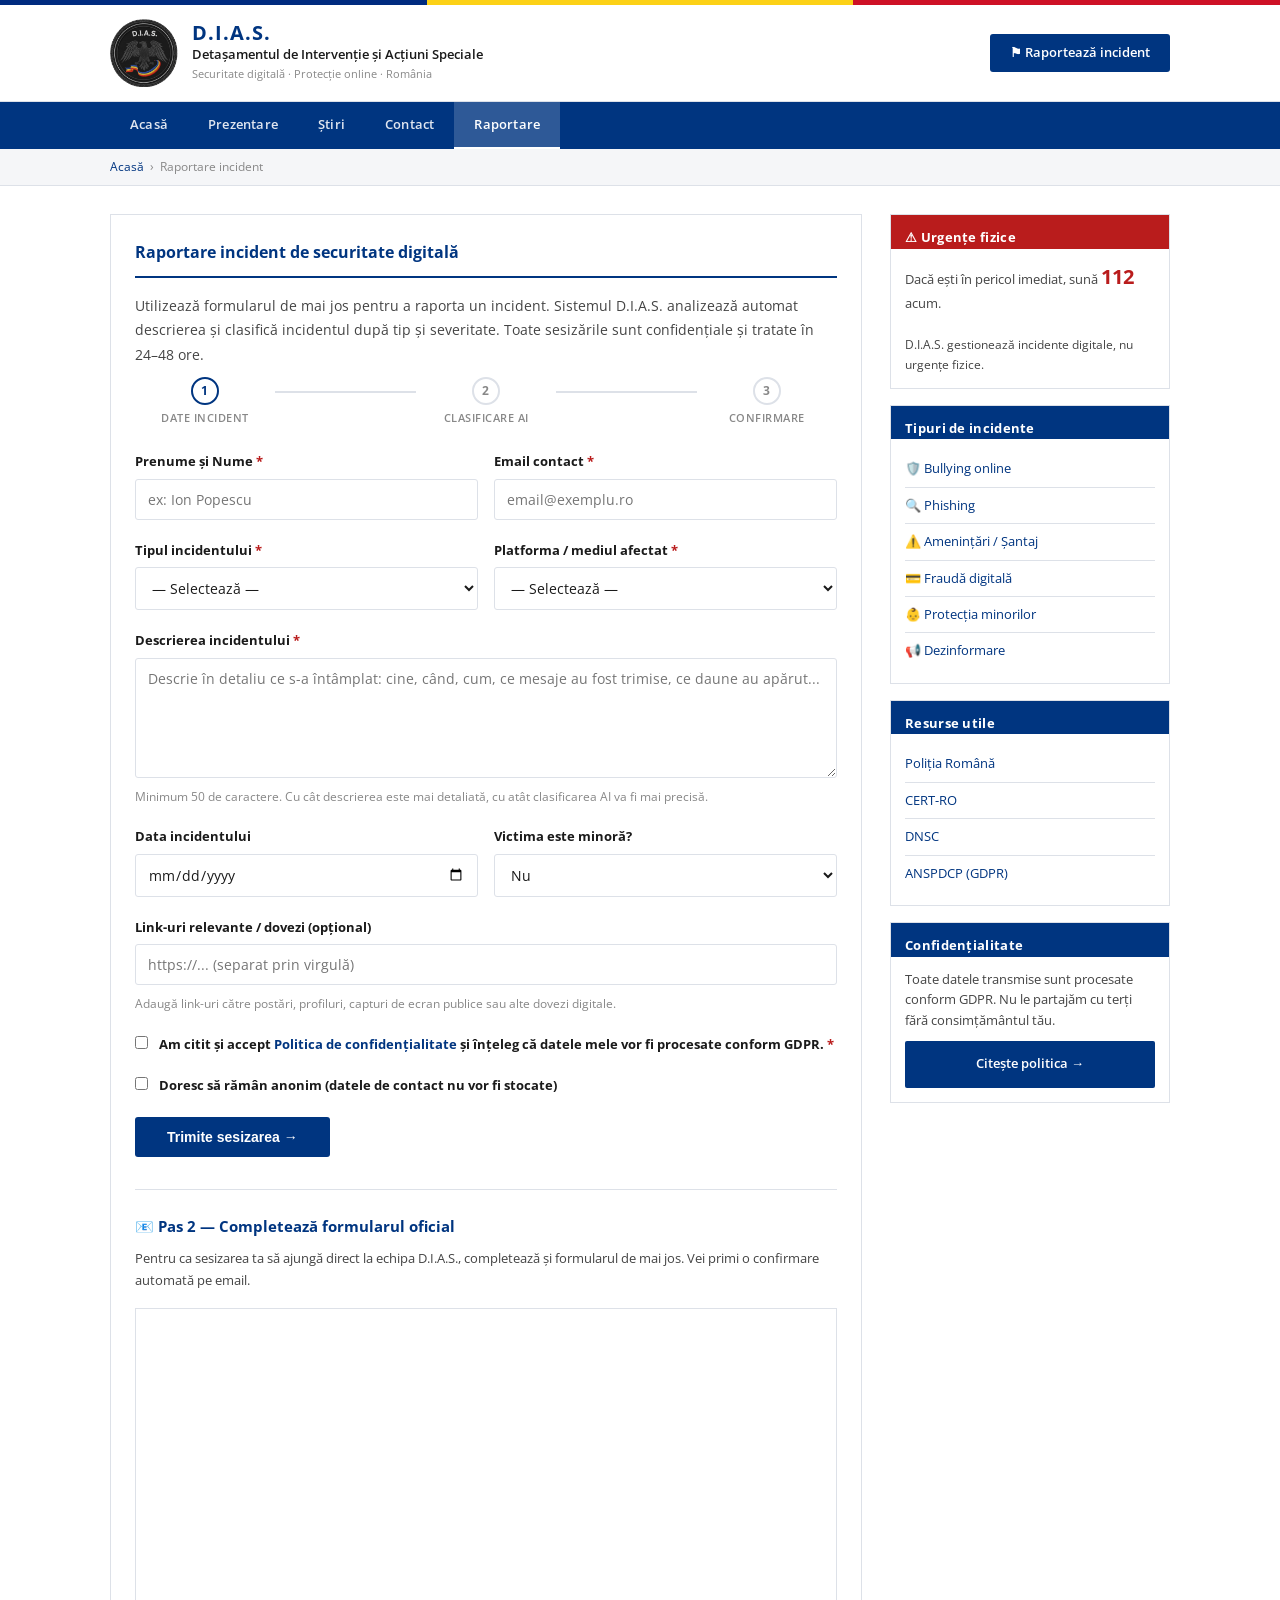
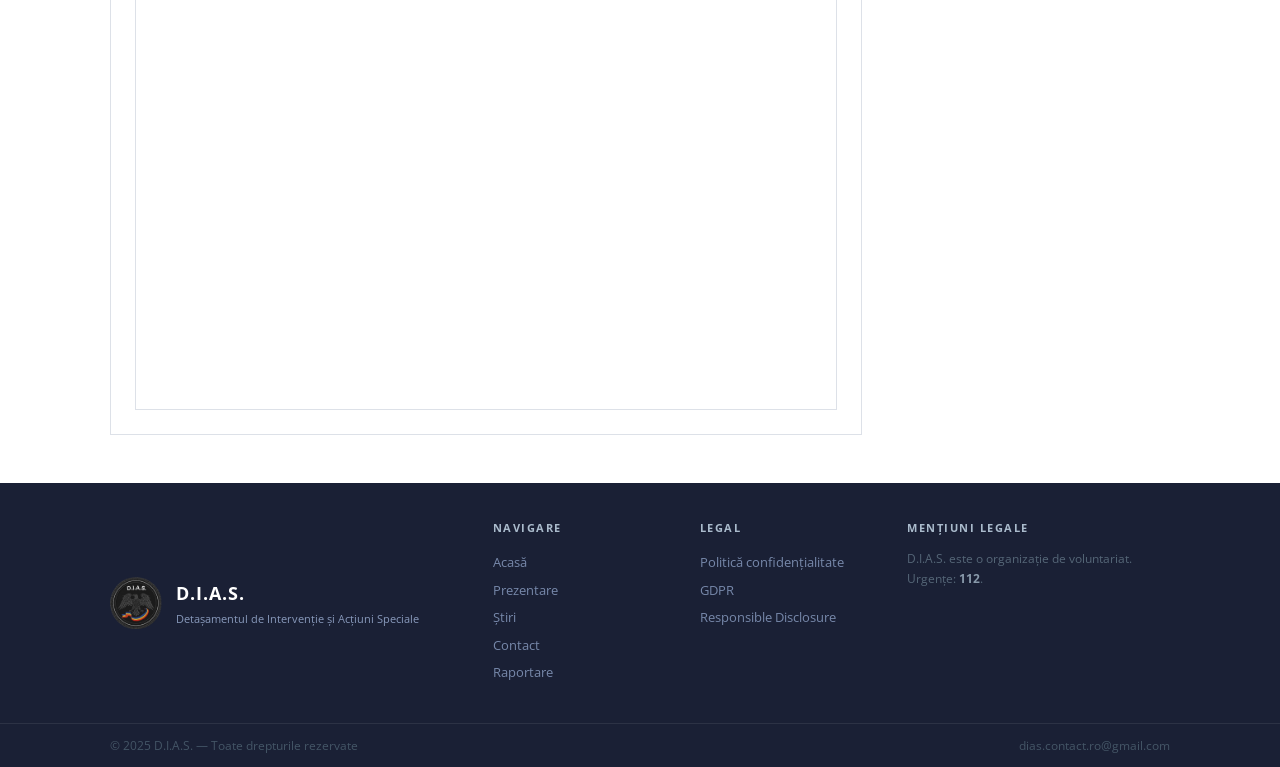
<file: sesizare.html>
<!DOCTYPE html>
<html lang="ro">
<head>
    <meta charset="UTF-8">
    <meta name="viewport" content="width=device-width, initial-scale=1.0">
    <title>Raportare Incident — D.I.A.S.</title>
    <meta name="description" content="Raportează un incident de hărțuire, phishing, fraudă sau bullying online către D.I.A.S.">
    <link rel="preconnect" href="https://fonts.googleapis.com">
    <link href="https://fonts.googleapis.com/css2?family=Open+Sans:wght@400;600;700;800&display=swap" rel="stylesheet">
    <link rel="stylesheet" href="style.css">
    <style>
        .incident-form { display: flex; flex-direction: column; gap: 20px; }
        .form-group { display: flex; flex-direction: column; gap: 6px; }
        .form-group label { font-size: 13px; font-weight: 700; color: var(--text); }
        .form-group label span.req { color: var(--red); }
        .form-group input, .form-group select, .form-group textarea {
            border: 1px solid var(--border); border-radius: 3px;
            padding: 10px 12px; font-family: inherit; font-size: 14px;
            color: var(--text); background: #fff; outline: none;
            transition: border-color .2s;
        }
        .form-group input:focus, .form-group select:focus, .form-group textarea:focus {
            border-color: var(--blue); box-shadow: 0 0 0 3px rgba(0,53,128,0.08);
        }
        .form-group textarea { min-height: 120px; resize: vertical; }
        .form-row { display: grid; grid-template-columns: 1fr 1fr; gap: 16px; }
        .form-hint { font-size: 12px; color: var(--text3); margin-top: 3px; }
        .form-submit {
            display: inline-block; padding: 12px 32px;
            background: var(--blue); color: #fff;
            font-size: 14px; font-weight: 700; border: none;
            border-radius: 3px; cursor: pointer; transition: background .2s;
            align-self: flex-start;
        }
        .form-submit:hover { background: var(--blue2); }
        .form-submit:disabled { background: #aaa; cursor: not-allowed; }

        /* Clasificare AI */
        .ai-box {
            display: none; border: 1px solid var(--border);
            border-left: 4px solid var(--blue);
            background: var(--gray); padding: 16px 18px;
            border-radius: 3px; gap: 12px;
        }
        .ai-box.visible { display: flex; flex-direction: column; }
        .ai-box-title { font-size: 12px; font-weight: 700; text-transform: uppercase;
            letter-spacing: 1px; color: var(--blue); margin-bottom: 6px; }
        .ai-chips { display: flex; flex-wrap: wrap; gap: 8px; }
        .ai-chip {
            font-size: 12px; font-weight: 600; padding: 4px 12px;
            border-radius: 20px; border: 1px solid;
        }
        .chip-critical { background: #fef2f2; border-color: #fca5a5; color: #b91c1c; }
        .chip-high     { background: #fff7ed; border-color: #fdba74; color: #c2410c; }
        .chip-medium   { background: #fefce8; border-color: #fde047; color: #854d0e; }
        .chip-low      { background: #f0fdf4; border-color: #86efac; color: #166534; }
        .chip-info     { background: #eff6ff; border-color: #93c5fd; color: #1d4ed8; }

        .ai-score { font-size: 13px; color: var(--text2); }
        .ai-score strong { color: var(--text); }

        /* Confirmare */
        .confirm-box {
            display: none; text-align: center; padding: 40px 20px;
        }
        .confirm-box.visible { display: block; }
        .confirm-icon { font-size: 3rem; margin-bottom: 12px; }
        .confirm-box h3 { font-size: 20px; color: var(--blue); margin-bottom: 8px; }
        .confirm-box p { color: var(--text2); font-size: 14px; }
        .confirm-id {
            display: inline-block; margin: 14px 0;
            background: var(--blue); color: #fff;
            font-size: 16px; font-weight: 700; font-family: monospace;
            padding: 8px 20px; border-radius: 3px;
        }

        .severity-bar { display: flex; gap: 0; margin-top: 6px; border-radius: 3px; overflow: hidden; height: 6px; }
        .sev-seg { flex: 1; }
        .sev-1 { background: #86efac; }
        .sev-2 { background: #fde047; }
        .sev-3 { background: #fdba74; }
        .sev-4 { background: #f87171; }
        .sev-5 { background: #dc2626; }
        .sev-active { opacity: 1; }
        .sev-inactive { opacity: 0.2; }

        .steps-progress {
            display: flex; align-items: center; gap: 0;
            margin-bottom: 24px;
        }
        .sp-step {
            display: flex; flex-direction: column; align-items: center; gap: 4px;
            flex: 1; font-size: 11px; color: var(--text3); font-weight: 600;
            text-transform: uppercase; letter-spacing: 0.5px;
        }
        .sp-circle {
            width: 28px; height: 28px; border-radius: 50%;
            border: 2px solid var(--border); background: #fff;
            display: flex; align-items: center; justify-content: center;
            font-size: 12px; font-weight: 700; color: var(--text3);
        }
        .sp-step.done .sp-circle { background: var(--blue); border-color: var(--blue); color: #fff; }
        .sp-step.active .sp-circle { border-color: var(--blue); color: var(--blue); }
        .sp-line { flex: 1; height: 2px; background: var(--border); margin-bottom: 20px; }
        .sp-line.done { background: var(--blue); }

        @media (max-width: 600px) {
            .form-row { grid-template-columns: 1fr; }
        }
    </style>
</head>
<body>
<div class="tricolor"><div class="tc-blue"></div><div class="tc-yellow"></div><div class="tc-red"></div></div>
<header class="header">
    <div class="wrap header-inner">
        <a href="index.html" class="logo">
            <img src="assets/dias-logo.png" alt="D.I.A.S.">
            <div class="logo-text">
                <div class="logo-name">D.I.A.S.</div>
                <div class="logo-full">Detașamentul de Intervenție și Acțiuni Speciale</div>
                <div class="logo-sub">Securitate digitală · Protecție online · România</div>
            </div>
        </a>
        <div class="header-right"><a href="sesizare.html" class="header-sesizare">⚑ Raportează incident</a></div>
    </div>
</header>
<nav class="nav">
    <div class="wrap nav-inner">
        <a href="index.html" class="nav-link">Acasă</a>
        <a href="despre.html" class="nav-link">Prezentare</a>
        <a href="stiri.html" class="nav-link">Știri</a>
        <a href="contact.html" class="nav-link">Contact</a>
        <a href="sesizare.html" class="nav-link active">Raportare</a>
    </div>
</nav>
<div class="page-bar"><div class="wrap page-bar-inner"><a href="index.html">Acasă</a><span class="pb-sep">›</span><span>Raportare incident</span></div></div>

<div class="wrap main-layout">
<main class="main-content">

<section class="content-block">
    <h2 class="block-title">Raportare incident de securitate digitală</h2>
    <p>Utilizează formularul de mai jos pentru a raporta un incident. Sistemul D.I.A.S. analizează automat descrierea și clasifică incidentul după tip și severitate. Toate sesizările sunt confidențiale și tratate în 24–48 ore.</p>

    <!-- Progress steps -->
    <div class="steps-progress" id="stepsProgress">
        <div class="sp-step active" id="step1"><div class="sp-circle">1</div><span>Date incident</span></div>
        <div class="sp-line" id="line1"></div>
        <div class="sp-step" id="step2"><div class="sp-circle">2</div><span>Clasificare AI</span></div>
        <div class="sp-line" id="line2"></div>
        <div class="sp-step" id="step3"><div class="sp-circle">3</div><span>Confirmare</span></div>
    </div>

    <!-- FORM -->
    <form class="incident-form" id="incidentForm">
        <div class="form-row">
            <div class="form-group">
                <label>Prenume și Nume <span class="req">*</span></label>
                <input type="text" id="f-name" placeholder="ex: Ion Popescu" required>
            </div>
            <div class="form-group">
                <label>Email contact <span class="req">*</span></label>
                <input type="email" id="f-email" placeholder="email@exemplu.ro" required>
            </div>
        </div>

        <div class="form-row">
            <div class="form-group">
                <label>Tipul incidentului <span class="req">*</span></label>
                <select id="f-type" required>
                    <option value="">— Selectează —</option>
                    <option value="bullying">Bullying / Hărțuire online</option>
                    <option value="phishing">Phishing / Tentativă de fraudă</option>
                    <option value="amenintare">Amenințare / Șantaj</option>
                    <option value="frauda">Fraudă / Escrocherie</option>
                    <option value="dezinformare">Dezinformare / Știri false</option>
                    <option value="date-personale">Expunere date personale</option>
                    <option value="minori">Incident care implică minori</option>
                    <option value="alt">Altele</option>
                </select>
            </div>
            <div class="form-group">
                <label>Platforma / mediul afectat <span class="req">*</span></label>
                <select id="f-platform" required>
                    <option value="">— Selectează —</option>
                    <option value="facebook">Facebook</option>
                    <option value="instagram">Instagram</option>
                    <option value="tiktok">TikTok</option>
                    <option value="discord">Discord</option>
                    <option value="whatsapp">WhatsApp</option>
                    <option value="telegram">Telegram</option>
                    <option value="youtube">YouTube</option>
                    <option value="email">Email</option>
                    <option value="sms">SMS / Telefon</option>
                    <option value="site">Site web</option>
                    <option value="joc">Joc online</option>
                    <option value="alt">Alta platformă</option>
                </select>
            </div>
        </div>

        <div class="form-group">
            <label>Descrierea incidentului <span class="req">*</span></label>
            <textarea id="f-desc" placeholder="Descrie în detaliu ce s-a întâmplat: cine, când, cum, ce mesaje au fost trimise, ce daune au apărut..." required oninput="analyzeIncident()"></textarea>
            <div class="form-hint">Minimum 50 de caractere. Cu cât descrierea este mai detaliată, cu atât clasificarea AI va fi mai precisă.</div>
        </div>

        <!-- BOX CLASIFICARE AI -->
        <div class="ai-box" id="aiBox">
            <div class="ai-box-title">🤖 Analiză automată D.I.A.S. AI</div>
            <div class="ai-chips" id="aiChips"></div>
            <div class="ai-score" id="aiScore"></div>
        </div>

        <div class="form-row">
            <div class="form-group">
                <label>Data incidentului</label>
                <input type="date" id="f-date">
            </div>
            <div class="form-group">
                <label>Victima este minoră?</label>
                <select id="f-minor">
                    <option value="nu">Nu</option>
                    <option value="da">Da</option>
                    <option value="necunoscut">Necunoscut</option>
                </select>
            </div>
        </div>

        <div class="form-group">
            <label>Link-uri relevante / dovezi (opțional)</label>
            <input type="text" id="f-links" placeholder="https://... (separat prin virgulă)">
            <div class="form-hint">Adaugă link-uri către postări, profiluri, capturi de ecran publice sau alte dovezi digitale.</div>
        </div>

        <div class="form-group">
            <label>
                <input type="checkbox" id="f-gdpr" required style="width:auto;margin-right:8px;">
                Am citit și accept <a href="confidentialitate.html" target="_blank">Politica de confidențialitate</a> și înțeleg că datele mele vor fi procesate conform GDPR. <span class="req">*</span>
            </label>
        </div>

        <div class="form-group">
            <label>
                <input type="checkbox" id="f-anon" style="width:auto;margin-right:8px;">
                Doresc să rămân anonim (datele de contact nu vor fi stocate)
            </label>
        </div>

        <button type="submit" class="form-submit" id="submitBtn">Trimite sesizarea →</button>
    </form>

    <!-- CONFIRMARE -->
    <div class="confirm-box" id="confirmBox">
        <div class="confirm-icon">✅</div>
        <h3>Sesizare înregistrată cu succes</h3>
        <p>Numărul tău de referință:</p>
        <div class="confirm-id" id="confirmId">DIAS-2026-####</div>
        <p>Echipa D.I.A.S. va analiza sesizarea ta în <strong>24–48 de ore</strong>.<br>
        Vei fi contactat pe adresa de email furnizată (dacă nu ai ales anonimizarea).</p>
        <br>
        <a href="index.html" class="hero-btn-primary" style="display:inline-block;margin-top:8px;">Înapoi la pagina principală</a>
    </div>

    <!-- GOOGLE FORMS - trimite emailul automat -->
    <div id="googleFormsSection" style="margin-top:32px;padding-top:24px;border-top:1px solid var(--border);">
        <h3 style="font-size:15px;font-weight:700;color:var(--blue);margin-bottom:8px;">📧 Pas 2 — Completează formularul oficial</h3>
        <p style="font-size:13px;color:var(--text2);margin-bottom:16px;">
            Pentru ca sesizarea ta să ajungă direct la echipa D.I.A.S., completează și formularul de mai jos. Vei primi o confirmare automată pe email.
        </p>
        <div class="form-embed">
            <iframe
                src="https://docs.google.com/forms/d/e/1FAIpQLSdGthnDrXhJp_tRDmYbMoUXN8ot21KnZCwZUNRTyCgDD9gt9Q/viewform?embedded=true"
                width="100%" height="700" frameborder="0"
                marginheight="0" marginwidth="0"
                title="Formular sesizare D.I.A.S.">Se încarcă…</iframe>
        </div>
    </div>
</section>
</main>

<aside class="sidebar">
    <div class="side-widget urgent-widget">
        <div class="side-widget-title">⚠ Urgențe fizice</div>
        <p>Dacă ești în pericol imediat, sună <strong style="color:#b91c1c;font-size:20px;">112</strong> acum.</p>
        <p style="font-size:12px;margin-top:8px;">D.I.A.S. gestionează incidente digitale, nu urgențe fizice.</p>
    </div>

    <div class="side-widget">
        <div class="side-widget-title">Tipuri de incidente</div>
        <ul class="side-links">
            <li><a href="#">🛡️ Bullying online</a></li>
            <li><a href="#">🔍 Phishing</a></li>
            <li><a href="#">⚠️ Amenințări / Șantaj</a></li>
            <li><a href="#">💳 Fraudă digitală</a></li>
            <li><a href="#">👶 Protecția minorilor</a></li>
            <li><a href="#">📢 Dezinformare</a></li>
        </ul>
    </div>

    <div class="side-widget">
        <div class="side-widget-title">Resurse utile</div>
        <ul class="side-links">
            <li><a href="https://www.politiaromana.ro" target="_blank">Poliția Română</a></li>
            <li><a href="https://www.cert.ro" target="_blank">CERT-RO</a></li>
            <li><a href="https://www.dnsc.ro" target="_blank">DNSC</a></li>
            <li><a href="https://www.anpdpd.ro" target="_blank">ANSPDCP (GDPR)</a></li>
        </ul>
    </div>

    <div class="side-widget">
        <div class="side-widget-title">Confidențialitate</div>
        <p>Toate datele transmise sunt procesate conform GDPR. Nu le partajăm cu terți fără consimțământul tău.</p>
        <a href="confidentialitate.html" class="side-btn" style="margin-top:10px;">Citește politica →</a>
    </div>
</aside>
</div>

<footer class="footer">
    <div class="footer-top"><div class="wrap footer-top-inner">
        <div class="footer-brand"><img src="assets/dias-logo.png" alt="D.I.A.S." class="footer-logo"><div><div class="footer-brand-name">D.I.A.S.</div><div class="footer-brand-sub">Detașamentul de Intervenție și Acțiuni Speciale</div></div></div>
        <div class="footer-nav"><div class="footer-nav-title">Navigare</div><a href="index.html">Acasă</a><a href="despre.html">Prezentare</a><a href="stiri.html">Știri</a><a href="contact.html">Contact</a><a href="sesizare.html">Raportare</a></div>
        <div class="footer-nav"><div class="footer-nav-title">Legal</div><a href="confidentialitate.html">Politică confidențialitate</a><a href="confidentialitate.html#gdpr">GDPR</a><a href="confidentialitate.html#disclosure">Responsible Disclosure</a></div>
        <div class="footer-nav"><div class="footer-nav-title">Mențiuni legale</div><p>D.I.A.S. este o organizație de voluntariat. Urgențe: <strong>112</strong>.</p></div>
    </div></div>
    <div class="footer-bottom"><div class="wrap footer-bottom-inner"><span>© 2025 D.I.A.S. — Toate drepturile rezervate</span><span>dias.contact.ro@gmail.com</span></div></div>
</footer>

<script>
// ── Clasificare AI client-side ──────────────────────────────────────
const KEYWORDS = {
    bullying:   ['hartuire','bully','insulte','amenintat','umilinta','agresiv','jignit','atacat','toxic','urat','prost','idiot','freak','troll'],
    phishing:   ['phishing','link suspect','cont bancar','parola','credentiale','fals','impostor','verifica contul','card','iban','transfer'],
    amenintare: ['amenintare','te omor','te gasesc','stiu unde','iti fac','razbun','voi plati','santaj','extorcare','revenge'],
    frauda:     ['frauda','inselatorie','bani','platit','primit nimic','castiga','premiu','loterie','investitie','cripto','dubios'],
    minori:     ['copil','minor','elev','scoala','profesor','varsta','ani','clasa','liceu','bully','copii'],
    dezinformare: ['stiri false','fake news','manipulare','propaganda','dezinformare','minciuni','conspiratie']
};

const SEVERITY = {
    amenintare: 5, minori: 5,
    phishing: 4, frauda: 4,
    bullying: 3,
    dezinformare: 2
};

function analyzeIncident() {
    const desc = (document.getElementById('f-desc').value || '').toLowerCase();
    const type = document.getElementById('f-type').value;
    const minor = document.getElementById('f-minor').value;
    const aiBox = document.getElementById('aiBox');
    const aiChips = document.getElementById('aiChips');
    const aiScore = document.getElementById('aiScore');

    if (desc.length < 30) { aiBox.classList.remove('visible'); return; }

    // Detecteaza categorii
    let detected = [];
    let maxSev = 1;

    for (const [cat, words] of Object.entries(KEYWORDS)) {
        const hits = words.filter(w => desc.includes(w));
        if (hits.length > 0) {
            detected.push({ cat, hits: hits.length, sev: SEVERITY[cat] || 2 });
            if ((SEVERITY[cat] || 2) > maxSev) maxSev = SEVERITY[cat] || 2;
        }
    }

    if (type && type !== 'alt') {
        const sv = SEVERITY[type] || 2;
        if (!detected.find(d => d.cat === type)) detected.push({ cat: type, hits: 1, sev: sv });
        if (sv > maxSev) maxSev = sv;
    }
    if (minor === 'da') { maxSev = Math.max(maxSev, 5); detected.push({ cat: 'minori', hits: 1, sev: 5 }); }

    if (detected.length === 0) { aiBox.classList.remove('visible'); return; }

    // Niveluri severitate
    const sevLabels = ['', 'Scăzut', 'Mediu', 'Ridicat', 'Critic', 'MAXIM'];
    const sevClasses = ['', 'chip-low', 'chip-medium', 'chip-high', 'chip-critical', 'chip-critical'];
    const catLabels = {
        bullying: '🛡️ Bullying', phishing: '🎣 Phishing', amenintare: '⚠️ Amenințare',
        frauda: '💳 Fraudă', minori: '👶 Minor implicat', dezinformare: '📢 Dezinformare',
        'date-personale': '🔒 Date personale', alt: '📋 Altele'
    };

    // Chips
    const unique = [...new Map(detected.map(d => [d.cat, d])).values()];
    aiChips.innerHTML = unique.map(d =>
        `<span class="ai-chip chip-info">${catLabels[d.cat] || d.cat}</span>`
    ).join('') +
    `<span class="ai-chip ${sevClasses[maxSev]}">Severitate: ${sevLabels[maxSev]}</span>`;

    // Prioritate estimata
    const priorityText = maxSev >= 5 ? 'URGENT — răspuns în max. 2 ore' :
                         maxSev >= 4 ? 'Ridicată — răspuns în max. 12 ore' :
                         maxSev >= 3 ? 'Medie — răspuns în 24 ore' :
                                       'Standard — răspuns în 48 ore';

    aiScore.innerHTML = `<strong>Prioritate estimată:</strong> ${priorityText}<br>
    <span style="font-size:11px;color:#888;">Clasificare automată · Va fi verificată de un operator D.I.A.S.</span>`;

    aiBox.classList.add('visible');
    aiBox.style.borderLeftColor = maxSev >= 4 ? '#b91c1c' : maxSev >= 3 ? '#d97706' : '#003580';
}

// ── Submit formular ──────────────────────────────────────────────────
document.getElementById('incidentForm').addEventListener('submit', async function(e) {
    e.preventDefault();
    const btn = document.getElementById('submitBtn');
    btn.disabled = true;
    btn.textContent = 'Se trimite...';

    const isAnon = document.getElementById('f-anon').checked;
    const id = 'DIAS-' + new Date().getFullYear() + '-' + String(Math.floor(Math.random() * 9000) + 1000);

    // Trimite pe email via mailto (fallback simplu)
    const name  = isAnon ? 'Anonim' : document.getElementById('f-name').value;
    const email = isAnon ? 'anonim' : document.getElementById('f-email').value;
    const type  = document.getElementById('f-type').value;
    const plat  = document.getElementById('f-platform').value;
    const desc  = document.getElementById('f-desc').value;
    const links = document.getElementById('f-links').value;
    const minor = document.getElementById('f-minor').value;
    const date  = document.getElementById('f-date').value;

    // Construieste subiect si corp email
    const subject = encodeURIComponent(`[${id}] Sesizare ${type} — ${plat}`);
    const body = encodeURIComponent(
        `ID Sesizare: ${id}\n` +
        `Data raportarii: ${new Date().toLocaleString('ro-RO')}\n` +
        `Data incident: ${date || 'Nespecificat'}\n\n` +
        `Raportat de: ${name}\n` +
        `Email contact: ${email}\n\n` +
        `Tip incident: ${type}\n` +
        `Platforma: ${plat}\n` +
        `Minor implicat: ${minor}\n\n` +
        `Descriere:\n${desc}\n\n` +
        `Dovezi/Link-uri: ${links || 'Niciuna'}\n`
    );

    // Deschide clientul de email
    window.location.href = `mailto:dias.contact.ro@gmail.com?subject=${subject}&body=${body}`;

    // Arata confirmarea dupa 1.5s
    setTimeout(() => {
        document.getElementById('incidentForm').style.display = 'none';
        const confirmBox = document.getElementById('confirmBox');
        document.getElementById('confirmId').textContent = id;
        confirmBox.classList.add('visible');

        // Actualizeaza step-uri
        document.getElementById('step1').classList.remove('active');
        document.getElementById('step1').classList.add('done');
        document.getElementById('line1').classList.add('done');
        document.getElementById('step2').classList.remove('active');
        document.getElementById('step2').classList.add('done');
        document.getElementById('line2').classList.add('done');
        document.getElementById('step3').classList.add('done');
    }, 1500);
});

// Trigger analiza la schimbarea tipului/platformei
document.getElementById('f-type').addEventListener('change', analyzeIncident);
document.getElementById('f-minor').addEventListener('change', analyzeIncident);
</script>
</body>
</html>
</file>
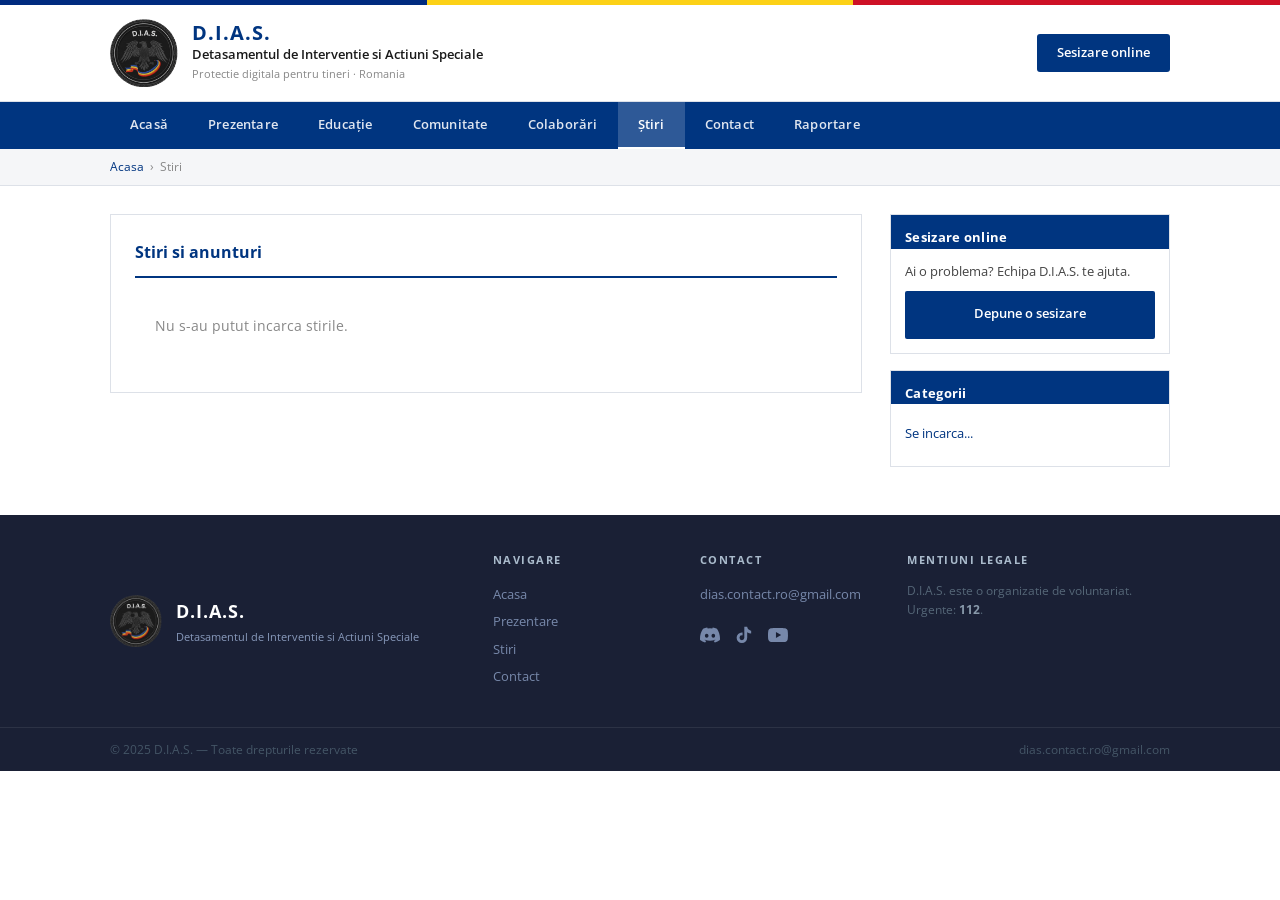
<file: stiri.html>
<!DOCTYPE html>
<html lang="ro">
<head>
    <meta charset="UTF-8">
    <meta name="viewport" content="width=device-width, initial-scale=1.0">
    <title>Stiri — D.I.A.S.</title>
    <link rel="preconnect" href="https://fonts.googleapis.com">
    <link href="https://fonts.googleapis.com/css2?family=Open+Sans:wght@400;600;700&display=swap" rel="stylesheet">
    <link rel="stylesheet" href="style.css">
</head>
<body>
<div class="tricolor"><div class="tc-blue"></div><div class="tc-yellow"></div><div class="tc-red"></div></div>
<header class="header">
    <div class="wrap header-inner">
        <a href="index.html" class="logo">
            <img src="assets/dias-logo.png" alt="D.I.A.S.">
            <div class="logo-text">
                <div class="logo-name">D.I.A.S.</div>
                <div class="logo-full">Detasamentul de Interventie si Actiuni Speciale</div>
                <div class="logo-sub">Protectie digitala pentru tineri &middot; Romania</div>
            </div>
        </a>
        <div class="header-right"><a href="contact.html" class="header-sesizare">Sesizare online</a></div>
    </div>
</header>
<nav class="nav">
    <div class="wrap nav-inner">
        <a href="index.html" class="nav-link">Acasă</a>
        <a href="despre.html" class="nav-link">Prezentare</a>
        <a href="educatie.html" class="nav-link">Educație</a>
        <a href="comunitate.html" class="nav-link">Comunitate</a>
        <a href="colaborari.html" class="nav-link">Colaborări</a>
        <a href="stiri.html" class="nav-link active">Știri</a>
        <a href="contact.html" class="nav-link">Contact</a>
        <a href="sesizare.html" class="nav-link">Raportare</a>
    </div>
</nav>
<div class="page-bar"><div class="wrap page-bar-inner"><a href="index.html">Acasa</a><span class="pb-sep">&rsaquo;</span><span>Stiri</span></div></div>

<div class="wrap main-layout">
    <main class="main-content">
        <section class="content-block">
            <h2 class="block-title">Stiri si anunturi</h2>
            <div id="stiri-container">
                <div style="padding:20px;color:#888;">Se incarca stirile...</div>
            </div>
        </section>
    </main>
    <aside class="sidebar">
        <div class="side-widget">
            <div class="side-widget-title">Sesizare online</div>
            <p>Ai o problema? Echipa D.I.A.S. te ajuta.</p>
            <a href="contact.html" class="side-btn">Depune o sesizare</a>
        </div>
        <div class="side-widget" id="categorii-widget">
            <div class="side-widget-title">Categorii</div>
            <ul class="side-links" id="categorii-list">
                <li><a href="#" onclick="filtreaza('toate');return false;">Se incarca...</a></li>
            </ul>
        </div>
    </aside>
</div>

<footer class="footer">
    <div class="footer-top">
        <div class="wrap footer-top-inner">
            <div class="footer-brand"><img src="assets/dias-logo.png" alt="D.I.A.S." class="footer-logo"><div><div class="footer-brand-name">D.I.A.S.</div><div class="footer-brand-sub">Detasamentul de Interventie si Actiuni Speciale</div></div></div>
            <div class="footer-nav"><div class="footer-nav-title">Navigare</div><a href="index.html">Acasa</a><a href="despre.html">Prezentare</a><a href="stiri.html">Stiri</a><a href="contact.html">Contact</a></div>
            <div class="footer-nav"><div class="footer-nav-title">Contact</div><a href="mailto:dias.contact.ro@gmail.com">dias.contact.ro@gmail.com</a>
                <div class="footer-social">
                    <a href="https://discord.gg/egsZMS3j5e" target="_blank" title="Discord">
                        <svg viewBox="0 0 24 24" fill="currentColor"><path d="M20.317 4.37a19.791 19.791 0 0 0-4.885-1.515.074.074 0 0 0-.079.037c-.21.375-.444.864-.608 1.25a18.27 18.27 0 0 0-5.487 0 12.64 12.64 0 0 0-.617-1.25.077.077 0 0 0-.079-.037A19.736 19.736 0 0 0 3.677 4.37a.07.07 0 0 0-.032.027C.533 9.046-.32 13.58.099 18.057a.082.082 0 0 0 .031.057 19.9 19.9 0 0 0 5.993 3.03.078.078 0 0 0 .084-.028c.462-.63.874-1.295 1.226-1.994a.076.076 0 0 0-.041-.106 13.107 13.107 0 0 1-1.872-.892.077.077 0 0 1-.008-.128 10.2 10.2 0 0 0 .372-.292.074.074 0 0 1 .077-.01c3.928 1.793 8.18 1.793 12.062 0a.074.074 0 0 1 .078.01c.12.098.246.198.373.292a.077.077 0 0 1-.006.127 12.299 12.299 0 0 1-1.873.892.077.077 0 0 0-.041.107c.36.698.772 1.362 1.225 1.993a.076.076 0 0 0 .084.028 19.839 19.839 0 0 0 6.002-3.03.077.077 0 0 0 .032-.054c.5-5.177-.838-9.674-3.549-13.66a.061.061 0 0 0-.031-.03zM8.02 15.33c-1.183 0-2.157-1.085-2.157-2.419 0-1.333.956-2.419 2.157-2.419 1.21 0 2.176 1.096 2.157 2.42 0 1.333-.956 2.418-2.157 2.418zm7.975 0c-1.183 0-2.157-1.085-2.157-2.419 0-1.333.955-2.419 2.157-2.419 1.21 0 2.176 1.096 2.157 2.42 0 1.333-.946 2.418-2.157 2.418z"/></svg>
                    </a>
                    <a href="https://www.tiktok.com/@dias60913" target="_blank" title="TikTok">
                        <svg viewBox="0 0 24 24" fill="currentColor"><path d="M19.59 6.69a4.83 4.83 0 0 1-3.77-4.25V2h-3.45v13.67a2.89 2.89 0 0 1-2.88 2.5 2.89 2.89 0 0 1-2.89-2.89 2.89 2.89 0 0 1 2.89-2.89c.28 0 .54.04.79.1V9.01a6.33 6.33 0 0 0-.79-.05 6.34 6.34 0 0 0-6.34 6.34 6.34 6.34 0 0 0 6.34 6.34 6.34 6.34 0 0 0 6.33-6.34V8.69a8.14 8.14 0 0 0 4.77 1.52V6.75a4.85 4.85 0 0 1-1-.06z"/></svg>
                    </a>
                    <a href="https://www.youtube.com/@D.I.A.S-y3lda" target="_blank" title="YouTube">
                        <svg viewBox="0 0 24 24" fill="currentColor"><path d="M23.498 6.186a3.016 3.016 0 0 0-2.122-2.136C19.505 3.545 12 3.545 12 3.545s-7.505 0-9.377.505A3.017 3.017 0 0 0 .502 6.186C0 8.07 0 12 0 12s0 3.93.502 5.814a3.016 3.016 0 0 0 2.122 2.136c1.871.505 9.376.505 9.376.505s7.505 0 9.377-.505a3.015 3.015 0 0 0 2.122-2.136C24 15.93 24 12 24 12s0-3.93-.502-5.814zM9.545 15.568V8.432L15.818 12l-6.273 3.568z"/></svg>
                    </a>
                </div></div>
            <div class="footer-nav"><div class="footer-nav-title">Mentiuni legale</div><p>D.I.A.S. este o organizatie de voluntariat. Urgente: <strong>112</strong>.</p></div>
        </div>
    </div>
    <div class="footer-bottom"><div class="wrap footer-bottom-inner"><span>&copy; 2025 D.I.A.S. &mdash; Toate drepturile rezervate</span><span>dias.contact.ro@gmail.com</span></div></div>
</footer>

<script>
var toateStirile = [];

function incarcaStiri() {
    fetch('https://raw.githubusercontent.com/diasromania/dias_site/main/stiri.json?t=' + Date.now())
        .then(function(r) { return r.json(); })
        .then(function(stiri) {
            toateStirile = stiri;
            afiseazaStiri(stiri);
            construiesteCateg(stiri);
        })
        .catch(function() {
            document.getElementById('stiri-container').innerHTML = '<p style="color:#888;padding:20px;">Nu s-au putut incarca stirile.</p>';
        });
}

function afiseazaStiri(stiri) {
    var el = document.getElementById('stiri-container');
    if (!stiri.length) {
        el.innerHTML = '<p style="color:#888;padding:20px;">Nu exista stiri momentan.</p>';
        return;
    }
    el.innerHTML = stiri.map(function(s) {
        return '<article class="article">' +
            '<div class="article-meta">' +
                '<span class="article-date">' + s.data + '</span>' +
                '<span class="article-cat">' + s.categorie + '</span>' +
            '</div>' +
            '<h3 class="article-title">' + s.titlu + '</h3>' +
            '<p>' + s.continut + '</p>' +
        '</article>';
    }).join('');
}

function construiesteCateg(stiri) {
    var cats = [];
    stiri.forEach(function(s) { if (cats.indexOf(s.categorie) === -1) cats.push(s.categorie); });
    var ul = document.getElementById('categorii-list');
    ul.innerHTML = '<li><a href="#" onclick="filtreaza(\'toate\');return false;">Toate (' + stiri.length + ')</a></li>' +
        cats.map(function(c) {
            var cnt = stiri.filter(function(s) { return s.categorie === c; }).length;
            return '<li><a href="#" onclick="filtreaza(\'' + c + '\');return false;">' + c + ' (' + cnt + ')</a></li>';
        }).join('');
}

function filtreaza(cat) {
    if (cat === 'toate') afiseazaStiri(toateStirile);
    else afiseazaStiri(toateStirile.filter(function(s) { return s.categorie === cat; }));
}

incarcaStiri();
</script>
</body>
</html>
</file>
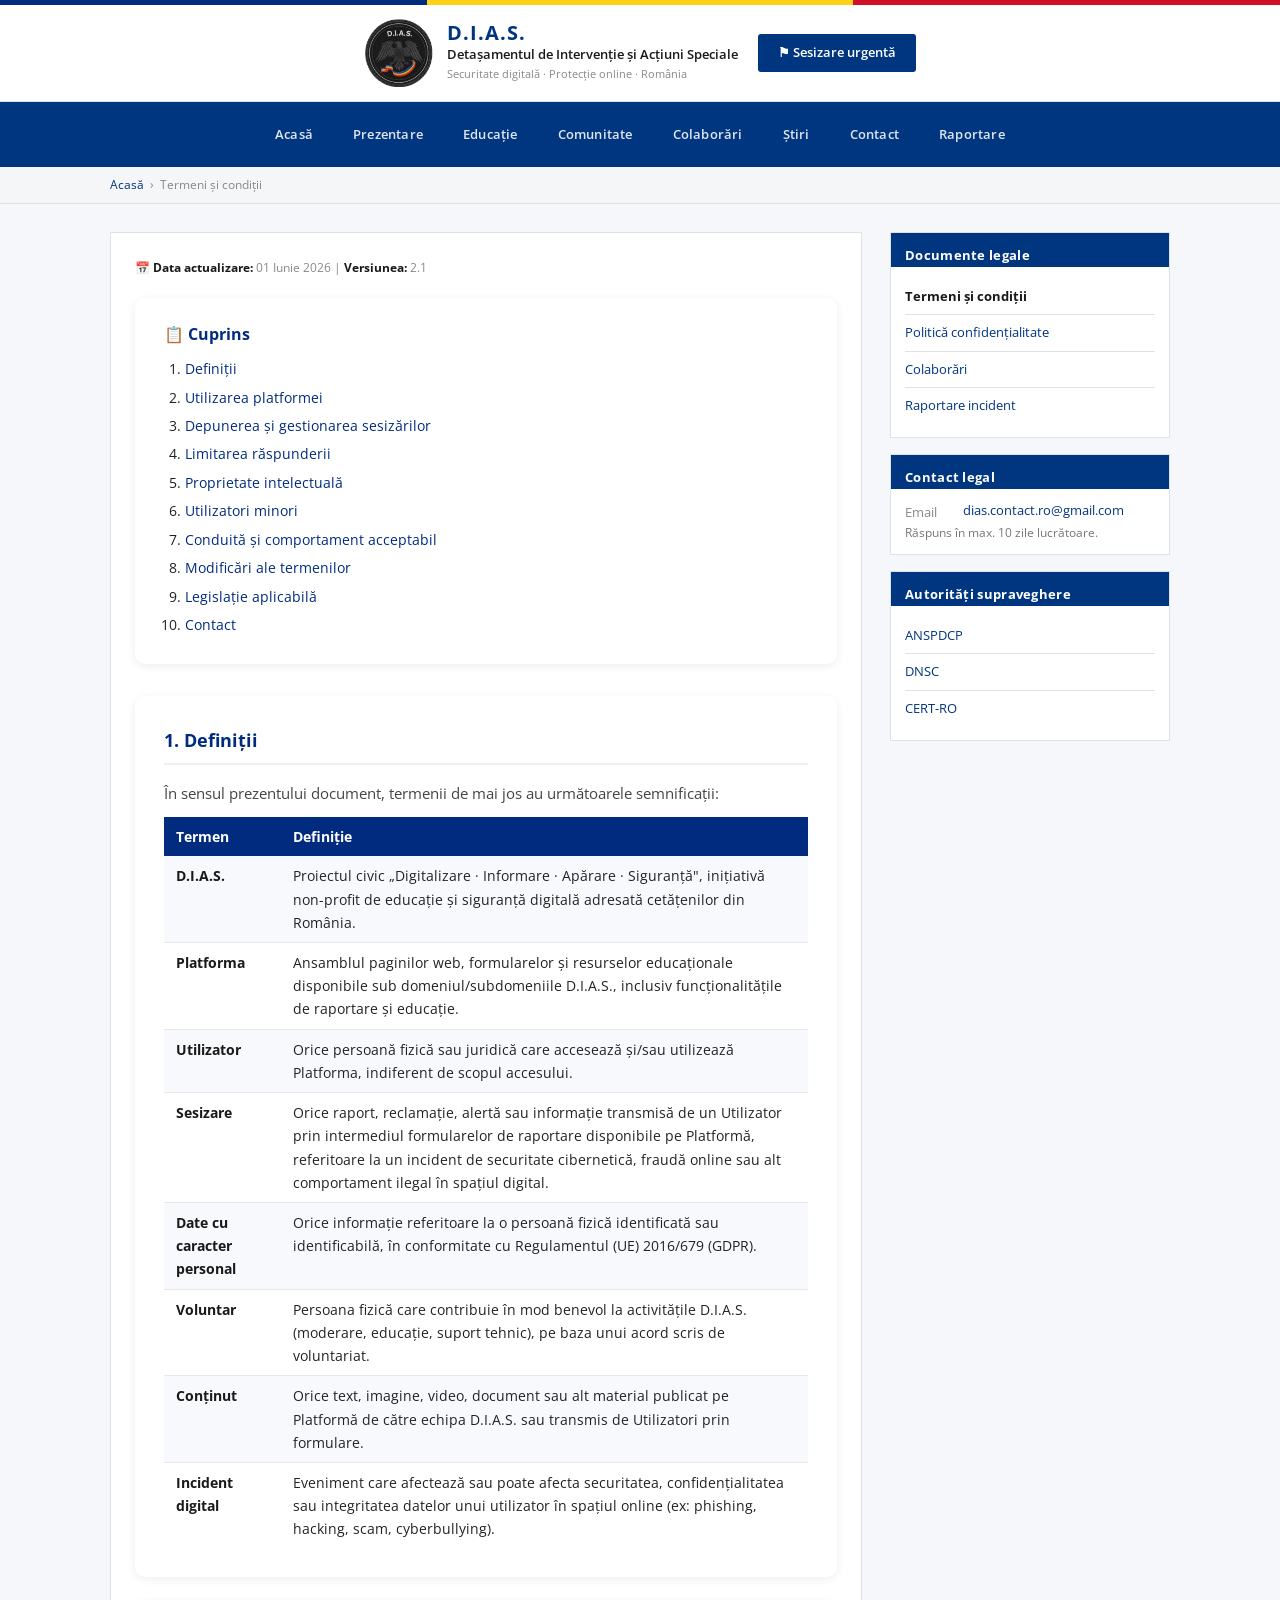
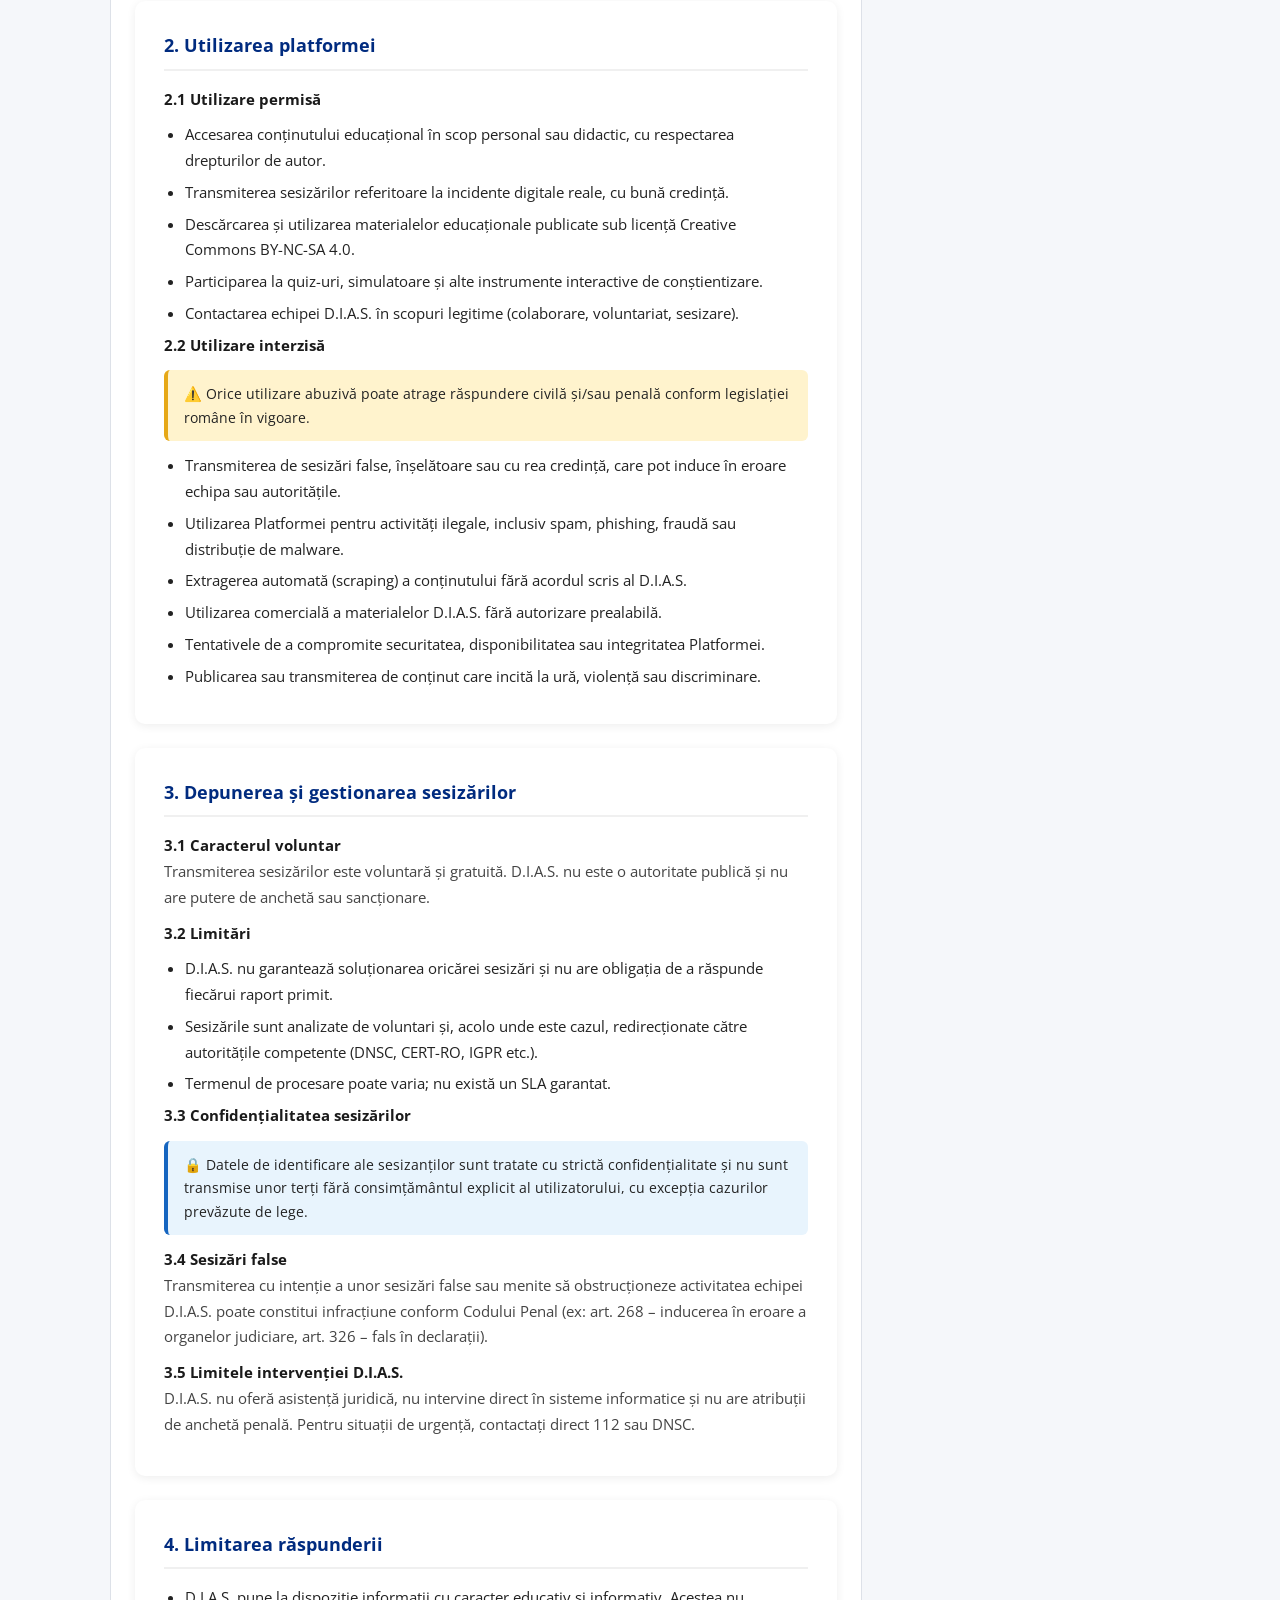
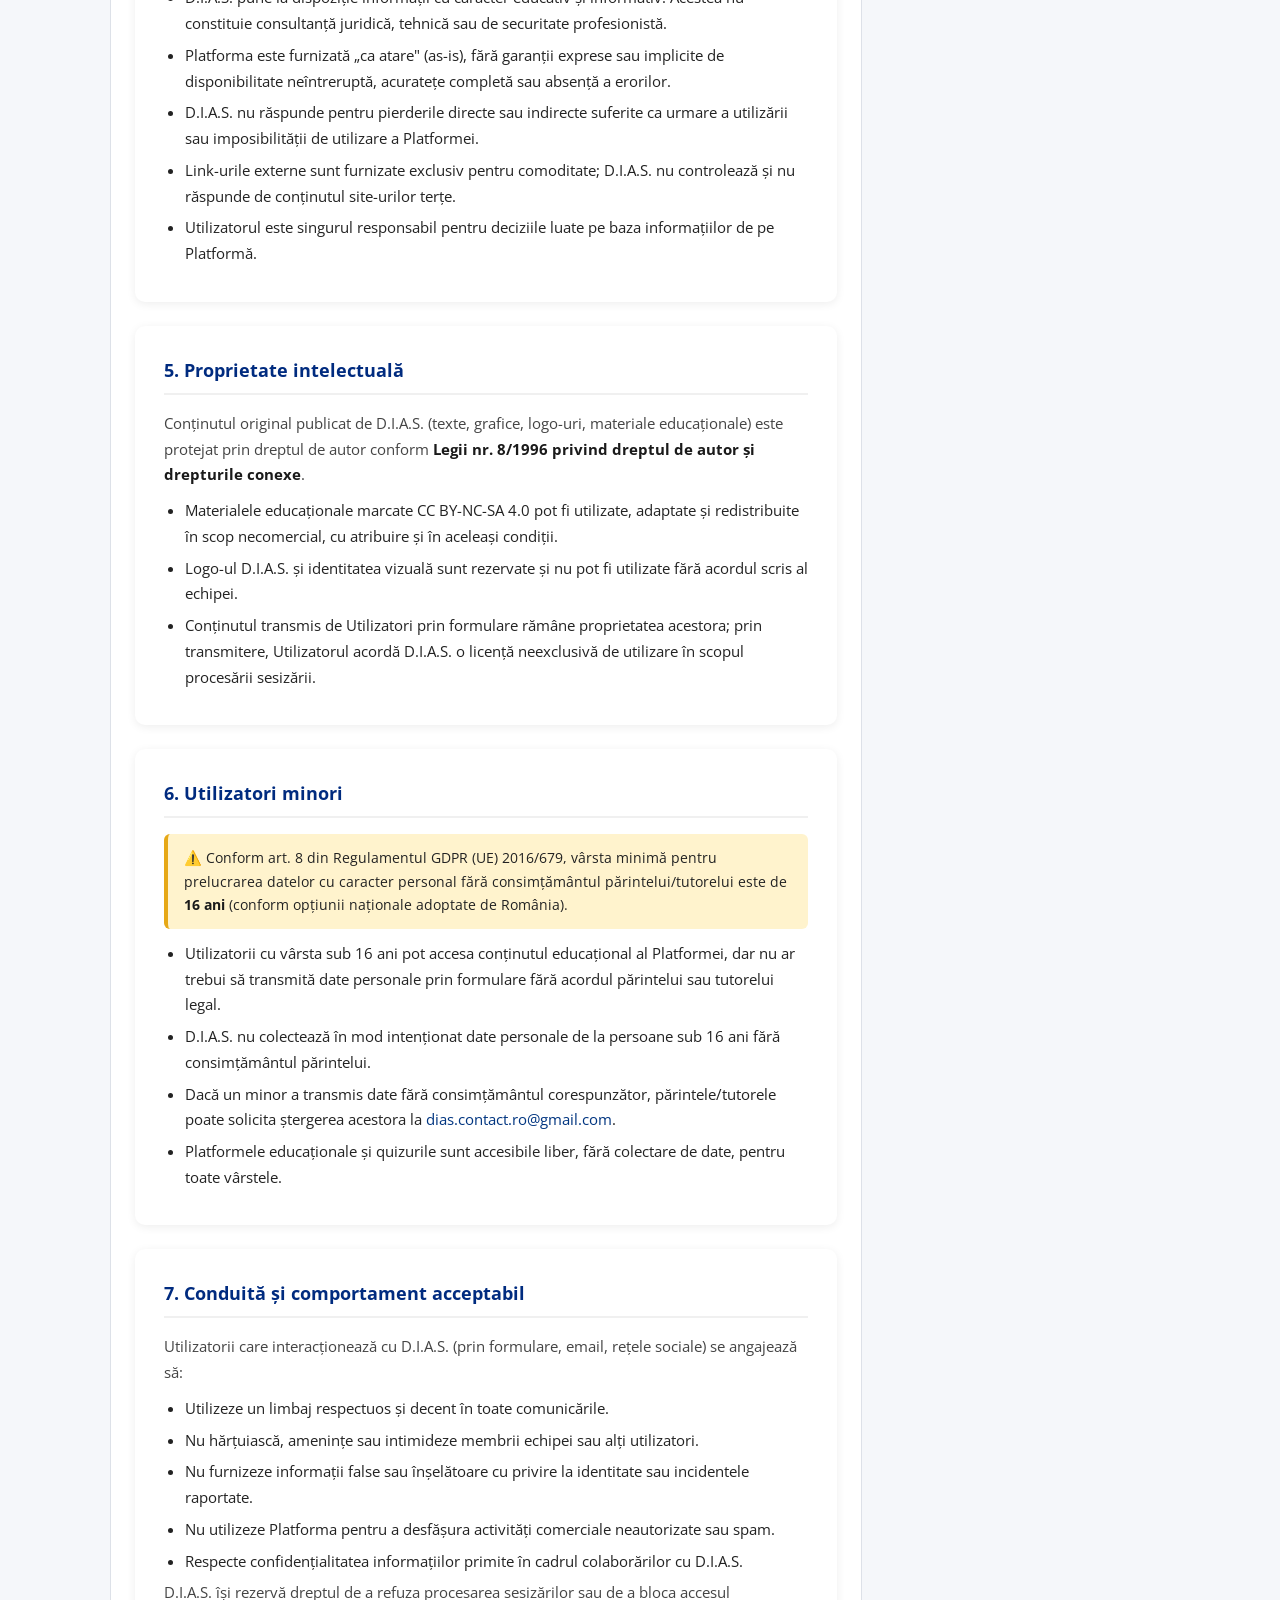
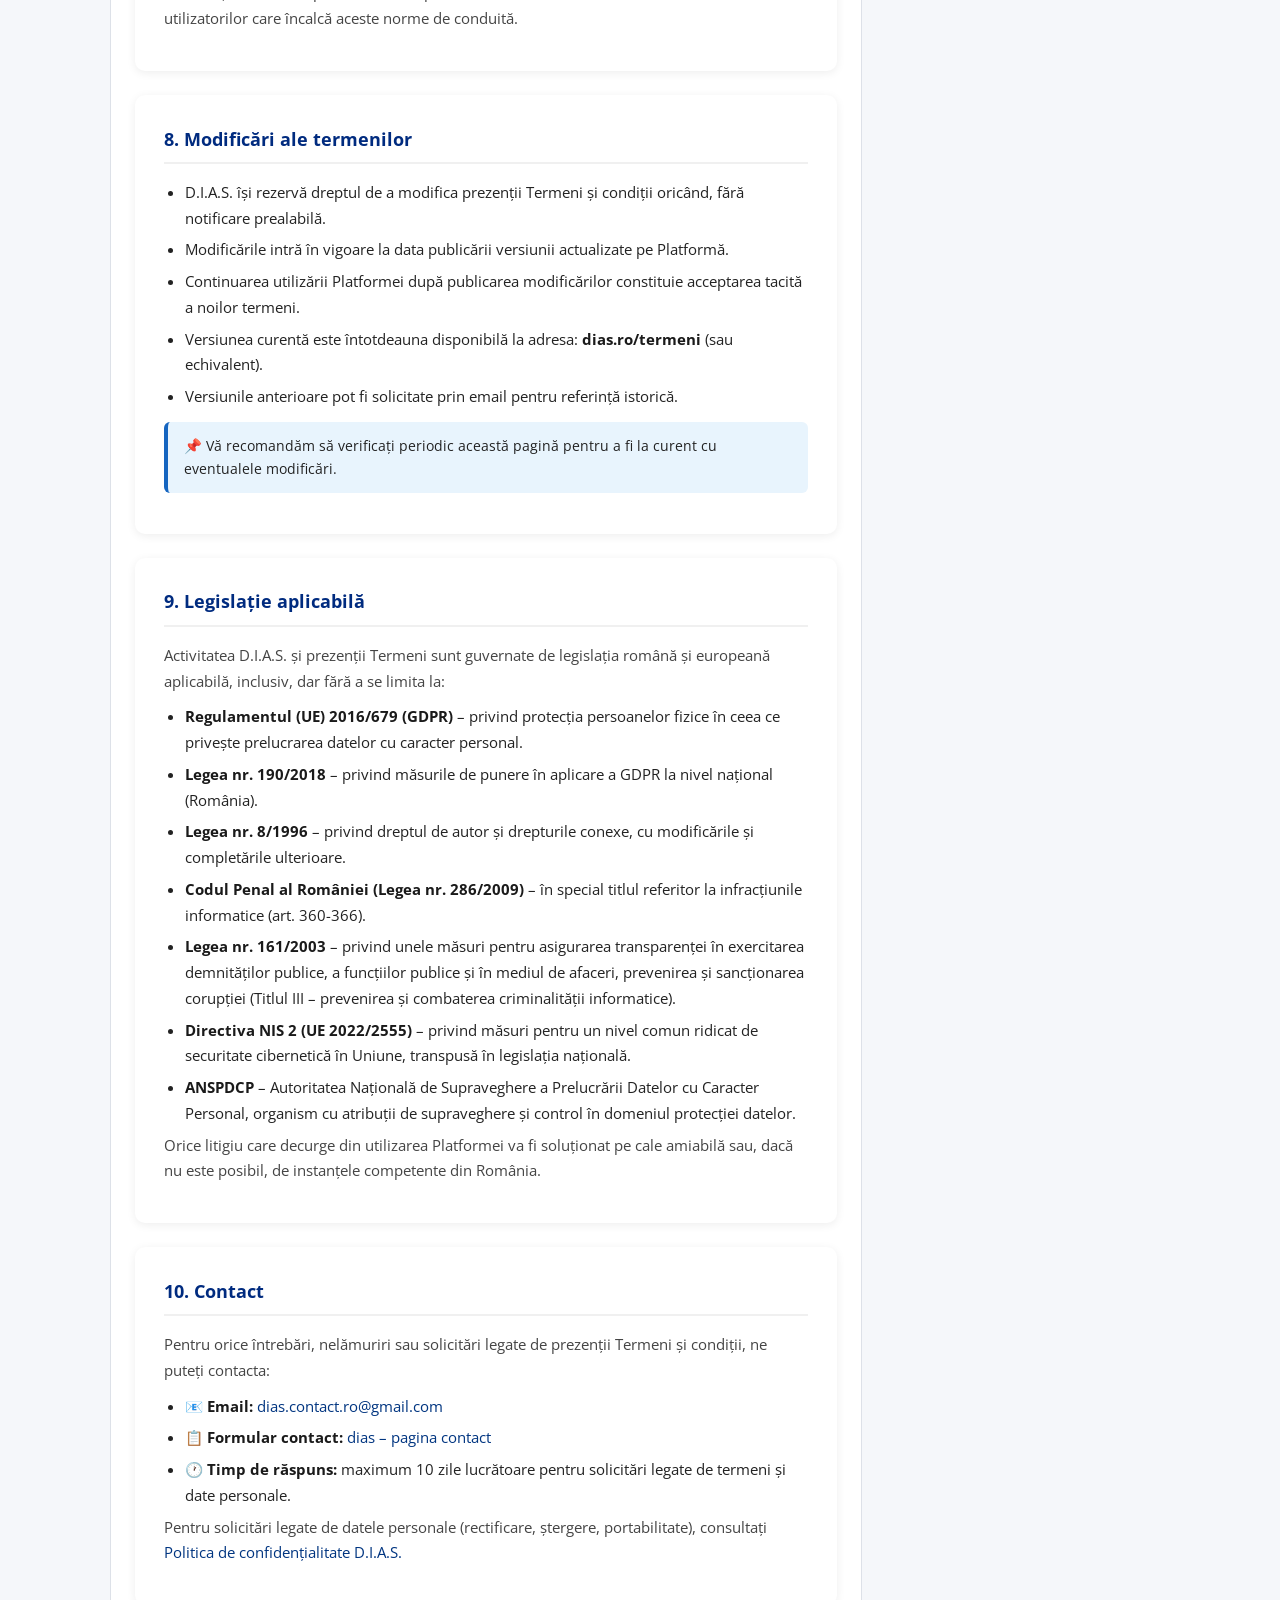
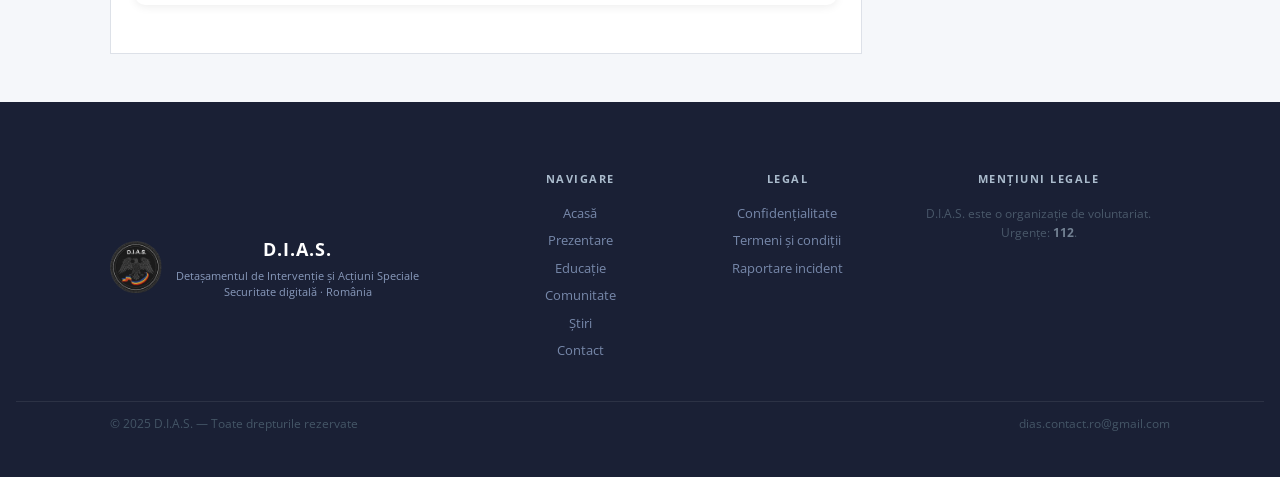
<file: termeni.html>
<!DOCTYPE html>
<html lang="ro">
<head>
  <meta charset="UTF-8" />
  <meta name="viewport" content="width=device-width, initial-scale=1.0" />
  <title>Termeni și condiții – D.I.A.S.</title>
  <link rel="stylesheet" href="style.css" />
  <link href="https://fonts.googleapis.com/css2?family=Open+Sans:wght@400;600;700&display=swap" rel="stylesheet" />
  <style>
    body { font-family: 'Open Sans', sans-serif; margin: 0; background: #f5f7fa; color: #222; }
    .tricolor-bar { height: 6px; background: linear-gradient(to right, #002B7F 33.3%, #FCD116 33.3% 66.6%, #CE1126 66.6%); }
    header { background: #002B7F; color: #fff; padding: 0 2rem; display: flex; align-items: center; justify-content: space-between; flex-wrap: wrap; }
    .logo-area { display: flex; align-items: center; gap: 14px; padding: 12px 0; }
    .logo-icon { width: 52px; height: 52px; background: #FCD116; border-radius: 50%; display: flex; align-items: center; justify-content: center; font-weight: 700; font-size: 1.1rem; color: #002B7F; }
    .logo-text h1 { margin: 0; font-size: 1.4rem; letter-spacing: 2px; }
    .logo-text p { margin: 0; font-size: 0.75rem; opacity: .8; }
    nav { display: flex; flex-wrap: wrap; gap: 4px; padding: 10px 0; }
    nav a { color: #fff; text-decoration: none; padding: 7px 13px; border-radius: 4px; font-size: 0.9rem; transition: background .2s; }
    nav a:hover, nav a.active { background: rgba(255,255,255,0.15); }
    nav a.nav-report { background: #CE1126; border-radius: 4px; }
    nav a.nav-report:hover { background: #a50e1e; }
    .hero { background: linear-gradient(135deg, #002B7F 0%, #1a4fa8 60%, #1565c0 100%); color: #fff; padding: 50px 2rem 40px; text-align: center; }
    .hero h2 { font-size: 2rem; margin: 0 0 10px; }
    .hero p { font-size: 0.95rem; opacity: .85; margin: 0; }
    .page-wrap { max-width: 1200px; margin: 0 auto; padding: 2rem 1.5rem; display: grid; grid-template-columns: 1fr 300px; gap: 2rem; }
    @media(max-width:900px){ .page-wrap { grid-template-columns: 1fr; } }
    .meta-bar { background: #fff3cd; border-left: 4px solid #FCD116; padding: 10px 16px; border-radius: 6px; margin-bottom: 1.5rem; font-size: 0.88rem; }
    /* TOC */
    .toc { background: #fff; border-radius: 10px; padding: 1.4rem 1.8rem; box-shadow: 0 2px 10px rgba(0,0,0,.07); margin-bottom: 2rem; }
    .toc h3 { margin: 0 0 10px; color: #002B7F; font-size: 1rem; }
    .toc ol { margin: 0; padding-left: 1.3rem; }
    .toc ol li { margin-bottom: 5px; }
    .toc a { color: #002B7F; font-size: 0.89rem; text-decoration: none; }
    .toc a:hover { text-decoration: underline; }
    /* Sections */
    .tc-section { background: #fff; border-radius: 10px; padding: 1.8rem; box-shadow: 0 2px 10px rgba(0,0,0,.07); margin-bottom: 1.5rem; }
    .tc-section h2 { margin: 0 0 1rem; color: #002B7F; font-size: 1.15rem; padding-bottom: 8px; border-bottom: 2px solid #f0f0f0; }
    .tc-section p, .tc-section li { line-height: 1.75; font-size: 0.92rem; }
    .tc-section ul, .tc-section ol { padding-left: 1.3rem; }
    .tc-section li { margin-bottom: 6px; }
    /* Table */
    table { width: 100%; border-collapse: collapse; margin-top: 8px; font-size: 0.88rem; }
    th { background: #002B7F; color: #fff; padding: 8px 12px; text-align: left; }
    td { padding: 8px 12px; border-bottom: 1px solid #e8e8e8; vertical-align: top; }
    tr:last-child td { border-bottom: none; }
    tr:nth-child(even) td { background: #f7f9fc; }
    /* Sidebar */
    .sidebar-widget { background: #fff; border-radius: 10px; padding: 1.3rem; box-shadow: 0 2px 10px rgba(0,0,0,.07); margin-bottom: 1.4rem; }
    .sidebar-widget h4 { margin: 0 0 10px; font-size: 0.98rem; color: #002B7F; border-bottom: 2px solid #FCD116; padding-bottom: 6px; }
    .sidebar-widget ul { margin: 0; padding: 0 0 0 1.1rem; }
    .sidebar-widget ul li { font-size: 0.87rem; margin-bottom: 7px; line-height: 1.5; }
    .sidebar-widget a { color: #002B7F; text-decoration: none; }
    .sidebar-widget a:hover { text-decoration: underline; }
    .highlight-box { background: #e8f4fd; border-left: 4px solid #1565c0; border-radius: 6px; padding: 12px 16px; margin: 12px 0; font-size: 0.89rem; }
    .warning-box { background: #fff3cd; border-left: 4px solid #e6a817; border-radius: 6px; padding: 12px 16px; margin: 12px 0; font-size: 0.89rem; }
    footer { background: #002B7F; color: #fff; text-align: center; padding: 2rem 1rem; margin-top: 2rem; }
    footer p { margin: 4px 0; font-size: 0.85rem; opacity: .8; }
    footer a { color: #FCD116; text-decoration: none; }
  </style>
</head>
<body>
<div class="tricolor"><div class="tc-blue"></div><div class="tc-yellow"></div><div class="tc-red"></div></div>
<header class="header">
    <div class="wrap header-inner">
        <a href="index.html" class="logo">
            <img src="assets/dias-logo.png" alt="D.I.A.S.">
            <div class="logo-text">
                <div class="logo-name">D.I.A.S.</div>
                <div class="logo-full">Detașamentul de Intervenție și Acțiuni Speciale</div>
                <div class="logo-sub">Securitate digitală · Protecție online · România</div>
            </div>
        </a>
        <div class="header-right"><a href="sesizare.html" class="header-sesizare">⚑ Sesizare urgentă</a></div>
    </div>
</header>
<nav class="nav">
    <div class="wrap nav-inner">
        <a href="index.html" class="nav-link">Acasă</a>
        <a href="despre.html" class="nav-link">Prezentare</a>
        <a href="educatie.html" class="nav-link">Educație</a>
        <a href="comunitate.html" class="nav-link">Comunitate</a>
        <a href="colaborari.html" class="nav-link">Colaborări</a>
        <a href="stiri.html" class="nav-link">Știri</a>
        <a href="contact.html" class="nav-link">Contact</a>
        <a href="sesizare.html" class="nav-link">Raportare</a>
    </div>
</nav>
<div class="page-bar"><div class="wrap page-bar-inner"><a href="index.html">Acasă</a><span class="pb-sep">›</span><span>Termeni și condiții</span></div></div>

<div class="wrap main-layout">
<main class="main-content">
<section class="content-block">
<p style="font-size:12px;color:var(--text3);margin-bottom:20px;">📅 <strong>Data actualizare:</strong> 01 Iunie 2026 | <strong>Versiunea:</strong> 2.1</p>

      <!-- TOC -->
      <div class="toc">
        <h3>📋 Cuprins</h3>
        <ol>
          <li><a href="#definitii">Definiții</a></li>
          <li><a href="#utilizare">Utilizarea platformei</a></li>
          <li><a href="#sesizari">Depunerea și gestionarea sesizărilor</a></li>
          <li><a href="#raspundere">Limitarea răspunderii</a></li>
          <li><a href="#proprietate">Proprietate intelectuală</a></li>
          <li><a href="#minori">Utilizatori minori</a></li>
          <li><a href="#conduita">Conduită și comportament acceptabil</a></li>
          <li><a href="#modificari">Modificări ale termenilor</a></li>
          <li><a href="#legislatie">Legislație aplicabilă</a></li>
          <li><a href="#contact-tc">Contact</a></li>
        </ol>
      </div>

      <!-- 1. Definitii -->
      <div class="tc-section" id="definitii">
        <h2>1. Definiții</h2>
        <p>În sensul prezentului document, termenii de mai jos au următoarele semnificații:</p>
        <table>
          <tr><th>Termen</th><th>Definiție</th></tr>
          <tr><td><strong>D.I.A.S.</strong></td><td>Proiectul civic „Digitalizare · Informare · Apărare · Siguranță", inițiativă non-profit de educație și siguranță digitală adresată cetățenilor din România.</td></tr>
          <tr><td><strong>Platforma</strong></td><td>Ansamblul paginilor web, formularelor și resurselor educaționale disponibile sub domeniul/subdomeniile D.I.A.S., inclusiv funcționalitățile de raportare și educație.</td></tr>
          <tr><td><strong>Utilizator</strong></td><td>Orice persoană fizică sau juridică care accesează și/sau utilizează Platforma, indiferent de scopul accesului.</td></tr>
          <tr><td><strong>Sesizare</strong></td><td>Orice raport, reclamație, alertă sau informație transmisă de un Utilizator prin intermediul formularelor de raportare disponibile pe Platformă, referitoare la un incident de securitate cibernetică, fraudă online sau alt comportament ilegal în spațiul digital.</td></tr>
          <tr><td><strong>Date cu caracter personal</strong></td><td>Orice informație referitoare la o persoană fizică identificată sau identificabilă, în conformitate cu Regulamentul (UE) 2016/679 (GDPR).</td></tr>
          <tr><td><strong>Voluntar</strong></td><td>Persoana fizică care contribuie în mod benevol la activitățile D.I.A.S. (moderare, educație, suport tehnic), pe baza unui acord scris de voluntariat.</td></tr>
          <tr><td><strong>Conținut</strong></td><td>Orice text, imagine, video, document sau alt material publicat pe Platformă de către echipa D.I.A.S. sau transmis de Utilizatori prin formulare.</td></tr>
          <tr><td><strong>Incident digital</strong></td><td>Eveniment care afectează sau poate afecta securitatea, confidențialitatea sau integritatea datelor unui utilizator în spațiul online (ex: phishing, hacking, scam, cyberbullying).</td></tr>
        </table>
      </div>

      <!-- 2. Utilizarea platformei -->
      <div class="tc-section" id="utilizare">
        <h2>2. Utilizarea platformei</h2>
        <p><strong>2.1 Utilizare permisă</strong></p>
        <ul>
          <li>Accesarea conținutului educațional în scop personal sau didactic, cu respectarea drepturilor de autor.</li>
          <li>Transmiterea sesizărilor referitoare la incidente digitale reale, cu bună credință.</li>
          <li>Descărcarea și utilizarea materialelor educaționale publicate sub licență Creative Commons BY-NC-SA 4.0.</li>
          <li>Participarea la quiz-uri, simulatoare și alte instrumente interactive de conștientizare.</li>
          <li>Contactarea echipei D.I.A.S. în scopuri legitime (colaborare, voluntariat, sesizare).</li>
        </ul>
        <p><strong>2.2 Utilizare interzisă</strong></p>
        <div class="warning-box">⚠️ Orice utilizare abuzivă poate atrage răspundere civilă și/sau penală conform legislației române în vigoare.</div>
        <ul>
          <li>Transmiterea de sesizări false, înșelătoare sau cu rea credință, care pot induce în eroare echipa sau autoritățile.</li>
          <li>Utilizarea Platformei pentru activități ilegale, inclusiv spam, phishing, fraudă sau distribuție de malware.</li>
          <li>Extragerea automată (scraping) a conținutului fără acordul scris al D.I.A.S.</li>
          <li>Utilizarea comercială a materialelor D.I.A.S. fără autorizare prealabilă.</li>
          <li>Tentativele de a compromite securitatea, disponibilitatea sau integritatea Platformei.</li>
          <li>Publicarea sau transmiterea de conținut care incită la ură, violență sau discriminare.</li>
        </ul>
      </div>

      <!-- 3. Sesizari -->
      <div class="tc-section" id="sesizari">
        <h2>3. Depunerea și gestionarea sesizărilor</h2>
        <p><strong>3.1 Caracterul voluntar</strong><br/>Transmiterea sesizărilor este voluntară și gratuită. D.I.A.S. nu este o autoritate publică și nu are putere de anchetă sau sancționare.</p>
        <p><strong>3.2 Limitări</strong></p>
        <ul>
          <li>D.I.A.S. nu garantează soluționarea oricărei sesizări și nu are obligația de a răspunde fiecărui raport primit.</li>
          <li>Sesizările sunt analizate de voluntari și, acolo unde este cazul, redirecționate către autoritățile competente (DNSC, CERT-RO, IGPR etc.).</li>
          <li>Termenul de procesare poate varia; nu există un SLA garantat.</li>
        </ul>
        <p><strong>3.3 Confidențialitatea sesizărilor</strong></p>
        <div class="highlight-box">🔒 Datele de identificare ale sesizanților sunt tratate cu strictă confidențialitate și nu sunt transmise unor terți fără consimțământul explicit al utilizatorului, cu excepția cazurilor prevăzute de lege.</div>
        <p><strong>3.4 Sesizări false</strong><br/>Transmiterea cu intenție a unor sesizări false sau menite să obstrucționeze activitatea echipei D.I.A.S. poate constitui infracțiune conform Codului Penal (ex: art. 268 – inducerea în eroare a organelor judiciare, art. 326 – fals în declarații).</p>
        <p><strong>3.5 Limitele intervenției D.I.A.S.</strong><br/>D.I.A.S. nu oferă asistență juridică, nu intervine direct în sisteme informatice și nu are atribuții de anchetă penală. Pentru situații de urgență, contactați direct 112 sau DNSC.</p>
      </div>

      <!-- 4. Raspundere -->
      <div class="tc-section" id="raspundere">
        <h2>4. Limitarea răspunderii</h2>
        <ul>
          <li>D.I.A.S. pune la dispoziție informații cu caracter educativ și informativ. Acestea nu constituie consultanță juridică, tehnică sau de securitate profesionistă.</li>
          <li>Platforma este furnizată „ca atare" (as-is), fără garanții exprese sau implicite de disponibilitate neîntreruptă, acuratețe completă sau absență a erorilor.</li>
          <li>D.I.A.S. nu răspunde pentru pierderile directe sau indirecte suferite ca urmare a utilizării sau imposibilității de utilizare a Platformei.</li>
          <li>Link-urile externe sunt furnizate exclusiv pentru comoditate; D.I.A.S. nu controlează și nu răspunde de conținutul site-urilor terțe.</li>
          <li>Utilizatorul este singurul responsabil pentru deciziile luate pe baza informațiilor de pe Platformă.</li>
        </ul>
      </div>

      <!-- 5. Proprietate intelectuala -->
      <div class="tc-section" id="proprietate">
        <h2>5. Proprietate intelectuală</h2>
        <p>Conținutul original publicat de D.I.A.S. (texte, grafice, logo-uri, materiale educaționale) este protejat prin dreptul de autor conform <strong>Legii nr. 8/1996 privind dreptul de autor și drepturile conexe</strong>.</p>
        <ul>
          <li>Materialele educaționale marcate CC BY-NC-SA 4.0 pot fi utilizate, adaptate și redistribuite în scop necomercial, cu atribuire și în aceleași condiții.</li>
          <li>Logo-ul D.I.A.S. și identitatea vizuală sunt rezervate și nu pot fi utilizate fără acordul scris al echipei.</li>
          <li>Conținutul transmis de Utilizatori prin formulare rămâne proprietatea acestora; prin transmitere, Utilizatorul acordă D.I.A.S. o licență neexclusivă de utilizare în scopul procesării sesizării.</li>
        </ul>
      </div>

      <!-- 6. Minori -->
      <div class="tc-section" id="minori">
        <h2>6. Utilizatori minori</h2>
        <div class="warning-box">⚠️ Conform art. 8 din Regulamentul GDPR (UE) 2016/679, vârsta minimă pentru prelucrarea datelor cu caracter personal fără consimțământul părintelui/tutorelui este de <strong>16 ani</strong> (conform opțiunii naționale adoptate de România).</div>
        <ul>
          <li>Utilizatorii cu vârsta sub 16 ani pot accesa conținutul educațional al Platformei, dar nu ar trebui să transmită date personale prin formulare fără acordul părintelui sau tutorelui legal.</li>
          <li>D.I.A.S. nu colectează în mod intenționat date personale de la persoane sub 16 ani fără consimțământul părintelui.</li>
          <li>Dacă un minor a transmis date fără consimțământul corespunzător, părintele/tutorele poate solicita ștergerea acestora la <a href="mailto:dias.contact.ro@gmail.com">dias.contact.ro@gmail.com</a>.</li>
          <li>Platformele educaționale și quizurile sunt accesibile liber, fără colectare de date, pentru toate vârstele.</li>
        </ul>
      </div>

      <!-- 7. Conduita -->
      <div class="tc-section" id="conduita">
        <h2>7. Conduită și comportament acceptabil</h2>
        <p>Utilizatorii care interacționează cu D.I.A.S. (prin formulare, email, rețele sociale) se angajează să:</p>
        <ul>
          <li>Utilizeze un limbaj respectuos și decent în toate comunicările.</li>
          <li>Nu hărțuiască, amenințe sau intimideze membrii echipei sau alți utilizatori.</li>
          <li>Nu furnizeze informații false sau înșelătoare cu privire la identitate sau incidentele raportate.</li>
          <li>Nu utilizeze Platforma pentru a desfășura activități comerciale neautorizate sau spam.</li>
          <li>Respecte confidențialitatea informațiilor primite în cadrul colaborărilor cu D.I.A.S.</li>
        </ul>
        <p>D.I.A.S. își rezervă dreptul de a refuza procesarea sesizărilor sau de a bloca accesul utilizatorilor care încalcă aceste norme de conduită.</p>
      </div>

      <!-- 8. Modificari -->
      <div class="tc-section" id="modificari">
        <h2>8. Modificări ale termenilor</h2>
        <ul>
          <li>D.I.A.S. își rezervă dreptul de a modifica prezenții Termeni și condiții oricând, fără notificare prealabilă.</li>
          <li>Modificările intră în vigoare la data publicării versiunii actualizate pe Platformă.</li>
          <li>Continuarea utilizării Platformei după publicarea modificărilor constituie acceptarea tacită a noilor termeni.</li>
          <li>Versiunea curentă este întotdeauna disponibilă la adresa: <strong>dias.ro/termeni</strong> (sau echivalent).</li>
          <li>Versiunile anterioare pot fi solicitate prin email pentru referință istorică.</li>
        </ul>
        <div class="highlight-box">📌 Vă recomandăm să verificați periodic această pagină pentru a fi la curent cu eventualele modificări.</div>
      </div>

      <!-- 9. Legislatie -->
      <div class="tc-section" id="legislatie">
        <h2>9. Legislație aplicabilă</h2>
        <p>Activitatea D.I.A.S. și prezenții Termeni sunt guvernate de legislația română și europeană aplicabilă, inclusiv, dar fără a se limita la:</p>
        <ul>
          <li><strong>Regulamentul (UE) 2016/679 (GDPR)</strong> – privind protecția persoanelor fizice în ceea ce privește prelucrarea datelor cu caracter personal.</li>
          <li><strong>Legea nr. 190/2018</strong> – privind măsurile de punere în aplicare a GDPR la nivel național (România).</li>
          <li><strong>Legea nr. 8/1996</strong> – privind dreptul de autor și drepturile conexe, cu modificările și completările ulterioare.</li>
          <li><strong>Codul Penal al României (Legea nr. 286/2009)</strong> – în special titlul referitor la infracțiunile informatice (art. 360-366).</li>
          <li><strong>Legea nr. 161/2003</strong> – privind unele măsuri pentru asigurarea transparenței în exercitarea demnităților publice, a funcțiilor publice și în mediul de afaceri, prevenirea și sancționarea corupției (Titlul III – prevenirea și combaterea criminalității informatice).</li>
          <li><strong>Directiva NIS 2 (UE 2022/2555)</strong> – privind măsuri pentru un nivel comun ridicat de securitate cibernetică în Uniune, transpusă în legislația națională.</li>
          <li><strong>ANSPDCP</strong> – Autoritatea Națională de Supraveghere a Prelucrării Datelor cu Caracter Personal, organism cu atribuții de supraveghere și control în domeniul protecției datelor.</li>
        </ul>
        <p>Orice litigiu care decurge din utilizarea Platformei va fi soluționat pe cale amiabilă sau, dacă nu este posibil, de instanțele competente din România.</p>
      </div>

      <!-- 10. Contact -->
      <div class="tc-section" id="contact-tc">
        <h2>10. Contact</h2>
        <p>Pentru orice întrebări, nelămuriri sau solicitări legate de prezenții Termeni și condiții, ne puteți contacta:</p>
        <ul>
          <li>📧 <strong>Email:</strong> <a href="mailto:dias.contact.ro@gmail.com">dias.contact.ro@gmail.com</a></li>
          <li>📋 <strong>Formular contact:</strong> <a href="contact.html">dias – pagina contact</a></li>
          <li>🕐 <strong>Timp de răspuns:</strong> maximum 10 zile lucrătoare pentru solicitări legate de termeni și date personale.</li>
        </ul>
        <p>Pentru solicitări legate de datele personale (rectificare, ștergere, portabilitate), consultați <a href="confidentialitate.html">Politica de confidențialitate D.I.A.S.</a></p>
      </div>
    </main>

    <aside class="sidebar">
        <div class="side-widget">
            <div class="side-widget-title">Documente legale</div>
            <ul class="side-links">
                <li><a href="termeni.html"><strong>Termeni și condiții</strong></a></li>
                <li><a href="confidentialitate.html">Politică confidențialitate</a></li>
                <li><a href="colaborari.html">Colaborări</a></li>
                <li><a href="sesizare.html">Raportare incident</a></li>
            </ul>
        </div>
        <div class="side-widget">
            <div class="side-widget-title">Contact legal</div>
            <div class="side-info-row"><span class="si-label">Email</span><a href="mailto:dias.contact.ro@gmail.com">dias.contact.ro@gmail.com</a></div>
            <p style="font-size:12px;color:#777;padding:0 14px 12px;">Răspuns în max. 10 zile lucrătoare.</p>
        </div>
        <div class="side-widget">
            <div class="side-widget-title">Autorități supraveghere</div>
            <ul class="side-links">
                <li><a href="https://www.dataprotection.ro" target="_blank">ANSPDCP</a></li>
                <li><a href="https://dnsc.ro" target="_blank">DNSC</a></li>
                <li><a href="https://cert.ro" target="_blank">CERT-RO</a></li>
            </ul>
        </div>
    </aside>
</div>

<footer class="footer">
    <div class="footer-top"><div class="wrap footer-top-inner">
        <div class="footer-brand"><img src="assets/dias-logo.png" alt="D.I.A.S." class="footer-logo"><div><div class="footer-brand-name">D.I.A.S.</div><div class="footer-brand-sub">Detașamentul de Intervenție și Acțiuni Speciale<br>Securitate digitală · România</div></div></div>
        <div class="footer-nav"><div class="footer-nav-title">Navigare</div><a href="index.html">Acasă</a><a href="despre.html">Prezentare</a><a href="educatie.html">Educație</a><a href="comunitate.html">Comunitate</a><a href="stiri.html">Știri</a><a href="contact.html">Contact</a></div>
        <div class="footer-nav"><div class="footer-nav-title">Legal</div><a href="confidentialitate.html">Confidențialitate</a><a href="termeni.html">Termeni și condiții</a><a href="sesizare.html">Raportare incident</a></div>
        <div class="footer-nav"><div class="footer-nav-title">Mențiuni legale</div><p>D.I.A.S. este o organizație de voluntariat. Urgențe: <strong>112</strong>.</p></div>
    </div></div>
    <div class="footer-bottom"><div class="wrap footer-bottom-inner"><span>© 2025 D.I.A.S. — Toate drepturile rezervate</span><span>dias.contact.ro@gmail.com</span></div></div>
</footer>
</body>
</html>
</file>
<file: style.css>
/* D.I.A.S. — Design oficial inspirat SRI/DIICOT/IPJ */
*, *::before, *::after { box-sizing: border-box; margin: 0; padding: 0; }

:root {
    --blue:    #003580;
    --blue2:   #002660;
    --blue-l:  #e8f0fb;
    --white:   #ffffff;
    --gray:    #f5f6f8;
    --border:  #dde1e8;
    --text:    #1a1a1a;
    --text2:   #444;
    --text3:   #888;
    --red:     #b91c1c;
    --gold:    #f5a623;
}

html { scroll-behavior: smooth; }
body { font-family: 'Open Sans', sans-serif; background: var(--white); color: var(--text); font-size: 14px; line-height: 1.65; }
.wrap { max-width: 1100px; margin: 0 auto; padding: 0 20px; }
a { color: var(--blue); text-decoration: none; }
a:hover { text-decoration: underline; color: var(--blue2); }
p { color: var(--text2); margin-bottom: 10px; }
p:last-child { margin-bottom: 0; }
strong { font-weight: 700; color: var(--text); }

/* TRICOLOR */
.tricolor { display: flex; height: 5px; }
.tc-blue   { flex: 1; background: #002B7F; }
.tc-yellow { flex: 1; background: #FCD116; }
.tc-red    { flex: 1; background: #CE1126; }

/* HEADER */
.header { background: var(--white); padding: 14px 0; border-bottom: 1px solid var(--border); }
.header-inner { display: flex; align-items: center; justify-content: space-between; gap: 20px; }
.logo { display: flex; align-items: center; gap: 14px; }
.logo img { height: 68px; object-fit: contain; flex-shrink: 0; }
.logo-name { font-size: 20px; font-weight: 700; color: var(--blue); letter-spacing: 1px; line-height: 1; }
.logo-full { font-size: 13px; font-weight: 600; color: var(--text); margin-top: 3px; line-height: 1.3; }
.logo-sub  { font-size: 11px; color: var(--text3); margin-top: 2px; }
.header-sesizare {
    display: inline-block; padding: 8px 20px;
    background: var(--blue); color: #fff;
    font-size: 13px; font-weight: 600; border-radius: 3px;
    white-space: nowrap; transition: background .2s;
}
.header-sesizare:hover { background: var(--blue2); text-decoration: none; color: #fff; }

/* NAV */
.nav { background: var(--blue); }
.nav-inner { display: flex; }
.nav-link {
    display: block; padding: 12px 20px;
    font-size: 13px; font-weight: 600; color: rgba(255,255,255,0.88);
    transition: background .15s; letter-spacing: 0.2px;
}
.nav-link:hover { background: rgba(255,255,255,0.12); color: #fff; text-decoration: none; }
.nav-link.active { background: rgba(255,255,255,0.18); color: #fff; border-bottom: 2px solid #fff; }

/* HERO */
.hero {
    position: relative; min-height: 300px;
    background: linear-gradient(135deg, #002060 0%, #003580 50%, #004aab 100%);
    display: flex; align-items: center; overflow: hidden;
}
.hero::before {
    content: '';
    position: absolute; inset: 0;
    background: url("data:image/svg+xml,%3Csvg width='60' height='60' viewBox='0 0 60 60' xmlns='http://www.w3.org/2000/svg'%3E%3Cg fill='none' fill-rule='evenodd'%3E%3Cg fill='%23ffffff' fill-opacity='0.03'%3E%3Cpath d='M36 34v-4h-2v4h-4v2h4v4h2v-4h4v-2h-4zm0-30V0h-2v4h-4v2h4v4h2V6h4V4h-4zM6 34v-4H4v4H0v2h4v4h2v-4h4v-2H6zM6 4V0H4v4H0v2h4v4h2V6h4V4H6z'/%3E%3C/g%3E%3C/g%3E%3C/svg%3E");
}
.hero-overlay { position: absolute; inset: 0; background: rgba(0,0,0,0.15); }
.hero-content { position: relative; z-index: 1; padding: 60px 20px; }
.hero-content h1 {
    font-size: clamp(22px, 3vw, 36px); font-weight: 700;
    color: #fff; line-height: 1.25; margin-bottom: 10px;
}
.hero-content p { font-size: 15px; color: rgba(255,255,255,0.8); margin-bottom: 24px; font-style: italic; }
.hero-btn {
    display: inline-block; padding: 9px 24px;
    background: transparent; border: 1px solid rgba(255,255,255,0.6);
    color: #fff; font-size: 13px; font-weight: 600; border-radius: 3px;
    transition: all .2s;
}
.hero-btn:hover { background: rgba(255,255,255,0.15); text-decoration: none; }
.hero-dots { position: absolute; bottom: 16px; right: 24px; display: flex; gap: 6px; }
.dot { width: 8px; height: 8px; border-radius: 50%; background: rgba(255,255,255,0.35); }
.dot.active { background: #fff; }

/* URGENTA */
.urgenta-bar {
    background: #fef9e7; border-top: 1px solid #f5c518;
    border-bottom: 1px solid #f5c518; padding: 9px 0;
    font-size: 13px; color: var(--text2);
}
.urgenta-bar strong { color: var(--text); }
.urgenta-bar a { color: var(--blue); font-weight: 600; }

/* PAGE BAR */
.page-bar { background: var(--gray); border-bottom: 1px solid var(--border); padding: 8px 0; }
.page-bar-inner { display: flex; align-items: center; gap: 6px; font-size: 12px; color: var(--text3); }
.page-bar-inner a { color: var(--blue); }
.pb-sep { color: var(--text3); }

/* MAIN LAYOUT */
.main-layout { display: grid; grid-template-columns: 1fr 280px; gap: 28px; padding-top: 28px; padding-bottom: 48px; align-items: start; }

/* CONTENT */
.main-content { display: flex; flex-direction: column; gap: 0; }
.content-block { background: var(--white); border: 1px solid var(--border); padding: 24px; margin-bottom: 20px; }
.content-block:last-child { margin-bottom: 0; }
.block-title {
    font-size: 16px; font-weight: 700; color: var(--blue);
    padding-bottom: 10px; margin-bottom: 16px;
    border-bottom: 2px solid var(--blue);
}
.content-block p { font-size: 14px; color: var(--text2); line-height: 1.75; margin-bottom: 10px; }
.content-list { padding-left: 18px; margin: 0; }
.content-list li { font-size: 14px; color: var(--text2); margin-bottom: 7px; line-height: 1.6; }
.view-all { display: inline-block; margin-top: 14px; font-size: 13px; font-weight: 600; color: var(--blue); }

/* NEWS */
.news-items { display: flex; flex-direction: column; }
.news-row {
    display: flex; align-items: flex-start; gap: 14px;
    padding: 14px 0; border-bottom: 1px solid var(--border);
    transition: background .15s; cursor: pointer;
    text-decoration: none; margin: 0 -24px; padding-left: 24px; padding-right: 24px;
}
.news-row:last-child { border-bottom: none; }
.news-row:hover { background: var(--blue-l); text-decoration: none; }
.news-row-date { font-size: 11px; color: var(--text3); white-space: nowrap; min-width: 68px; padding-top: 2px; }
.news-row-title { font-size: 13px; font-weight: 700; color: var(--blue); margin-bottom: 3px; }
.news-row-desc { font-size: 12px; color: var(--text2); line-height: 1.5; }
.news-row-arrow { font-size: 20px; color: var(--text3); margin-left: auto; flex-shrink: 0; padding-left: 8px; }

/* ARTICLE */
.article { padding-bottom: 24px; margin-bottom: 24px; border-bottom: 1px solid var(--border); }
.article:last-child { border-bottom: none; padding-bottom: 0; margin-bottom: 0; }
.article-meta { display: flex; align-items: center; gap: 10px; margin-bottom: 6px; }
.article-date { font-size: 11px; color: var(--text3); text-transform: uppercase; letter-spacing: 0.5px; }
.article-cat { font-size: 10px; font-weight: 700; text-transform: uppercase; letter-spacing: 1px; color: var(--white); background: var(--blue); padding: 2px 8px; border-radius: 2px; }
.article-title { font-size: 16px; font-weight: 700; color: var(--text); margin-bottom: 10px; line-height: 1.35; }
.article p { font-size: 14px; color: var(--text2); line-height: 1.75; margin-bottom: 8px; }

/* FORM */
.form-embed { border: 1px solid var(--border); margin-top: 16px; background: var(--white); }
.form-embed iframe { display: block; }

/* SIDEBAR */
.sidebar { display: flex; flex-direction: column; gap: 16px; }
.side-widget { background: var(--white); border: 1px solid var(--border); }
.side-widget-title {
    background: var(--blue); color: #fff;
    font-size: 13px; font-weight: 700; padding: 9px 14px;
    letter-spacing: 0.3px;
}
.side-widget > p,
.side-widget > a,
.side-widget > ul,
.side-widget > div { padding: 12px 14px 0; }
.side-widget > *:last-child { padding-bottom: 14px; }
.side-widget p { font-size: 13px; color: var(--text2); line-height: 1.6; }
.side-btn {
    display: block; text-align: center; margin: 10px 14px 14px;
    padding: 9px; background: var(--blue); color: #fff;
    font-size: 13px; font-weight: 600; border-radius: 2px;
    transition: background .2s;
}
.side-btn:hover { background: var(--blue2); text-decoration: none; color: #fff; }
.side-info-row { display: flex; gap: 10px; padding: 10px 14px 0; font-size: 13px; align-items: flex-start; }
.si-label { color: var(--text3); white-space: nowrap; min-width: 48px; padding-top: 1px; }
.side-info-row a { color: var(--blue); line-height: 1.4; }
.side-links { list-style: none; padding: 10px 14px 14px; }
.side-links li { border-bottom: 1px solid var(--border); }
.side-links li:last-child { border-bottom: none; }
.side-links a { display: block; padding: 7px 0; font-size: 13px; color: var(--blue); }
.side-links a:hover { text-decoration: underline; }
.urgent-widget .side-widget-title { background: #b91c1c; }
.urgent-widget p { color: var(--text2); }

/* FOOTER */
.footer { background: #1a2035; margin-top: 0; }
.footer-top { padding: 36px 0; border-bottom: 1px solid rgba(255,255,255,0.08); }
.footer-top-inner { display: grid; grid-template-columns: 2fr 1fr 1fr 1.5fr; gap: 32px; }
.footer-brand { display: flex; align-items: center; gap: 14px; }
.footer-logo { height: 52px; object-fit: contain; }
.footer-brand-name { font-size: 18px; font-weight: 700; color: #fff; letter-spacing: 1px; }
.footer-brand-sub { font-size: 11px; color: #8899bb; margin-top: 3px; line-height: 1.4; }
.footer-nav { display: flex; flex-direction: column; }
.footer-nav-title { font-size: 11px; font-weight: 700; text-transform: uppercase; letter-spacing: 1.5px; color: #aabbcc; margin-bottom: 12px; }
.footer-nav a { font-size: 13px; color: #7788aa; padding: 3px 0; transition: color .15s; }
.footer-nav a:hover { color: #fff; text-decoration: none; }
.footer-nav p { font-size: 12px; color: #556677; line-height: 1.6; }
.footer-nav strong { color: #8899aa; }
.footer-bottom { padding: 12px 0; }
.footer-bottom-inner { display: flex; justify-content: space-between; font-size: 12px; color: #445566; }

.footer-social { display: flex; gap: 14px; margin-top: 14px; }
.footer-social a { color: #7788aa; transition: color .2s; display: flex; text-decoration: none; }
.footer-social a:hover { color: #fff; }
.footer-social svg { width: 20px; height: 20px; }

.empty-msg { padding: 24px; text-align: center; color: #888; font-size: 14px; }
.loading { padding: 16px 0; color: #888; font-size: 13px; }
@media (max-width: 900px) {
    .main-layout { grid-template-columns: 1fr; }
    .sidebar { display: grid; grid-template-columns: 1fr 1fr; }
    .footer-top-inner { grid-template-columns: 1fr 1fr; }
    .hero-content h1 { font-size: 22px; }
}
@media (max-width: 600px) {
    .logo img { height: 48px; }
    .logo-full { font-size: 12px; }
    .nav-link { padding: 10px 12px; font-size: 12px; }
    .sidebar { grid-template-columns: 1fr; }
    .footer-top-inner { grid-template-columns: 1fr; gap: 20px; }
    .footer-bottom-inner { flex-direction: column; gap: 4px; }
    .header-sesizare { font-size: 12px; padding: 7px 14px; }
}

/* ── HERO ACTUALIZAT ─────────────────────────────────── */
.hero-badge {
    display: inline-block;
    background: rgba(255,255,255,0.12);
    border: 1px solid rgba(255,255,255,0.25);
    color: rgba(255,255,255,0.85);
    font-size: 11px; font-weight: 700;
    letter-spacing: 2px; text-transform: uppercase;
    padding: 5px 14px; border-radius: 2px;
    margin-bottom: 16px;
}
.hero-btns { display: flex; gap: 12px; flex-wrap: wrap; margin-top: 24px; }
.hero-btn-primary {
    display: inline-block; padding: 11px 28px;
    background: #fff; color: var(--blue);
    font-size: 13px; font-weight: 700; border-radius: 3px;
    transition: all .2s;
}
.hero-btn-primary:hover { background: #e8f0fb; text-decoration: none; color: var(--blue); }
.hero-btn-sec {
    display: inline-block; padding: 11px 28px;
    background: transparent; border: 1px solid rgba(255,255,255,0.5);
    color: #fff; font-size: 13px; font-weight: 600; border-radius: 3px;
    transition: all .2s;
}
.hero-btn-sec:hover { background: rgba(255,255,255,0.12); text-decoration: none; color: #fff; }

/* ── STATISTICI ──────────────────────────────────────── */
.stats-section {
    background: var(--blue);
    padding: 28px 0;
    border-bottom: 3px solid var(--gold);
}
.stats-grid {
    display: grid;
    grid-template-columns: repeat(4, 1fr);
    gap: 0;
}
.stat-card {
    text-align: center;
    padding: 16px 20px;
    border-right: 1px solid rgba(255,255,255,0.15);
}
.stat-card:last-child { border-right: none; }
.stat-number {
    font-size: 2.4rem; font-weight: 800;
    color: #fff; line-height: 1;
    font-variant-numeric: tabular-nums;
}
.stat-label {
    font-size: 13px; font-weight: 600;
    color: rgba(255,255,255,0.85);
    margin-top: 6px;
}
.stat-sub {
    font-size: 11px; color: rgba(255,255,255,0.5);
    margin-top: 3px;
}

/* ── DOMENII GRID ────────────────────────────────────── */
.domenii-grid {
    display: grid;
    grid-template-columns: repeat(3, 1fr);
    gap: 14px;
    margin-top: 4px;
}
.domeniu-card {
    border: 1px solid var(--border);
    padding: 16px 14px;
    background: var(--gray);
    transition: border-color .2s, background .2s;
}
.domeniu-card:hover {
    border-color: var(--blue);
    background: var(--blue-l);
}
.domeniu-icon { font-size: 1.6rem; margin-bottom: 8px; }
.domeniu-title { font-size: 13px; font-weight: 700; color: var(--blue); margin-bottom: 5px; }
.domeniu-desc { font-size: 12px; color: var(--text2); line-height: 1.5; }

/* ── STEPS ───────────────────────────────────────────── */
.steps-list { display: flex; flex-direction: column; gap: 0; }
.step {
    display: flex; align-items: flex-start; gap: 16px;
    padding: 16px 0;
    border-bottom: 1px solid var(--border);
}
.step:last-child { border-bottom: none; padding-bottom: 0; }
.step-num {
    font-size: 1.6rem; font-weight: 800;
    color: var(--blue); opacity: 0.25;
    min-width: 36px; line-height: 1;
    flex-shrink: 0;
}
.step-title { font-size: 14px; font-weight: 700; color: var(--text); margin-bottom: 4px; }
.step-desc { font-size: 13px; color: var(--text2); line-height: 1.6; margin: 0; }

/* ── STATUS WIDGET ───────────────────────────────────── */
.status-list { padding: 10px 14px 14px; display: flex; flex-direction: column; gap: 8px; }
.status-row { display: flex; align-items: center; gap: 9px; font-size: 13px; color: var(--text2); }
.status-dot {
    width: 9px; height: 9px; border-radius: 50%; flex-shrink: 0;
}
.status-dot.green { background: #16a34a; box-shadow: 0 0 5px rgba(22,163,74,0.5); }
.status-dot.yellow { background: #d97706; box-shadow: 0 0 5px rgba(217,119,6,0.5); }
.status-dot.red { background: #dc2626; box-shadow: 0 0 5px rgba(220,38,38,0.5); }
.status-text { font-weight: 600; }

/* ── RESPONSIVE ──────────────────────────────────────── */
@media (max-width: 900px) {
    .stats-grid { grid-template-columns: repeat(2, 1fr); }
    .domenii-grid { grid-template-columns: repeat(2, 1fr); }
}
@media (max-width: 600px) {
    .stats-grid { grid-template-columns: repeat(2, 1fr); }
    .domenii-grid { grid-template-columns: 1fr; }
    .hero-btns { flex-direction: column; }
    .hero-btn-primary, .hero-btn-sec { text-align: center; }
}

/* ── ALERTE BAR ──────────────────────────────────────── */
.alerte-bar {
    background: #1a0000;
    border-bottom: 1px solid #7f1d1d;
    padding: 7px 0;
    overflow: hidden;
}
.alerte-inner {
    display: flex; align-items: center; gap: 14px;
    font-size: 12px;
}
.alerte-label {
    font-weight: 800; color: #fca5a5;
    white-space: nowrap; flex-shrink: 0;
    letter-spacing: 0.5px;
}
.alerte-ticker {
    flex: 1; overflow: hidden;
    display: flex; gap: 40px;
    color: rgba(252,165,165,0.75);
    animation: ticker 18s linear infinite;
    white-space: nowrap;
}
@keyframes ticker {
    0%   { transform: translateX(0); }
    100% { transform: translateX(-50%); }
}
.alerte-link {
    white-space: nowrap; flex-shrink: 0;
    color: #fca5a5; font-weight: 700;
    font-size: 12px; text-decoration: none;
}
.alerte-link:hover { text-decoration: underline; color: #fff; }

/* ── OPERATIUNI ──────────────────────────────────────── */
.operatiuni-list {
    display: flex; flex-direction: column; gap: 0;
}
.op-item {
    display: flex; align-items: flex-start; gap: 14px;
    padding: 16px 0;
    border-bottom: 1px solid var(--border);
}
.op-item:last-child { border-bottom: none; padding-bottom: 0; }
.op-status {
    font-size: 10px; font-weight: 800;
    letter-spacing: 1px; text-transform: uppercase;
    padding: 3px 10px; border-radius: 2px;
    white-space: nowrap; flex-shrink: 0;
    background: #dcfce7; color: #166534;
    margin-top: 2px;
}
.op-activ-badge {
    background: #fff7ed; color: #9a3412;
}
.op-body { flex: 1; min-width: 0; }
.op-title {
    font-size: 13px; font-weight: 700;
    color: var(--text); margin-bottom: 5px;
    font-family: monospace; letter-spacing: 0.2px;
}
.op-desc {
    font-size: 12px; color: var(--text2);
    line-height: 1.6; margin-bottom: 8px;
}
.op-meta {
    display: flex; gap: 16px;
    font-size: 11px; color: var(--text3);
}
.op-meta span { display: flex; align-items: center; gap: 4px; }
</file>
